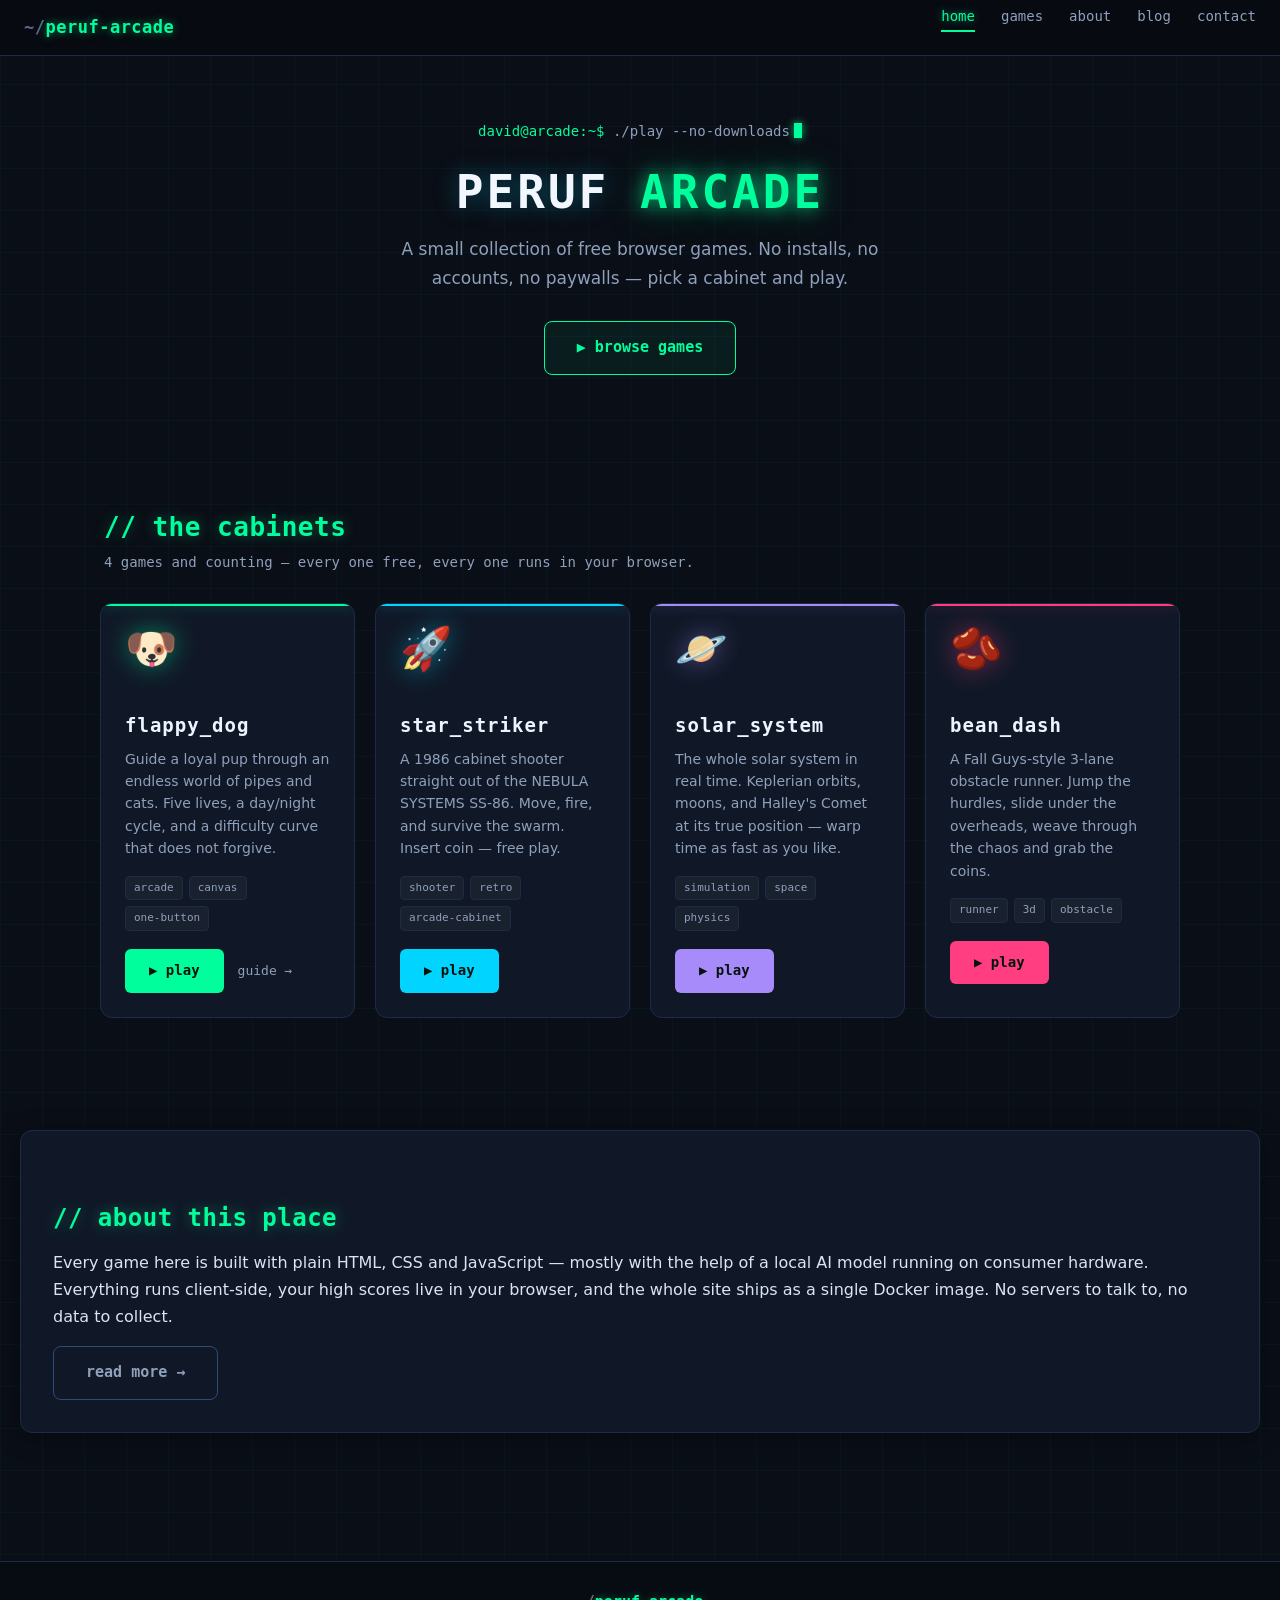
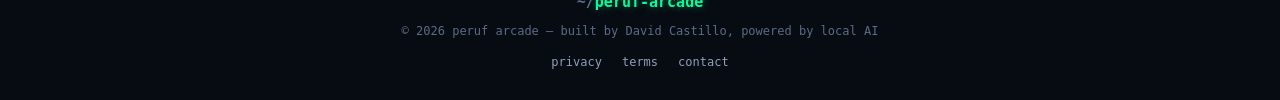
<file: index.html>
<!DOCTYPE html>
<html lang="en">
<head>
<meta charset="UTF-8">
<meta name="viewport" content="width=device-width, initial-scale=1.0">
<title>Peruf Arcade — Free Browser Games | Play Now</title>
<meta name="description" content="A collection of free browser games: Flappy Dog, Star Striker, Solar System Simulator and Bean Dash. No downloads, no installs, no accounts — just pick a game and play.">
<meta name="keywords" content="browser games, free online games, arcade, flappy dog, star striker, bean dash, solar system simulator, canvas games">
<meta name="author" content="David Castillo">
<meta name="robots" content="index, follow, max-snippet:-1, max-image-preview:large, max-video-preview:-1">
<link rel="canonical" href="https://peruf.me/">
<link rel="icon" type="image/png" href="/favicon.png">
<link rel="stylesheet" href="/styles.css">

<meta property="og:type" content="website">
<meta property="og:title" content="Peruf Arcade — Free Browser Games">
<meta property="og:description" content="A small arcade of free browser games. No installs, no accounts — pick a cabinet and play.">
<meta property="og:url" content="https://peruf.me/">
<meta property="og:site_name" content="Peruf Arcade">

<meta name="twitter:card" content="summary">
<meta name="twitter:title" content="Peruf Arcade — Free Browser Games">
<meta name="twitter:description" content="A small arcade of free browser games. No installs, no accounts — pick a cabinet and play.">

<meta name="theme-color" content="#0a0e16">

<script type="application/ld+json">
{
  "@context": "https://schema.org",
  "@type": "WebSite",
  "name": "Peruf Arcade",
  "description": "A collection of free browser games built with plain HTML, CSS and JavaScript.",
  "url": "https://peruf.me/",
  "author": {
    "@type": "Person",
    "name": "David Castillo"
  }
}
</script>

<!-- Google tag (gtag.js) -->
<script async src="https://www.googletagmanager.com/gtag/js?id=G-N8LLXCNY16"></script>
<script>
  window.dataLayer = window.dataLayer || [];
  function gtag(){dataLayer.push(arguments);}
  gtag('js', new Date());
  gtag('config', 'G-N8LLXCNY16');
</script>
<script async src="https://pagead2.googlesyndication.com/pagead/js/adsbygoogle.js?client=ca-pub-5408741906258224" crossorigin="anonymous"></script>
</head>
<body>

<nav class="navbar">
  <a href="/" class="nav-logo"><span class="logo-dim">~/</span>peruf-arcade</a>
  <button class="hamburger" aria-label="Menu">
    <span></span><span></span><span></span>
  </button>
  <ul class="nav-links">
    <li><a href="/" class="nav-link active">home</a></li>
    <li><a href="/#games" class="nav-link">games</a></li>
    <li><a href="/about.html" class="nav-link">about</a></li>
    <li><a href="/blog/game-story.html" class="nav-link">blog</a></li>
    <li><a href="/contact.html" class="nav-link">contact</a></li>
  </ul>
</nav>

<header class="hero">
  <p class="terminal-line"><span class="prompt">david@arcade:~$</span> ./play --no-downloads<span class="cursor"></span></p>
  <h1>PERUF <span class="neon">ARCADE</span></h1>
  <p class="subtitle">A small collection of free browser games. No installs, no accounts, no paywalls — pick a cabinet and play.</p>
  <a href="#games" class="btn">▶ browse games</a>
</header>

<main id="games" class="page-content">
  <div class="section-head">
    <h2 class="section-title">// the cabinets</h2>
    <p class="section-sub">4 games and counting — every one free, every one runs in your browser.</p>
  </div>

  <div class="game-grid">
    <article class="game-card" style="--card-accent: var(--neon-green); --card-glow: rgba(0, 255, 156, 0.45);">
      <div class="card-icon">🐶</div>
      <div class="card-body">
        <h3 class="card-title">flappy_dog</h3>
        <p class="card-desc">Guide a loyal pup through an endless world of pipes and cats. Five lives, a day/night cycle, and a difficulty curve that does not forgive.</p>
        <div class="card-tags">
          <span class="tag">arcade</span>
          <span class="tag">canvas</span>
          <span class="tag">one-button</span>
        </div>
      </div>
      <div class="card-actions">
        <a class="play-btn" href="/games/flappy-dog/">▶ play</a>
        <a class="card-link" href="/guide.html">guide →</a>
      </div>
    </article>

    <article class="game-card" style="--card-accent: var(--neon-cyan); --card-glow: rgba(0, 212, 255, 0.45);">
      <div class="card-icon">🚀</div>
      <div class="card-body">
        <h3 class="card-title">star_striker</h3>
        <p class="card-desc">A 1986 cabinet shooter straight out of the NEBULA SYSTEMS SS-86. Move, fire, and survive the swarm. Insert coin — free play.</p>
        <div class="card-tags">
          <span class="tag">shooter</span>
          <span class="tag">retro</span>
          <span class="tag">arcade-cabinet</span>
        </div>
      </div>
      <div class="card-actions">
        <a class="play-btn" href="/games/star-striker/">▶ play</a>
      </div>
    </article>

    <article class="game-card" style="--card-accent: var(--neon-purple); --card-glow: rgba(167, 139, 250, 0.45);">
      <div class="card-icon">🪐</div>
      <div class="card-body">
        <h3 class="card-title">solar_system</h3>
        <p class="card-desc">The whole solar system in real time. Keplerian orbits, moons, and Halley's Comet at its true position — warp time as fast as you like.</p>
        <div class="card-tags">
          <span class="tag">simulation</span>
          <span class="tag">space</span>
          <span class="tag">physics</span>
        </div>
      </div>
      <div class="card-actions">
        <a class="play-btn" href="/games/solar-system-sim/">▶ play</a>
      </div>
    </article>

    <article class="game-card" style="--card-accent: var(--neon-pink); --card-glow: rgba(255, 61, 129, 0.45);">
      <div class="card-icon">🫘</div>
      <div class="card-body">
        <h3 class="card-title">bean_dash</h3>
        <p class="card-desc">A Fall Guys-style 3-lane obstacle runner. Jump the hurdles, slide under the overheads, weave through the chaos and grab the coins.</p>
        <div class="card-tags">
          <span class="tag">runner</span>
          <span class="tag">3d</span>
          <span class="tag">obstacle</span>
        </div>
      </div>
      <div class="card-actions">
        <a class="play-btn" href="/games/fallguys-mod/">▶ play</a>
      </div>
    </article>
  </div>
</main>

<section class="page-content">
  <div class="content-card">
    <h2>// about this place</h2>
    <p>Every game here is built with plain HTML, CSS and JavaScript — mostly with the help of a local AI model running on consumer hardware. Everything runs client-side, your high scores live in your browser, and the whole site ships as a single Docker image. No servers to talk to, no data to collect.</p>
    <a class="btn btn-ghost" href="/about.html">read more →</a>
  </div>
</section>

<footer class="site-footer">
  <div class="footer-inner">
    <div class="footer-brand"><span class="logo-dim">~/</span>peruf-arcade</div>
    <div class="footer-copy">&copy; 2026 peruf arcade — built by David Castillo, powered by local AI</div>
    <div class="footer-links">
      <a href="/privacy.html">privacy</a>
      <a href="/terms.html">terms</a>
      <a href="/contact.html">contact</a>
    </div>
  </div>
</footer>

<script src="/nav.js"></script>
</body>
</html>
</file>
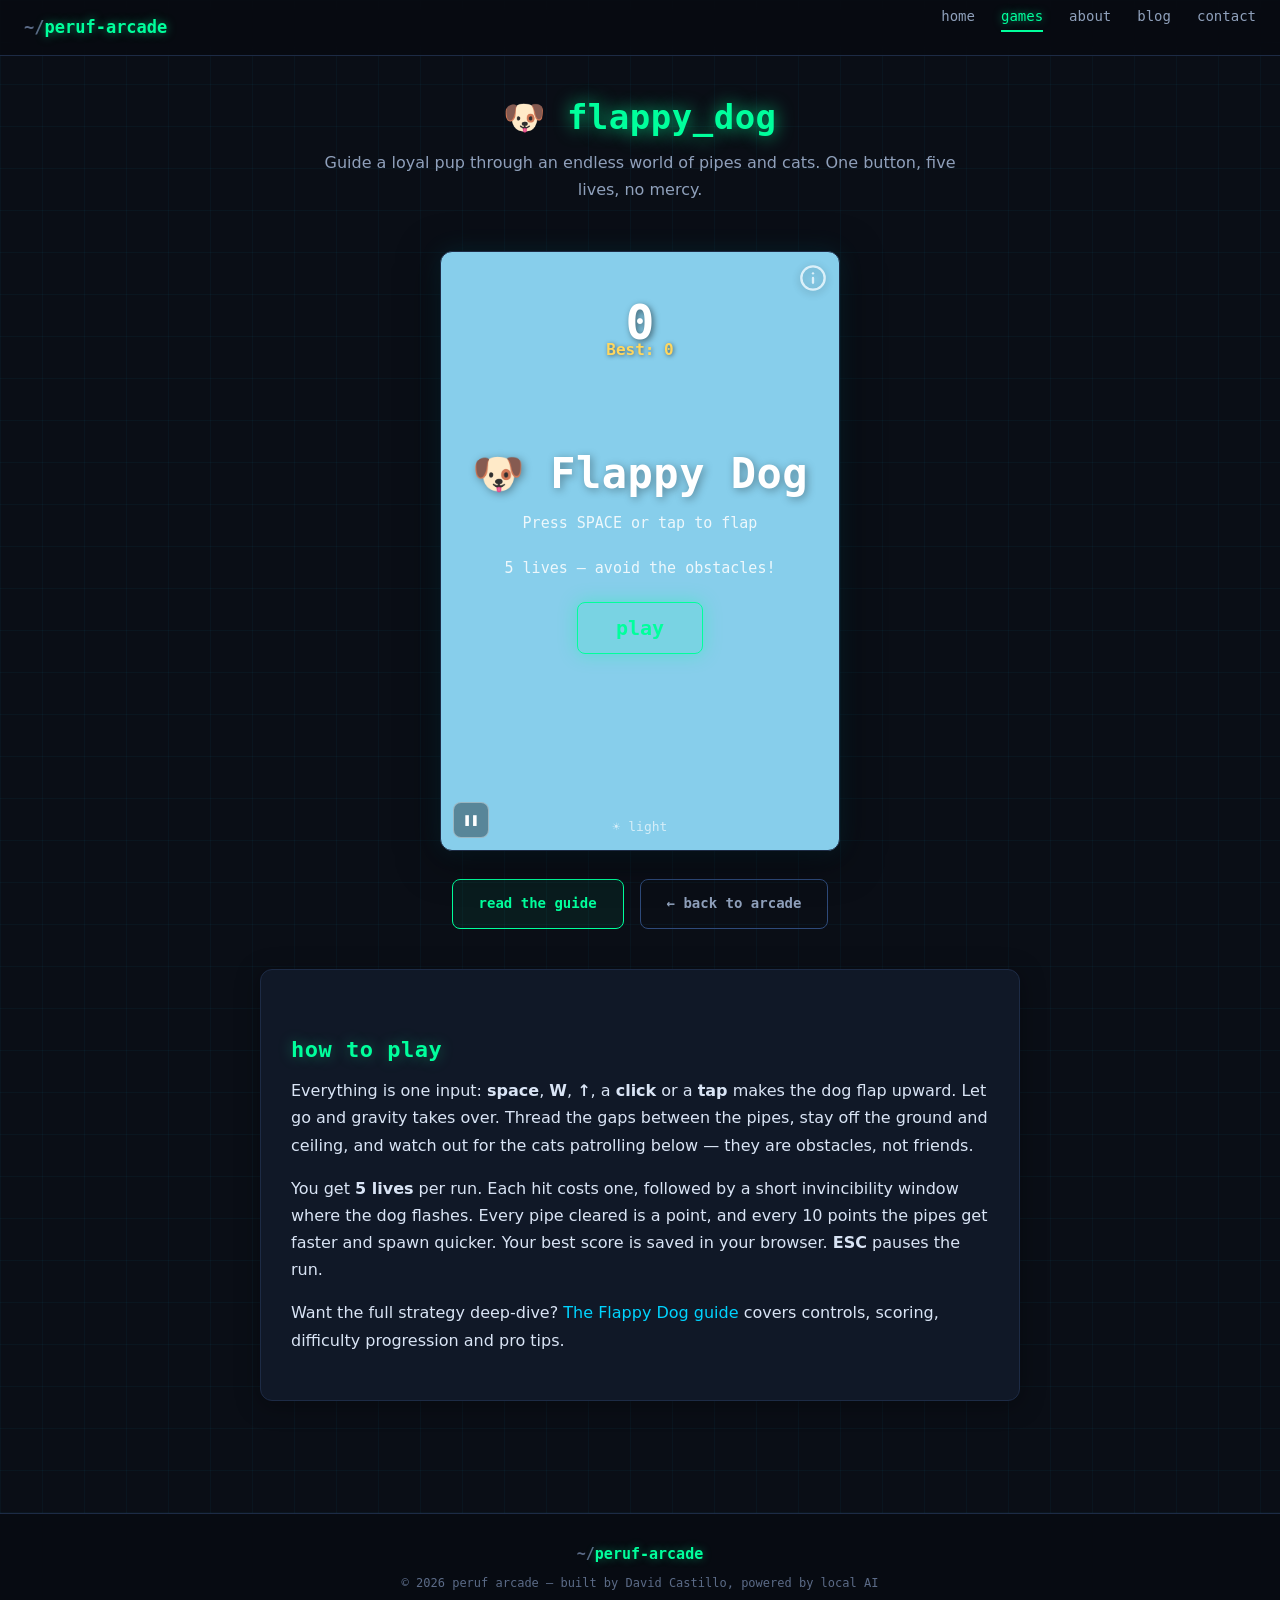
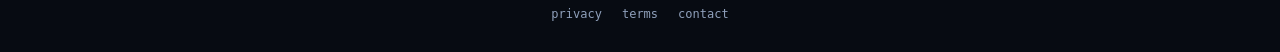
<file: games/flappy-dog/index.html>
<!DOCTYPE html>
<html lang="en">
<head>
<meta charset="UTF-8">
<meta name="viewport" content="width=device-width, initial-scale=1.0">
<title>Flappy Dog | Peruf Arcade — Free Browser Game</title>
<meta name="description" content="Play Flappy Dog, a free browser-based arcade game. Guide your dog through obstacles, dodge pipes, and beat your high score. Fast, simple, and fun on mobile and desktop.">
<meta name="keywords" content="flappy dog, browser game, arcade game, free online game, casual game, dog game, mobile game, fun game">
<meta name="author" content="David Castillo">
<meta name="robots" content="index, follow, max-snippet:-1, max-image-preview:large, max-video-preview:-1">
<link rel="canonical" href="https://peruf.me/games/flappy-dog/">
<link rel="icon" type="image/png" href="/favicon.png">
<link rel="stylesheet" href="/games/flappy-dog/style.css">

<meta property="og:type" content="website">
<meta property="og:title" content="Flappy Dog | Peruf Arcade">
<meta property="og:description" content="Guide a loyal pup through an endless world of pipes and cats. Free, in your browser, no downloads.">
<meta property="og:url" content="https://peruf.me/games/flappy-dog/">
<meta property="og:site_name" content="Peruf Arcade">

<meta name="twitter:card" content="summary">
<meta name="twitter:title" content="Flappy Dog | Peruf Arcade">
<meta name="twitter:description" content="Guide a loyal pup through an endless world of pipes and cats. Free, in your browser.">

<meta name="theme-color" content="#0a0e16">

<script type="application/ld+json">
{
  "@context": "https://schema.org",
  "@type": "VideoGame",
  "name": "Flappy Dog",
  "description": "A browser-based arcade game where you guide a dog through endless obstacles. Dodge pipes, beat your high score, and enjoy dynamic day/night theming.",
  "url": "https://peruf.me/games/flappy-dog/",
  "genre": ["Action", "Arcade", "Casual"],
  "gamePlatform": "Web Browser",
  "operatingSystem": "Any",
  "applicationCategory": "Game",
  "offers": {
    "@type": "Offer",
    "price": "0",
    "priceCurrency": "USD"
  },
  "author": {
    "@type": "Person",
    "name": "David Castillo"
  },
  "datePublished": "2026-05-31",
  "keywords": "flappy dog, arcade game, browser game, casual game, free game"
}
</script>

<!-- Google tag (gtag.js) -->
<script async src="https://www.googletagmanager.com/gtag/js?id=G-N8LLXCNY16"></script>
<script>
  window.dataLayer = window.dataLayer || [];
  function gtag(){dataLayer.push(arguments);}
  gtag('js', new Date());
  gtag('config', 'G-N8LLXCNY16');
</script>
<script async src="https://pagead2.googlesyndication.com/pagead/js/adsbygoogle.js?client=ca-pub-5408741906258224" crossorigin="anonymous"></script>
</head>
<body class="light">

<nav class="navbar">
  <a href="/" class="nav-logo"><span class="logo-dim">~/</span>peruf-arcade</a>
  <button class="hamburger" aria-label="Menu">
    <span></span><span></span><span></span>
  </button>
  <ul class="nav-links">
    <li><a href="/" class="nav-link">home</a></li>
    <li><a href="/#games" class="nav-link active">games</a></li>
    <li><a href="/about.html" class="nav-link">about</a></li>
    <li><a href="/blog/game-story.html" class="nav-link">blog</a></li>
    <li><a href="/contact.html" class="nav-link">contact</a></li>
  </ul>
</nav>

<div class="hero">
  <h1>🐶 <span class="neon">flappy_dog</span></h1>
  <p class="subtitle">Guide a loyal pup through an endless world of pipes and cats. One button, five lives, no mercy.</p>
</div>

<div id="game" class="game-section">
  <div id="game-container">
    <canvas id="gameCanvas" width="400" height="600"></canvas>

    <div id="ui-overlay">
      <div id="score">0</div>
      <div id="best-score">Best: 0</div>
      <div id="lives"></div>
      <div id="theme-indicator">☀️ light</div>
    </div>

    <button id="pauseBtn" class="pause-btn" aria-label="Pause">❚❚</button>

    <div id="start-screen">
      <h1>🐶 Flappy Dog</h1>
      <p>Press SPACE or tap to flap</p>
      <p>5 lives &mdash; avoid the obstacles!</p>
      <button class="game-btn" id="startBtn">play</button>
    </div>

    <div id="gameover-screen" style="display:none;">
      <div id="new-best">🏆 New Best!</div>
      <h1>GAME OVER</h1>
      <div id="final-score">0</div>
      <div id="gameover-best">Best: 0</div>
      <p>points</p>
      <button class="game-btn" id="restartBtn">play again</button>
    </div>

    <div id="pause-screen" style="display:none;">
      <h1>PAUSED</h1>
      <p>press ESC to resume</p>
    </div>

    <svg class="info-icon" viewBox="0 0 24 24" fill="none" stroke="currentColor" stroke-width="2" stroke-linecap="round" stroke-linejoin="round">
      <circle cx="12" cy="12" r="10"></circle>
      <line x1="12" y1="16" x2="12" y2="12"></line>
      <line x1="12" y1="8" x2="12.01" y2="8"></line>
    </svg>

    <div id="info-modal" class="modal-overlay">
      <div class="modal-content">
        <span class="modal-close">&times;</span>
        <h3>info</h3>
        <p><strong>Contact:</strong> David — <a href="mailto:flappydog.comms.inbox@pm.me">flappydog.comms.inbox@pm.me</a></p>
        <p style="font-size: 13px; opacity: 0.8;"><strong>Disclaimer:</strong> Flappy Dog is a free browser-based game. This site may use third-party advertising cookies (such as Google AdSense) to serve personalized ads. By playing, you acknowledge this.</p>
      </div>
    </div>
  </div>
</div>

<div class="after-game">
  <a href="/guide.html" class="btn">read the guide</a>
  <a href="/" class="btn btn-ghost">← back to arcade</a>
</div>

<div class="page-content container">
  <div class="content-card">
    <h2>how to play</h2>
    <p>Everything is one input: <strong>space</strong>, <strong>W</strong>, <strong>↑</strong>, a <strong>click</strong> or a <strong>tap</strong> makes the dog flap upward. Let go and gravity takes over. Thread the gaps between the pipes, stay off the ground and ceiling, and watch out for the cats patrolling below — they are obstacles, not friends.</p>
    <p>You get <strong>5 lives</strong> per run. Each hit costs one, followed by a short invincibility window where the dog flashes. Every pipe cleared is a point, and every 10 points the pipes get faster and spawn quicker. Your best score is saved in your browser. <strong>ESC</strong> pauses the run.</p>
    <p>Want the full strategy deep-dive? <a href="/guide.html">The Flappy Dog guide</a> covers controls, scoring, difficulty progression and pro tips.</p>
  </div>
</div>

<footer class="site-footer">
  <div class="footer-inner">
    <div class="footer-brand"><span class="logo-dim">~/</span>peruf-arcade</div>
    <div class="footer-copy">&copy; 2026 peruf arcade — built by David Castillo, powered by local AI</div>
    <div class="footer-links">
      <a href="/privacy.html">privacy</a>
      <a href="/terms.html">terms</a>
      <a href="/contact.html">contact</a>
    </div>
  </div>
</footer>

<script>
const canvas = document.getElementById('gameCanvas');
const ctx = canvas.getContext('2d');
const W = canvas.width;
const H = canvas.height;

const scoreEl = document.getElementById('score');
const livesEl = document.getElementById('lives');
const startScreen = document.getElementById('start-screen');
const gameoverScreen = document.getElementById('gameover-screen');
const pauseScreen = document.getElementById('pause-screen');
const finalScoreEl = document.getElementById('final-score');
const gameoverBestEl = document.getElementById('gameover-best');
const newBestEl = document.getElementById('new-best');
const themeIndicator = document.getElementById('theme-indicator');
const startBtn = document.getElementById('startBtn');
const restartBtn = document.getElementById('restartBtn');

let dog, pipes, score, lives, gameRunning, gamePaused, gravity, flapPower;
let bestScore = parseInt(localStorage.getItem('flappyDogBest')) || 0;
let pipeWidth, pipeGap, pipeSpeed, pipeSpawnInterval;
let lastPipeTime, animFrame;
let isDark = false;
let invincible = false;
let invincibleTimer = 0;
const INVINCIBLE_DURATION = 1500;
const INVINCIBLE_FLASH = 150;

let cats, catSpawnInterval, lastCatTime;
const catColors = [
  { body: '#f5a623', inner: '#f7c574' },
  { body: '#8e8e8e', inner: '#b0b0b0' },
  { body: '#e8e8e8', inner: '#f5f5f5' },
  { body: '#3a3a3a', inner: '#5a5a5a' },
  { body: '#d4871c', inner: '#e8a040' },
];

function startThemeCycle() {
  setInterval(() => {
    isDark = !isDark;
    document.body.className = isDark ? 'dark' : 'light';
    themeIndicator.textContent = isDark ? '🌙 dark' : '☀️ light';
  }, 20000);
}

function initDog() {
  dog = {
    x: 80,
    y: H / 2,
    w: 40,
    h: 40,
    vy: 0,
    radius: 20
  };
  gravity = 0.25;
  flapPower = -5.5;
}

function initGame() {
  initDog();
  pipes = [];
  score = 0;
  lives = 5;
  gameRunning = true;
  gamePaused = false;
  pauseScreen.style.display = 'none';
  pipeWidth = 56;
  pipeGap = 150;
  pipeSpeed = 2.8;
  pipeSpawnInterval = 1600;
  lastPipeTime = 0;
  invincible = false;
  invincibleTimer = 0;
  cats = [];
  catSpawnInterval = 2500;
  lastCatTime = 0;
  scoreEl.textContent = '0';
  gameoverBestEl.textContent = `Best: ${bestScore}`;
  document.getElementById('best-score').textContent = `Best: ${bestScore}`;
  newBestEl.style.display = 'none';
  updateLives();
}

function updateBestScore() {
  if (score > bestScore) {
    bestScore = score;
    localStorage.setItem('flappyDogBest', bestScore);
  }
  document.getElementById('best-score').textContent = `Best: ${bestScore}`;
  gameoverBestEl.textContent = `Best: ${bestScore}`;
}

function updateLives() {
  let html = '';
  for (let i = 0; i < lives; i++) html += '❤️';
  livesEl.textContent = html;
}

function flap() {
  if (!gameRunning) return;
  dog.vy = flapPower;
}

document.addEventListener('keydown', (e) => {
  if (e.code === 'Space' || e.code === 'ArrowUp' || e.code === 'KeyW') {
    e.preventDefault();
    flap();
  }
});
canvas.addEventListener('click', flap);
canvas.addEventListener('touchstart', (e) => { e.preventDefault(); flap(); });

function spawnPipe() {
  const minY = 80;
  const maxY = H - pipeGap - 80;
  const topH = Math.random() * (maxY - minY) + minY;
  pipes.push({
    x: W,
    topH: topH,
    bottomY: topH + pipeGap,
    scored: false
  });
}

function spawnCat() {
  const colorIdx = Math.floor(Math.random() * catColors.length);
  const groundY = H - 50;
  cats.push({
    x: W + 20,
    y: groundY - 14,
    w: 30,
    h: 26,
    color: catColors[colorIdx],
    tailPhase: Math.random() * Math.PI * 2,
    blinkTimer: Math.random() * 3000,
  });
}

function drawCat(c, time) {
  const cx = c.x;
  const cy = c.y;
  const r = 13;

  ctx.beginPath();
  ctx.ellipse(cx, cy + 4, r * 0.9, r * 0.65, 0, 0, Math.PI * 2);
  ctx.fillStyle = c.color.body;
  ctx.fill();
  ctx.strokeStyle = isDark ? 'rgba(0,0,0,0.3)' : 'rgba(0,0,0,0.15)';
  ctx.lineWidth = 1.5;
  ctx.stroke();

  ctx.beginPath();
  ctx.arc(cx, cy - 6, r * 0.7, 0, Math.PI * 2);
  ctx.fillStyle = c.color.body;
  ctx.fill();
  ctx.strokeStyle = isDark ? 'rgba(0,0,0,0.3)' : 'rgba(0,0,0,0.15)';
  ctx.stroke();

  const earSize = 7;
  ctx.beginPath();
  ctx.moveTo(cx - 8, cy - 11);
  ctx.lineTo(cx - 12, cy - 20);
  ctx.lineTo(cx - 3, cy - 13);
  ctx.closePath();
  ctx.fillStyle = c.color.body;
  ctx.fill();
  ctx.stroke();

  ctx.beginPath();
  ctx.moveTo(cx + 8, cy - 11);
  ctx.lineTo(cx + 12, cy - 20);
  ctx.lineTo(cx + 3, cy - 13);
  ctx.closePath();
  ctx.fill();
  ctx.stroke();

  ctx.beginPath();
  ctx.moveTo(cx - 8, cy - 11);
  ctx.lineTo(cx - 11, cy - 17);
  ctx.lineTo(cx - 4, cy - 12);
  ctx.closePath();
  ctx.fillStyle = c.color.inner;
  ctx.fill();

  ctx.beginPath();
  ctx.moveTo(cx + 8, cy - 11);
  ctx.lineTo(cx + 11, cy - 17);
  ctx.lineTo(cx + 4, cy - 12);
  ctx.closePath();
  ctx.fill();

  const blinking = (time % 4000) > 3800 && (time % 4000 + c.blinkTimer) % 4000 > 3800;
  const eyeY = cy - 7;
  const eyeR = blinking ? 0.5 : 2.8;

  ctx.beginPath();
  ctx.ellipse(cx - 4, eyeY, eyeR, eyeR, 0, 0, Math.PI * 2);
  ctx.fillStyle = isDark ? '#d4e060' : '#a0c830';
  ctx.fill();

  ctx.beginPath();
  ctx.ellipse(cx + 4, eyeY, eyeR, eyeR, 0, 0, Math.PI * 2);
  ctx.fill();

  if (!blinking) {
    ctx.beginPath();
    ctx.ellipse(cx - 4, eyeY, 0.7, eyeR, 0, 0, Math.PI * 2);
    ctx.fillStyle = '#111';
    ctx.fill();

    ctx.beginPath();
    ctx.ellipse(cx + 4, eyeY, 0.7, eyeR, 0, 0, Math.PI * 2);
    ctx.fill();
  }

  ctx.beginPath();
  ctx.moveTo(cx, cy - 3);
  ctx.lineTo(cx - 2, cy - 1);
  ctx.lineTo(cx + 2, cy - 1);
  ctx.closePath();
  ctx.fillStyle = isDark ? '#e88' : '#f89090';
  ctx.fill();

  ctx.beginPath();
  ctx.moveTo(cx - 4, cy + 1);
  ctx.quadraticCurveTo(cx - 2, cy + 3, cx, cy + 1);
  ctx.quadraticCurveTo(cx + 2, cy + 3, cx + 4, cy + 1);
  ctx.strokeStyle = isDark ? 'rgba(0,0,0,0.4)' : 'rgba(0,0,0,0.3)';
  ctx.lineWidth = 1;
  ctx.stroke();

  ctx.strokeStyle = isDark ? 'rgba(255,255,255,0.3)' : 'rgba(0,0,0,0.25)';
  ctx.lineWidth = 0.8;

  ctx.beginPath();
  ctx.moveTo(cx - 7, cy - 3);
  ctx.lineTo(cx - 16, cy - 6);
  ctx.stroke();
  ctx.beginPath();
  ctx.moveTo(cx - 7, cy - 1);
  ctx.lineTo(cx - 16, cy - 1);
  ctx.stroke();

  ctx.beginPath();
  ctx.moveTo(cx + 7, cy - 3);
  ctx.lineTo(cx + 16, cy - 6);
  ctx.stroke();
  ctx.beginPath();
  ctx.moveTo(cx + 7, cy - 1);
  ctx.lineTo(cx + 16, cy - 1);
  ctx.stroke();

  const tailWag = Math.sin(time * 0.005 + c.tailPhase) * 6;
  ctx.beginPath();
  ctx.moveTo(cx + r * 0.7, cy + 4);
  ctx.quadraticCurveTo(cx + r + 6, cy - 4 + tailWag, cx + r + 4, cy - 12 + tailWag);
  ctx.strokeStyle = c.color.body;
  ctx.lineWidth = 3;
  ctx.lineCap = 'round';
  ctx.stroke();
  ctx.lineCap = 'butt';
}

function checkCollision() {
  if (invincible) return false;

  if (dog.y - dog.radius < 0 || dog.y + dog.radius > H) return true;

  for (let p of pipes) {
    if (dog.x + dog.radius > p.x && dog.x - dog.radius < p.x + pipeWidth) {
      if (dog.y - dog.radius < p.topH || dog.y + dog.radius > p.bottomY) {
        return true;
      }
    }
  }
  return false;
}

function drawDog(time) {
  const cx = dog.x;
  const cy = dog.y;
  const r = dog.radius;

  if (invincible && Math.floor(time / INVINCIBLE_FLASH) % 2 === 0) {
    ctx.globalAlpha = 0.3;
  }

  ctx.beginPath();
  ctx.arc(cx, cy, r, 0, Math.PI * 2);
  const bodyGrad = ctx.createRadialGradient(cx - 5, cy - 5, 2, cx, cy, r);
  bodyGrad.addColorStop(0, isDark ? '#d4a056' : '#c88b3a');
  bodyGrad.addColorStop(1, isDark ? '#a07030' : '#8B6914');
  ctx.fillStyle = bodyGrad;
  ctx.fill();
  ctx.strokeStyle = isDark ? '#6b5020' : '#5a4010';
  ctx.lineWidth = 2;
  ctx.stroke();

  ctx.beginPath();
  ctx.ellipse(cx - r * 0.85, cy - r * 0.5, r * 0.45, r * 0.7, -0.3, 0, Math.PI * 2);
  ctx.fillStyle = isDark ? '#8a5a28' : '#7a5a28';
  ctx.fill();

  ctx.beginPath();
  ctx.ellipse(cx + r * 0.85, cy - r * 0.5, r * 0.45, r * 0.7, 0.3, 0, Math.PI * 2);
  ctx.fill();

  ctx.beginPath();
  ctx.ellipse(cx - r * 0.85, cy - r * 0.45, r * 0.22, r * 0.4, -0.3, 0, Math.PI * 2);
  ctx.fillStyle = isDark ? '#e8a0a0' : '#f0b0a0';
  ctx.fill();

  ctx.beginPath();
  ctx.ellipse(cx + r * 0.85, cy - r * 0.45, r * 0.22, r * 0.4, 0.3, 0, Math.PI * 2);
  ctx.fill();

  const eyeOffX = r * 0.35;
  const eyeOffY = -r * 0.15;
  const eyeR = r * 0.28;

  ctx.beginPath();
  ctx.arc(cx - eyeOffX, cy + eyeOffY, eyeR, 0, Math.PI * 2);
  ctx.fillStyle = '#fff';
  ctx.fill();

  ctx.beginPath();
  ctx.arc(cx + eyeOffX, cy + eyeOffY, eyeR, 0, Math.PI * 2);
  ctx.fill();

  const pupilR = eyeR * 0.6;
  ctx.beginPath();
  ctx.arc(cx - eyeOffX + 1, cy + eyeOffY + 1, pupilR, 0, Math.PI * 2);
  ctx.fillStyle = '#222';
  ctx.fill();

  ctx.beginPath();
  ctx.arc(cx + eyeOffX + 1, cy + eyeOffY + 1, pupilR, 0, Math.PI * 2);
  ctx.fill();

  ctx.beginPath();
  ctx.arc(cx - eyeOffX - 2, cy + eyeOffY - 2, pupilR * 0.4, 0, Math.PI * 2);
  ctx.fillStyle = '#fff';
  ctx.fill();

  ctx.beginPath();
  ctx.arc(cx + eyeOffX - 2, cy + eyeOffY - 2, pupilR * 0.4, 0, Math.PI * 2);
  ctx.fill();

  ctx.beginPath();
  ctx.ellipse(cx, cy + r * 0.35, r * 0.22, r * 0.16, 0, 0, Math.PI * 2);
  ctx.fillStyle = '#222';
  ctx.fill();

  ctx.beginPath();
  ctx.arc(cx, cy + r * 0.3, r * 0.3, 0.2, Math.PI - 0.2);
  ctx.strokeStyle = '#222';
  ctx.lineWidth = 1.8;
  ctx.stroke();

  ctx.beginPath();
  ctx.ellipse(cx + 4, cy + r * 0.55, r * 0.12, r * 0.2, 0.2, 0, Math.PI * 2);
  ctx.fillStyle = isDark ? '#e07070' : '#e87070';
  ctx.fill();

  ctx.globalAlpha = 1;
}

function drawPipe(p) {
  const capH = 26;
  const capExtra = 6;

  const tGrad = ctx.createLinearGradient(p.x, 0, p.x + pipeWidth, 0);
  tGrad.addColorStop(0, isDark ? '#2a7a3a' : '#5cb85c');
  tGrad.addColorStop(0.5, isDark ? '#3a9a4a' : '#72d472');
  tGrad.addColorStop(1, isDark ? '#2a7a3a' : '#5cb85c');

  ctx.fillStyle = tGrad;
  ctx.fillRect(p.x, 0, pipeWidth, p.topH);

  ctx.fillStyle = isDark ? '#35a045' : '#60c860';
  ctx.fillRect(p.x - capExtra, p.topH - capH, pipeWidth + capExtra * 2, capH);
  ctx.strokeStyle = isDark ? '#1a5a2a' : '#3a8a3a';
  ctx.lineWidth = 2;
  ctx.strokeRect(p.x - capExtra, p.topH - capH, pipeWidth + capExtra * 2, capH);
  ctx.strokeRect(p.x, 0, pipeWidth, p.topH);

  ctx.fillStyle = tGrad;
  ctx.fillRect(p.x, p.bottomY, pipeWidth, H - p.bottomY);

  ctx.fillStyle = isDark ? '#35a045' : '#60c860';
  ctx.fillRect(p.x - capExtra, p.bottomY, pipeWidth + capExtra * 2, capH);
  ctx.strokeStyle = isDark ? '#1a5a2a' : '#3a8a3a';
  ctx.strokeRect(p.x - capExtra, p.bottomY, pipeWidth + capExtra * 2, capH);
  ctx.strokeRect(p.x, p.bottomY, pipeWidth, H - p.bottomY);
}

function drawBackground(time) {
  ctx.fillStyle = isDark ? 'rgba(255,255,255,0.06)' : 'rgba(255,255,255,0.7)';
  const cloudYs = [60, 140, 220];
  for (let i = 0; i < 3; i++) {
    const bx = ((time * 0.02 + i * 180) % (W + 120)) - 60;
    drawCloud(bx, cloudYs[i], 30 + i * 8);
  }

  const gH = 50;
  const gY = H - gH;
  const gGrad = ctx.createLinearGradient(0, gY, 0, H);
  gGrad.addColorStop(0, isDark ? '#3a6a2a' : '#78c850');
  gGrad.addColorStop(0.15, isDark ? '#2a4a1a' : '#5aaa30');
  gGrad.addColorStop(1, isDark ? '#1a2a10' : '#4a8a20');
  ctx.fillStyle = gGrad;
  ctx.fillRect(0, gY, W, gH);

  ctx.strokeStyle = isDark ? '#4a8a3a' : '#80d060';
  ctx.lineWidth = 3;
  ctx.beginPath();
  ctx.moveTo(0, gY);
  ctx.lineTo(W, gY);
  ctx.stroke();

  ctx.fillStyle = isDark ? 'rgba(255,255,255,0.04)' : 'rgba(255,255,255,0.15)';
  const stripeOff = (time * 0.05) % 40;
  for (let x = -stripeOff; x < W; x += 40) {
    ctx.fillRect(x, gY + 4, 20, gH - 8);
  }
}

function drawCloud(x, y, r) {
  ctx.beginPath();
  ctx.arc(x, y, r, 0, Math.PI * 2);
  ctx.arc(x + r * 0.8, y - r * 0.3, r * 0.7, 0, Math.PI * 2);
  ctx.arc(x + r * 1.4, y, r * 0.6, 0, Math.PI * 2);
  ctx.arc(x - r * 0.5, y + r * 0.1, r * 0.5, 0, Math.PI * 2);
  ctx.fill();
}

function drawStars(time) {
  if (!isDark) return;
  ctx.fillStyle = 'rgba(255,255,255,0.5)';
  const seed = 42;
  for (let i = 0; i < 30; i++) {
    const sx = ((seed * (i + 1) * 7) % W);
    const sy = ((seed * (i + 1) * 13) % (H - 80));
    const twinkle = Math.sin(time * 0.003 + i) * 0.5 + 0.5;
    ctx.globalAlpha = 0.3 + twinkle * 0.5;
    ctx.beginPath();
    ctx.arc(sx, sy, 1 + twinkle, 0, Math.PI * 2);
    ctx.fill();
  }
  ctx.globalAlpha = 1;
}

let lastTime = 0;

function gameLoop(timestamp) {
  if (!gameRunning) return;
  if (gamePaused) return;

  const dt = timestamp - lastTime;
  lastTime = timestamp;

  ctx.clearRect(0, 0, W, H);

  drawBackground(timestamp);
  drawStars(timestamp);

  dog.vy += gravity;
  if (dog.vy > 6) dog.vy = 6;
  dog.y += dog.vy;

  if (timestamp - lastPipeTime > pipeSpawnInterval) {
    spawnPipe();
    lastPipeTime = timestamp;
  }

  if (timestamp - lastCatTime > catSpawnInterval) {
    spawnCat();
    lastCatTime = timestamp;
  }

  for (let i = pipes.length - 1; i >= 0; i--) {
    pipes[i].x -= pipeSpeed;

    if (!pipes[i].scored && pipes[i].x + pipeWidth < dog.x) {
      pipes[i].scored = true;
      score++;
      scoreEl.textContent = score;

      if (score % 10 === 0) {
        pipeSpeed = Math.min(pipeSpeed + 0.2, 5);
        pipeSpawnInterval = Math.max(pipeSpawnInterval - 40, 900);
      }
    }

    if (pipes[i].x + pipeWidth < -10) {
      pipes.splice(i, 1);
    }
  }

  for (let p of pipes) {
    drawPipe(p);
  }

  for (let i = cats.length - 1; i >= 0; i--) {
    cats[i].x -= pipeSpeed * 0.7;
    if (cats[i].x < -40) {
      cats.splice(i, 1);
    }
  }

  for (let c of cats) {
    drawCat(c, timestamp);
  }

  if (invincible) {
    if (timestamp > invincibleTimer) {
      invincible = false;
    }
  }

  if (!invincible) {
    for (let c of cats) {
      const dx = dog.x - c.x;
      const dy = dog.y - (c.y);
      const dist = Math.sqrt(dx * dx + dy * dy);
      if (dist < dog.radius + 12) {
        lives--;
        updateLives();
        if (lives <= 0) {
          gameRunning = false;
          finalScoreEl.textContent = score;
          updateBestScore();
          if (score === bestScore) {
            newBestEl.style.display = 'block';
          }
          gameoverScreen.style.display = 'flex';
          return;
        } else {
          invincible = true;
          invincibleTimer = timestamp + INVINCIBLE_DURATION;
          dog.y = H / 2;
          dog.vy = 0;
        }
        break;
      }
    }
  }

  if (checkCollision()) {
    lives--;
    updateLives();
    if (lives <= 0) {
      gameRunning = false;
      finalScoreEl.textContent = score;
      updateBestScore();
      if (score === bestScore) {
        newBestEl.style.display = 'block';
      }
      gameoverScreen.style.display = 'flex';
      return;
    } else {
      invincible = true;
      invincibleTimer = timestamp + INVINCIBLE_DURATION;
      dog.y = H / 2;
      dog.vy = 0;
    }
  }

  drawDog(timestamp);

  animFrame = requestAnimationFrame(gameLoop);
}

startBtn.addEventListener('click', () => {
  startScreen.style.display = 'none';
  initGame();
  lastTime = performance.now();
  animFrame = requestAnimationFrame(gameLoop);
});

restartBtn.addEventListener('click', () => {
  gameoverScreen.style.display = 'none';
  initGame();
  lastTime = performance.now();
  animFrame = requestAnimationFrame(gameLoop);
});

function togglePause() {
  if (!gameRunning) return;
  gamePaused = !gamePaused;
  if (gamePaused) {
    pauseScreen.style.display = 'flex';
  } else {
    pauseScreen.style.display = 'none';
    lastTime = performance.now();
    animFrame = requestAnimationFrame(gameLoop);
  }
}

document.addEventListener('keydown', (e) => {
  if (e.key === 'Escape' || e.key === 'Esc') {
    togglePause();
  }
});

document.getElementById('pauseBtn').addEventListener('click', togglePause);

startThemeCycle();
initDog();

const infoIcon = document.querySelector('.info-icon');
const infoModal = document.getElementById('info-modal');
const modalClose = document.querySelector('.modal-close');

if (infoIcon && infoModal) {
  infoIcon.addEventListener('click', (e) => {
    e.stopPropagation();
    infoModal.style.display = 'flex';
  });
  modalClose.addEventListener('click', () => {
    infoModal.style.display = 'none';
  });
  infoModal.addEventListener('click', (e) => {
    if (e.target === infoModal) {
      infoModal.style.display = 'none';
    }
  });
}
</script>

<script src="/nav.js"></script>
</body>
</html>
</file>
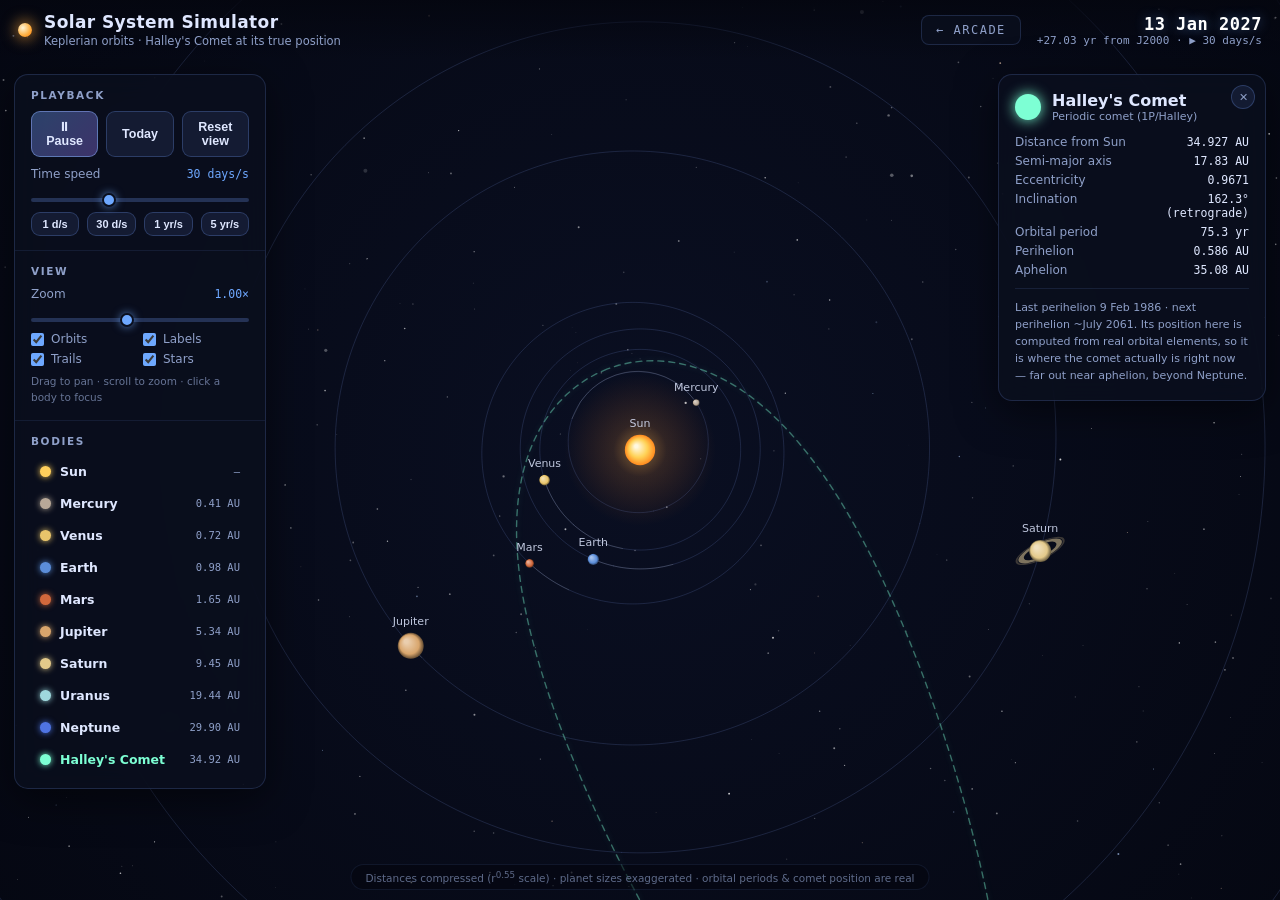
<file: games/solar-system-sim/index.html>
<!DOCTYPE html>
<html lang="en">
<head>
  <meta charset="UTF-8" />
  <meta name="viewport" content="width=device-width, initial-scale=1.0" />
  <link rel="icon" type="image/png" href="/favicon.png" />
  <title>Solar System Simulator</title>
  <link rel="stylesheet" href="style.css" />
  <!-- Google tag (gtag.js) -->
  <script async src="https://www.googletagmanager.com/gtag/js?id=G-N8LLXCNY16"></script>
  <script>
    window.dataLayer = window.dataLayer || [];
    function gtag(){dataLayer.push(arguments);}
    gtag('js', new Date());
    gtag('config', 'G-N8LLXCNY16');
  </script>
</head>
<body>
  <canvas id="scene"></canvas>

  <!-- ============ HEADER ============ -->
  <header id="topbar">
    <div class="brand">
      <span class="brand-dot"></span>
      <div>
        <h1>Solar System Simulator</h1>
        <p>Keplerian orbits &middot; Halley's Comet at its true position</p>
      </div>
    </div>
    <div class="topbar-right">
      <button id="panelToggle" aria-label="Toggle controls">☰</button>
      <a id="back-arcade" href="/">← arcade</a>
      <div class="clock">
        <div class="clock-date" id="simDate">—</div>
        <div class="clock-sub" id="simDateSub">—</div>
      </div>
    </div>
  </header>

  <!-- ============ CONTROL PANEL ============ -->
  <aside id="panel">
    <div class="panel-section">
      <h2>Playback</h2>
      <div class="row">
        <button id="btnPlay" class="btn primary" title="Space">⏸ Pause</button>
        <button id="btnToday" class="btn" title="Jump to real-world today">Today</button>
        <button id="btnReset" class="btn" title="Reset view">Reset view</button>
      </div>
      <label class="slider-label">
        <span>Time speed</span>
        <span class="slider-value" id="speedVal">30 days/s</span>
      </label>
      <input type="range" id="speed" min="0" max="1000" value="350" />
      <div class="row">
        <button class="btn small" data-speed="1">1 d/s</button>
        <button class="btn small" data-speed="30">30 d/s</button>
        <button class="btn small" data-speed="365">1 yr/s</button>
        <button class="btn small" data-speed="1825">5 yr/s</button>
      </div>
    </div>

    <div class="panel-section">
      <h2>View</h2>
      <label class="slider-label">
        <span>Zoom</span>
        <span class="slider-value" id="zoomVal">1.00×</span>
      </label>
      <input type="range" id="zoom" min="0" max="1000" value="500" />
      <div class="toggles">
        <label class="toggle"><input type="checkbox" id="tglOrbits" checked /><span>Orbits</span></label>
        <label class="toggle"><input type="checkbox" id="tglLabels" checked /><span>Labels</span></label>
        <label class="toggle"><input type="checkbox" id="tglTrails" checked /><span>Trails</span></label>
        <label class="toggle"><input type="checkbox" id="tglStars" checked /><span>Stars</span></label>
      </div>
      <p class="hint">Drag to pan &middot; scroll to zoom &middot; click a body to focus</p>
    </div>

    <div class="panel-section">
      <h2>Bodies</h2>
      <div id="bodyList" class="body-list"></div>
    </div>
  </aside>

  <!-- ============ INFO CARD ============ -->
  <aside id="infoCard" class="hidden">
    <button id="infoClose" class="info-close" title="Close">✕</button>
    <div class="info-head">
      <span class="info-swatch" id="infoSwatch"></span>
      <div>
        <h3 id="infoName">—</h3>
        <p id="infoType">—</p>
      </div>
    </div>
    <dl class="info-grid" id="infoGrid"></dl>
    <p class="info-note" id="infoNote"></p>
  </aside>

  <!-- ============ LEGEND ============ -->
  <footer id="legend">
    <span class="legend-note">Distances compressed (r<sup>0.55</sup> scale) &middot; planet sizes exaggerated &middot; orbital periods &amp; comet position are real</span>
  </footer>

  <script src="script.js"></script>
</body>
</html>
</file>
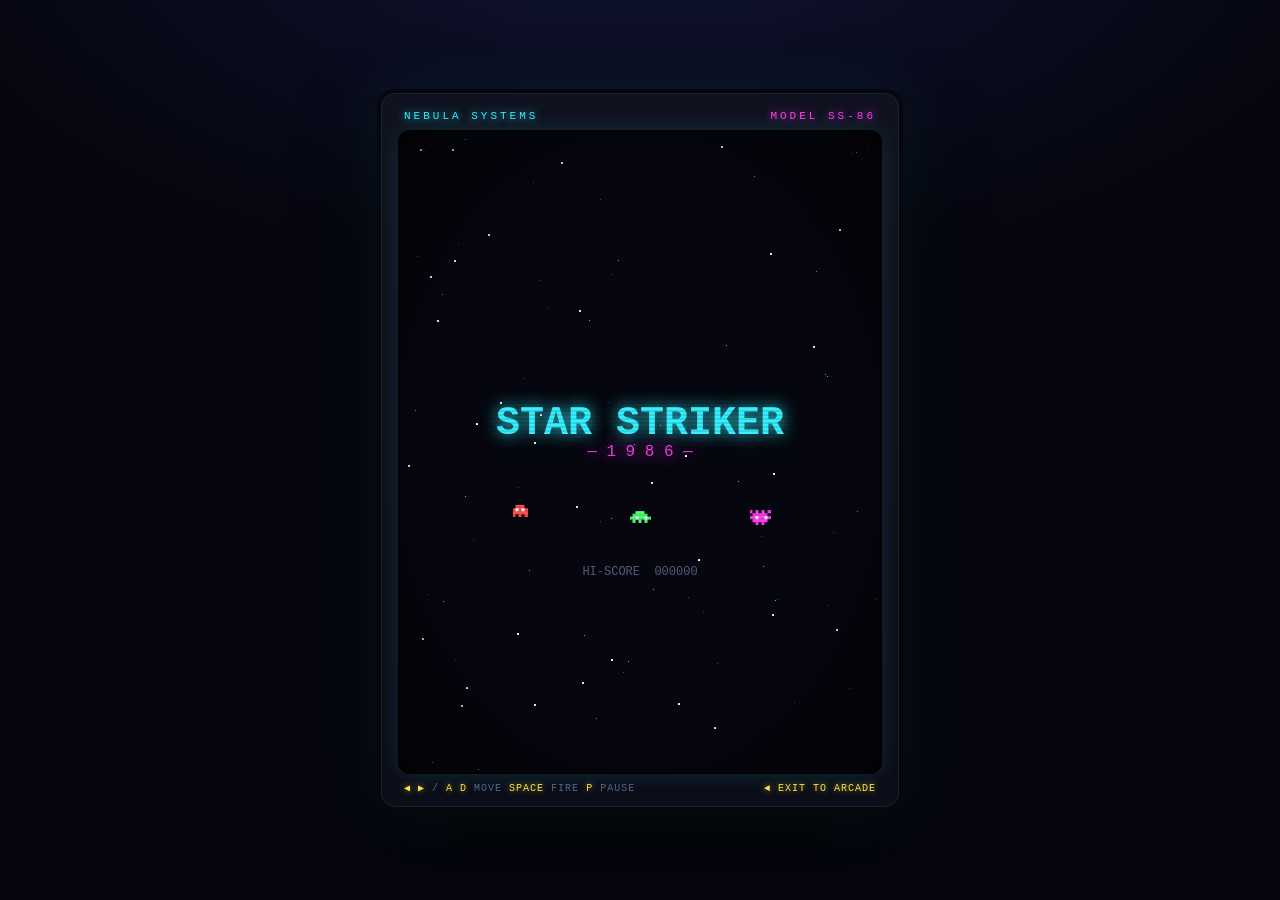
<file: games/star-striker/index.html>
<!DOCTYPE html>
<html lang="en">
<head>
  <meta charset="UTF-8" />
  <meta name="viewport" content="width=device-width, initial-scale=1.0" />
  <link rel="icon" type="image/png" href="/favicon.png" />
  <title>STAR STRIKER — 1986</title>
  <link rel="stylesheet" href="style.css" />
  <!-- Google tag (gtag.js) -->
  <script async src="https://www.googletagmanager.com/gtag/js?id=G-N8LLXCNY16"></script>
  <script>
    window.dataLayer = window.dataLayer || [];
    function gtag(){dataLayer.push(arguments);}
    gtag('js', new Date());
    gtag('config', 'G-N8LLXCNY16');
  </script>
</head>
<body>
  <div class="cabinet">
    <div class="cabinet__top">
      <span class="cabinet__brand">NEBULA&nbsp;SYSTEMS</span>
      <span class="cabinet__model">MODEL&nbsp;SS-86</span>
    </div>

    <div class="screen" id="screen">
      <canvas id="game" width="480" height="640"></canvas>
      <div class="scanlines"></div>
      <div class="vignette"></div>
      <div class="touch-controls" id="touchControls">
        <div class="tc-group">
          <button class="tc-btn" data-code="ArrowLeft" aria-label="Move left">◀</button>
          <button class="tc-btn" data-code="ArrowRight" aria-label="Move right">▶</button>
        </div>
        <button class="tc-btn tc-fire" data-code="Space" aria-label="Fire">FIRE</button>
      </div>
    </div>

    <div class="cabinet__bottom">
      <div class="hint">
        <span class="key">◀ ▶</span> / <span class="key">A D</span> move
        <span class="key">SPACE</span> fire
        <span class="key">P</span> pause
      </div>
      <a class="hint exit" href="/">◄ EXIT TO ARCADE</a>
    </div>
  </div>

  <script src="game.js"></script>
</body>
</html>
</file>
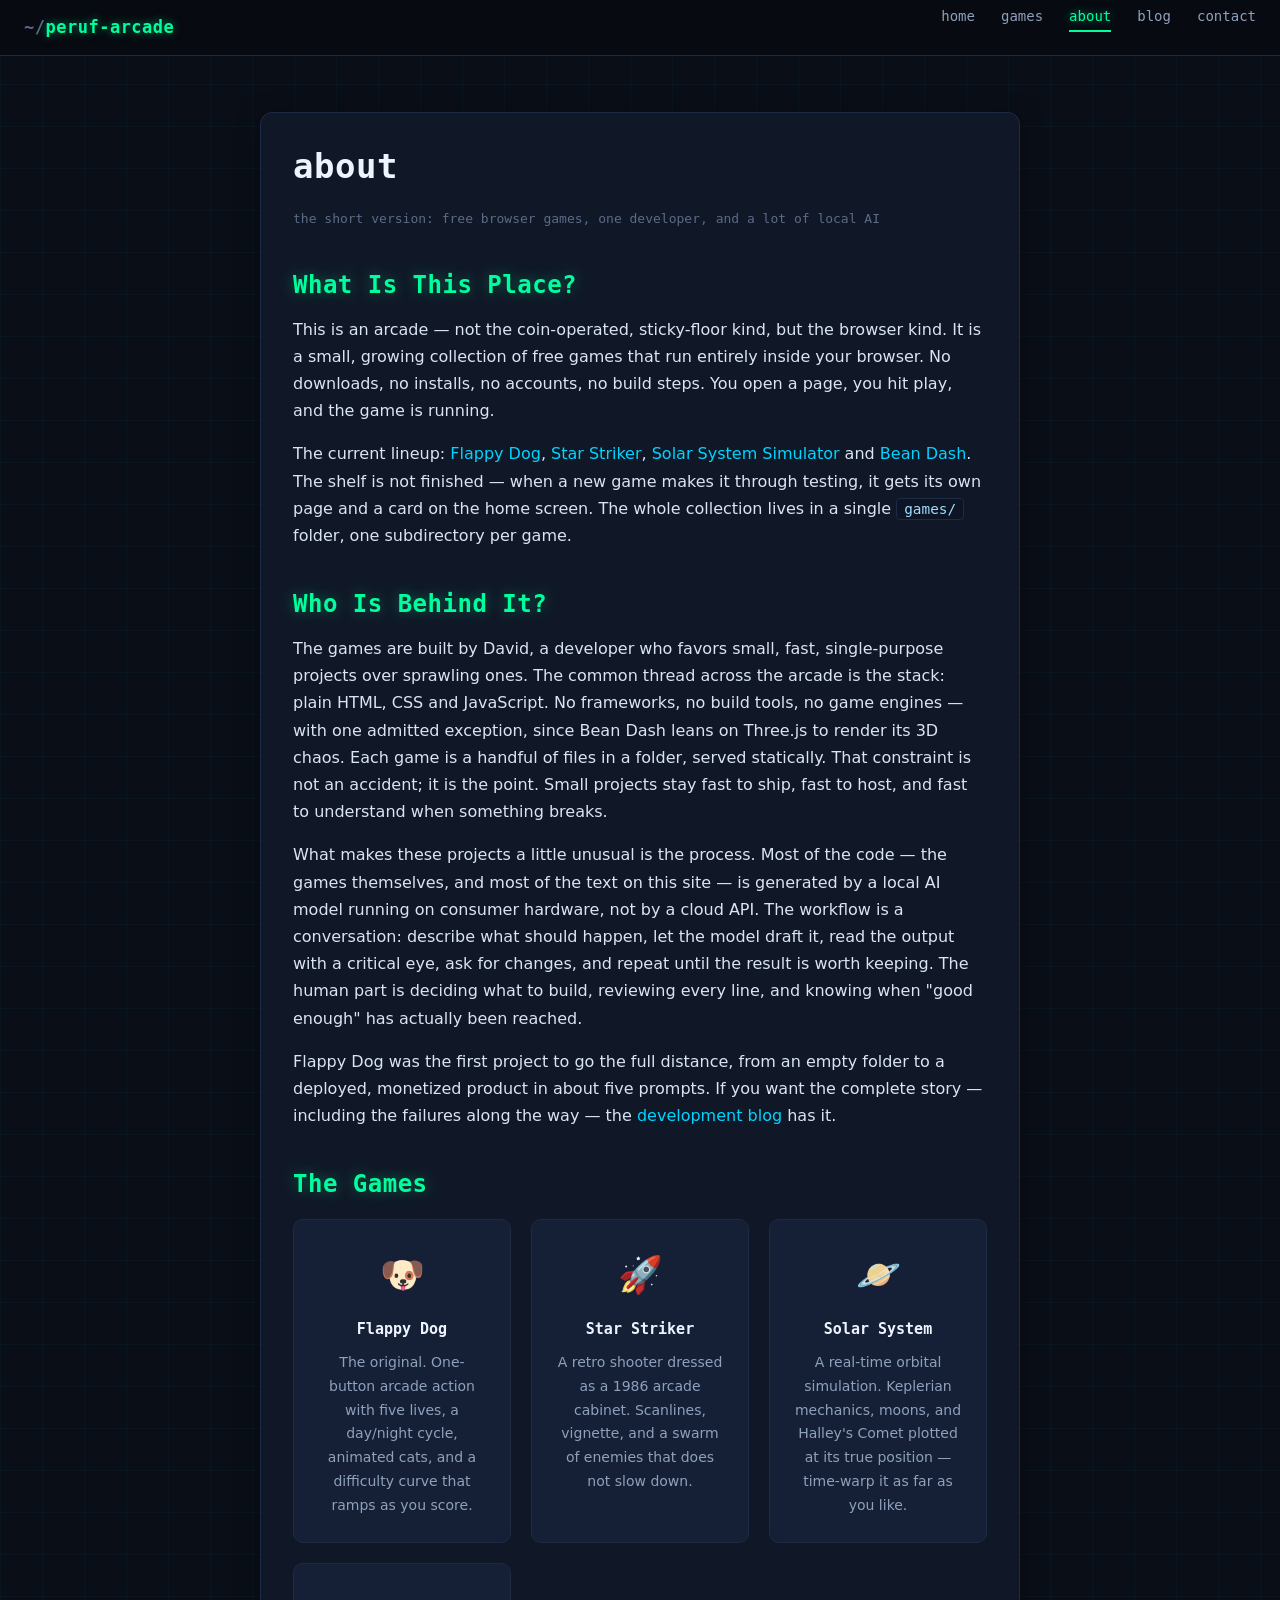
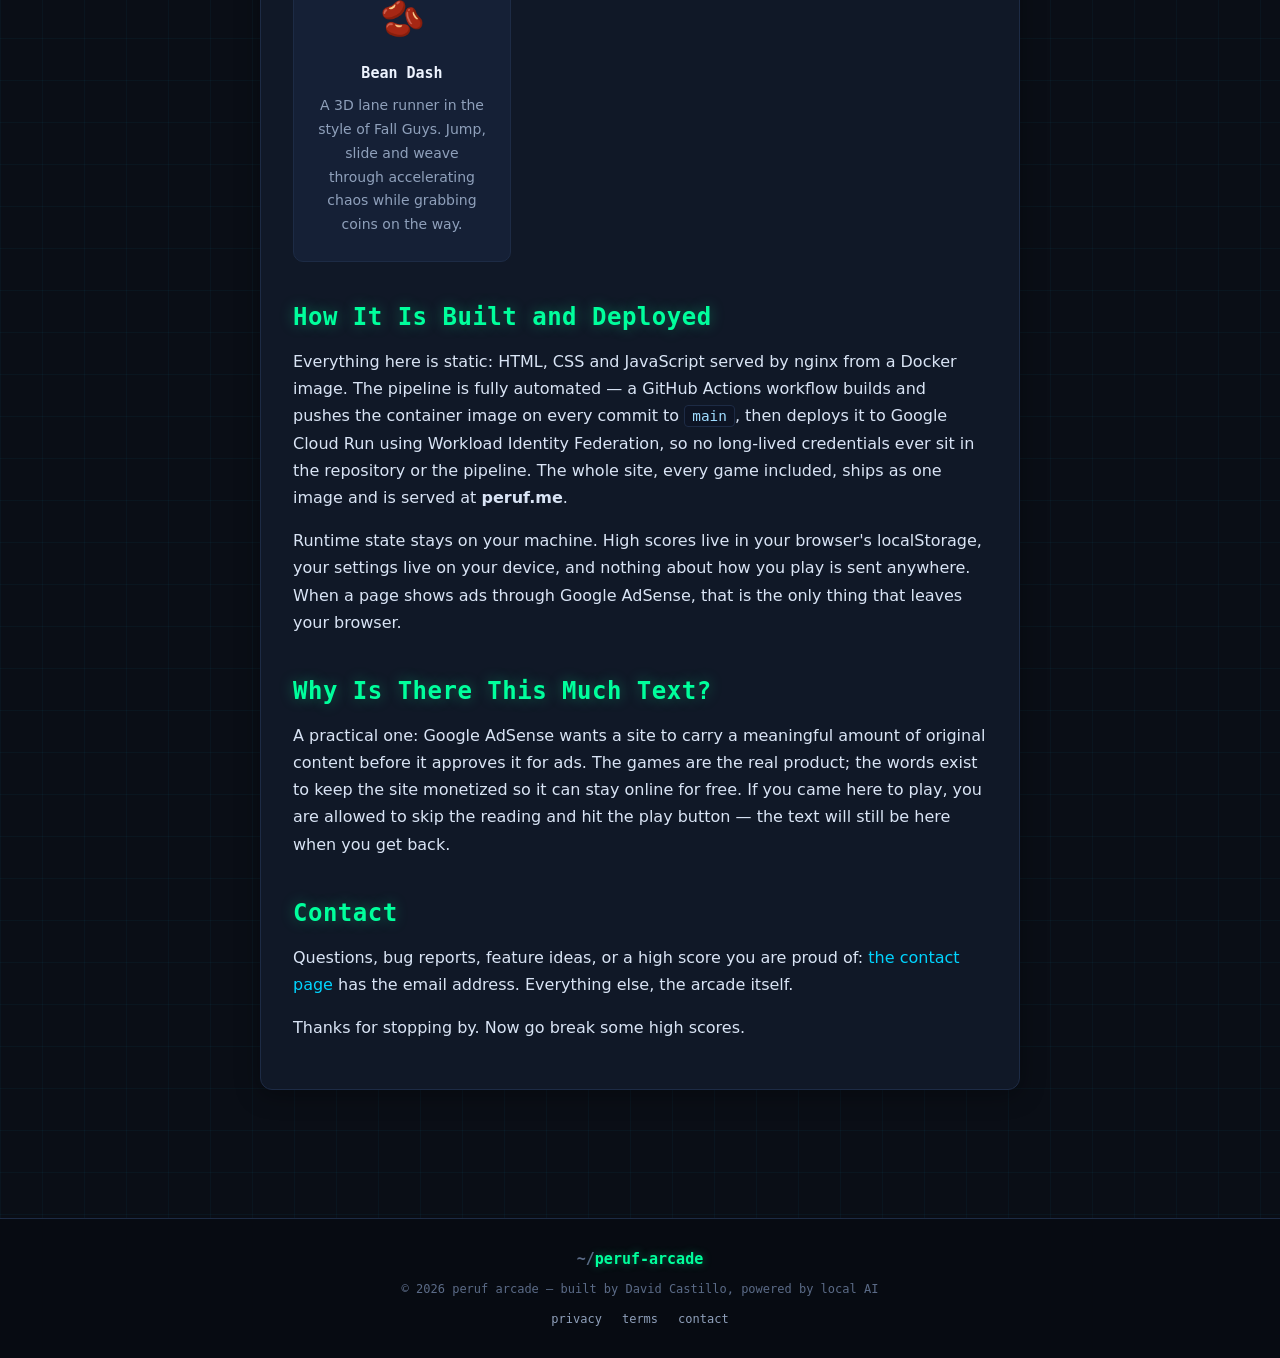
<file: about.html>
<!DOCTYPE html>
<html lang="en">
<head>
<meta charset="UTF-8">
<meta name="viewport" content="width=device-width, initial-scale=1.0">
<title>About | Peruf Arcade — Free Browser Games</title>
<meta name="description" content="Who builds these games and how. A look behind the arcade: one developer, a local AI model on consumer hardware, plain web tech, and a Docker image shipped to the cloud.">
<meta name="author" content="David Castillo">
<meta name="robots" content="index, follow">
<link rel="canonical" href="https://peruf.me/about.html">
<link rel="icon" type="image/png" href="/favicon.png">
<link rel="stylesheet" href="/styles.css">

<meta property="og:type" content="website">
<meta property="og:title" content="About — Peruf Arcade">
<meta property="og:description" content="One developer, a local AI model, plain HTML/CSS/JS, and a Docker image. This is how the arcade is made.">
<meta property="og:url" content="https://peruf.me/about.html">
<meta name="theme-color" content="#0a0e16">

<!-- Google tag (gtag.js) -->
<script async src="https://www.googletagmanager.com/gtag/js?id=G-N8LLXCNY16"></script>
<script>
  window.dataLayer = window.dataLayer || [];
  function gtag(){dataLayer.push(arguments);}
  gtag('js', new Date());
  gtag('config', 'G-N8LLXCNY16');
</script>
<script async src="https://pagead2.googlesyndication.com/pagead/js/adsbygoogle.js?client=ca-pub-5408741906258224" crossorigin="anonymous"></script>
</head>
<body>

<nav class="navbar">
  <a href="/" class="nav-logo"><span class="logo-dim">~/</span>peruf-arcade</a>
  <button class="hamburger" aria-label="Menu">
    <span></span><span></span><span></span>
  </button>
  <ul class="nav-links">
    <li><a href="/" class="nav-link">home</a></li>
    <li><a href="/#games" class="nav-link">games</a></li>
    <li><a href="/about.html" class="nav-link active">about</a></li>
    <li><a href="/blog/game-story.html" class="nav-link">blog</a></li>
    <li><a href="/contact.html" class="nav-link">contact</a></li>
  </ul>
</nav>

<div class="page-content container">
  <div class="content-card">
    <h1>about</h1>
    <p class="blog-meta">the short version: free browser games, one developer, and a lot of local AI</p>

    <h2>What Is This Place?</h2>
    <p>This is an arcade — not the coin-operated, sticky-floor kind, but the browser kind. It is a small, growing collection of free games that run entirely inside your browser. No downloads, no installs, no accounts, no build steps. You open a page, you hit play, and the game is running.</p>

    <p>The current lineup: <a href="/games/flappy-dog/">Flappy Dog</a>, <a href="/games/star-striker/">Star Striker</a>, <a href="/games/solar-system-sim/">Solar System Simulator</a> and <a href="/games/fallguys-mod/">Bean Dash</a>. The shelf is not finished — when a new game makes it through testing, it gets its own page and a card on the home screen. The whole collection lives in a single <code>games/</code> folder, one subdirectory per game.</p>

    <h2>Who Is Behind It?</h2>
    <p>The games are built by David, a developer who favors small, fast, single-purpose projects over sprawling ones. The common thread across the arcade is the stack: plain HTML, CSS and JavaScript. No frameworks, no build tools, no game engines — with one admitted exception, since Bean Dash leans on Three.js to render its 3D chaos. Each game is a handful of files in a folder, served statically. That constraint is not an accident; it is the point. Small projects stay fast to ship, fast to host, and fast to understand when something breaks.</p>

    <p>What makes these projects a little unusual is the process. Most of the code — the games themselves, and most of the text on this site — is generated by a local AI model running on consumer hardware, not by a cloud API. The workflow is a conversation: describe what should happen, let the model draft it, read the output with a critical eye, ask for changes, and repeat until the result is worth keeping. The human part is deciding what to build, reviewing every line, and knowing when "good enough" has actually been reached.</p>

    <p>Flappy Dog was the first project to go the full distance, from an empty folder to a deployed, monetized product in about five prompts. If you want the complete story — including the failures along the way — the <a href="/blog/how-made.html">development blog</a> has it.</p>

    <h2>The Games</h2>
    <div class="feature-grid">
      <div class="feature-item">
        <div class="feature-icon">🐶</div>
        <div class="feature-title">Flappy Dog</div>
        <p class="feature-desc">The original. One-button arcade action with five lives, a day/night cycle, animated cats, and a difficulty curve that ramps as you score.</p>
      </div>
      <div class="feature-item">
        <div class="feature-icon">🚀</div>
        <div class="feature-title">Star Striker</div>
        <p class="feature-desc">A retro shooter dressed as a 1986 arcade cabinet. Scanlines, vignette, and a swarm of enemies that does not slow down.</p>
      </div>
      <div class="feature-item">
        <div class="feature-icon">🪐</div>
        <div class="feature-title">Solar System</div>
        <p class="feature-desc">A real-time orbital simulation. Keplerian mechanics, moons, and Halley's Comet plotted at its true position — time-warp it as far as you like.</p>
      </div>
      <div class="feature-item">
        <div class="feature-icon">🫘</div>
        <div class="feature-title">Bean Dash</div>
        <p class="feature-desc">A 3D lane runner in the style of Fall Guys. Jump, slide and weave through accelerating chaos while grabbing coins on the way.</p>
      </div>
    </div>

    <h2>How It Is Built and Deployed</h2>
    <p>Everything here is static: HTML, CSS and JavaScript served by nginx from a Docker image. The pipeline is fully automated — a GitHub Actions workflow builds and pushes the container image on every commit to <code>main</code>, then deploys it to Google Cloud Run using Workload Identity Federation, so no long-lived credentials ever sit in the repository or the pipeline. The whole site, every game included, ships as one image and is served at <strong>peruf.me</strong>.</p>

    <p>Runtime state stays on your machine. High scores live in your browser's localStorage, your settings live on your device, and nothing about how you play is sent anywhere. When a page shows ads through Google AdSense, that is the only thing that leaves your browser.</p>

    <h2>Why Is There This Much Text?</h2>
    <p>A practical one: Google AdSense wants a site to carry a meaningful amount of original content before it approves it for ads. The games are the real product; the words exist to keep the site monetized so it can stay online for free. If you came here to play, you are allowed to skip the reading and hit the play button — the text will still be here when you get back.</p>

    <h2>Contact</h2>
    <p>Questions, bug reports, feature ideas, or a high score you are proud of: <a href="/contact.html">the contact page</a> has the email address. Everything else, the arcade itself.</p>

    <p>Thanks for stopping by. Now go break some high scores.</p>
  </div>
</div>

<footer class="site-footer">
  <div class="footer-inner">
    <div class="footer-brand"><span class="logo-dim">~/</span>peruf-arcade</div>
    <div class="footer-copy">&copy; 2026 peruf arcade — built by David Castillo, powered by local AI</div>
    <div class="footer-links">
      <a href="/privacy.html">privacy</a>
      <a href="/terms.html">terms</a>
      <a href="/contact.html">contact</a>
    </div>
  </div>
</footer>

<script src="/nav.js"></script>
</body>
</html>
</file>
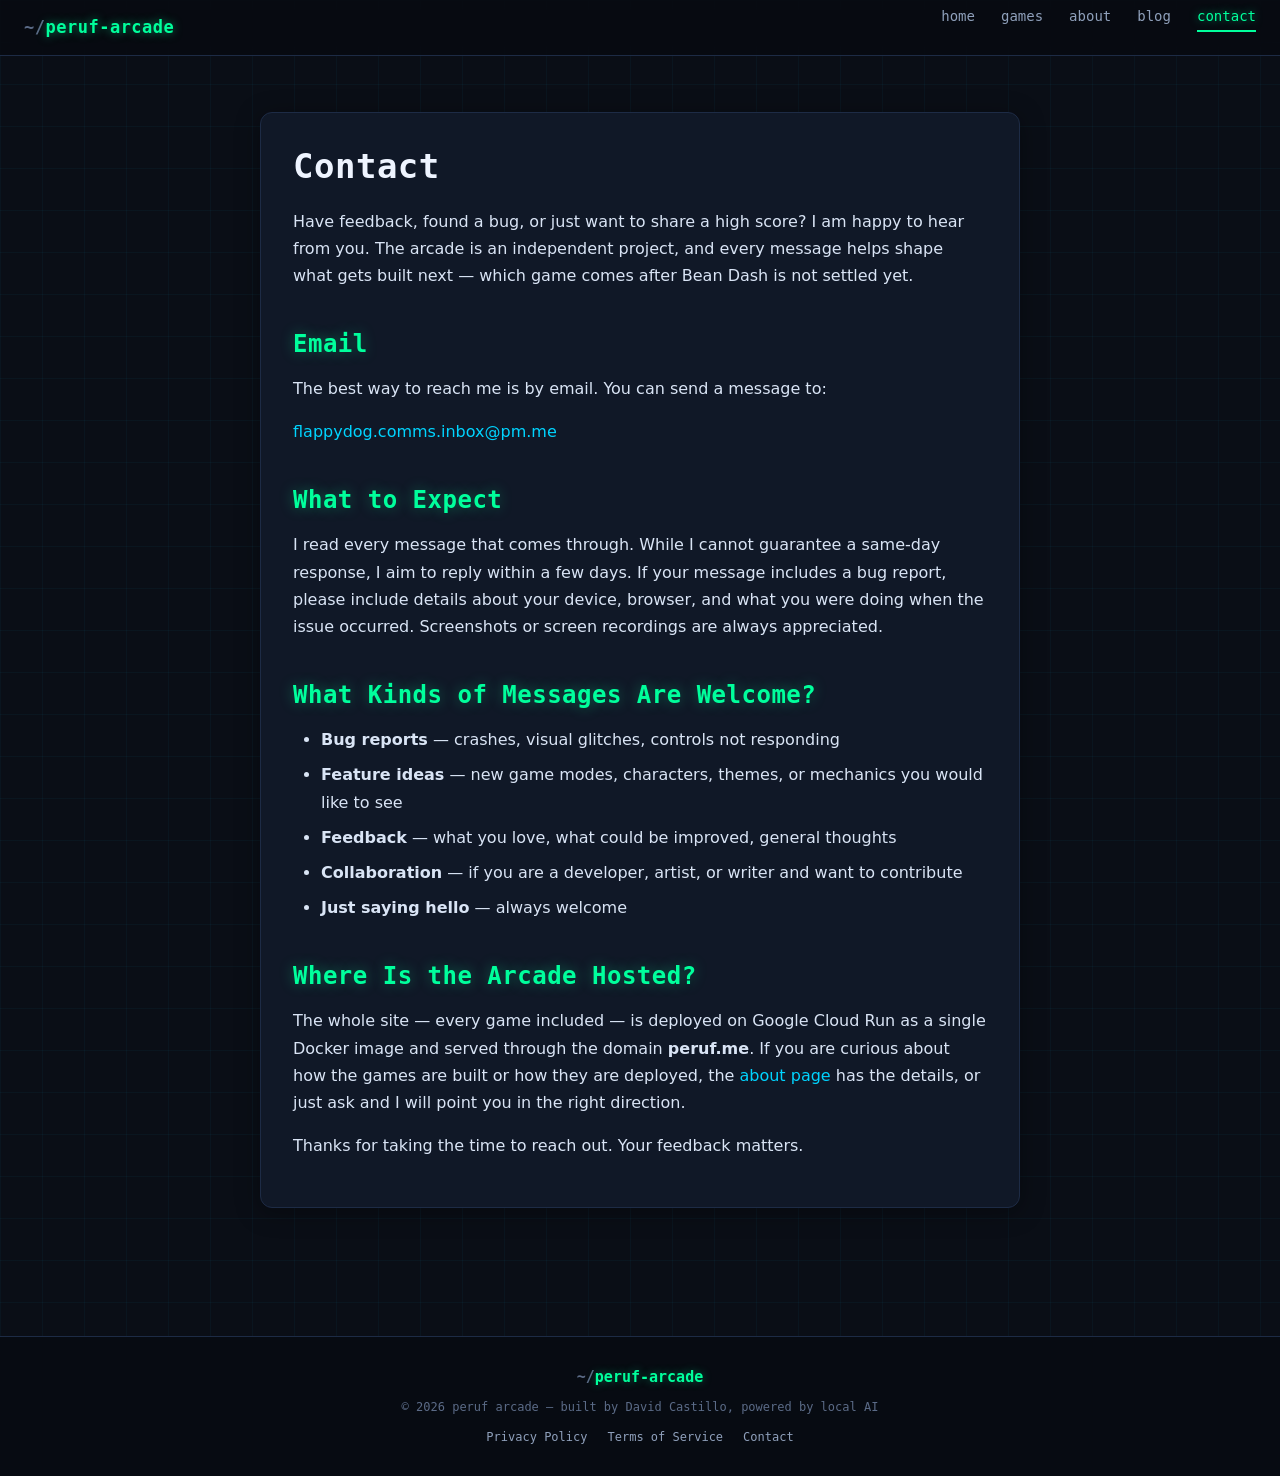
<file: contact.html>
<!DOCTYPE html>
<html lang="en">
<head>
<meta charset="UTF-8">
<meta name="viewport" content="width=device-width, initial-scale=1.0">
<title>Contact | Peruf Arcade — Free Browser Games</title>
<meta name="description" content="Get in touch with the creator of Peruf Arcade. Send feedback, report bugs, share a high score, or just say hello."
<meta name="author" content="the Flappy Dog team">
<meta name="robots" content="index, follow">
<link rel="canonical" href="https://peruf.me/contact.html">
<link rel="icon" type="image/png" href="/favicon.png">
<link rel="stylesheet" href="/styles.css">

<meta property="og:type" content="website">
<meta property="og:title" content="Contact — Peruf Arcade">
<meta property="og:url" content="https://peruf.me/contact.html">
<meta name="theme-color" content="#0a0e16">

<!-- Google tag (gtag.js) -->
<script async src="https://www.googletagmanager.com/gtag/js?id=G-N8LLXCNY16"></script>
<script>
  window.dataLayer = window.dataLayer || [];
  function gtag(){dataLayer.push(arguments);}
  gtag('js', new Date());
  gtag('config', 'G-N8LLXCNY16');
</script>
<script async src="https://pagead2.googlesyndication.com/pagead/js/adsbygoogle.js?client=ca-pub-5408741906258224" crossorigin="anonymous"></script>
</head>
<body>

<nav class="navbar">
  <a href="/" class="nav-logo"><span class="logo-dim">~/</span>peruf-arcade</a>
  <button class="hamburger" aria-label="Menu">
    <span></span><span></span><span></span>
  </button>
  <ul class="nav-links">
    <li><a href="/" class="nav-link">home</a></li>
    <li><a href="/#games" class="nav-link">games</a></li>
    <li><a href="/about.html" class="nav-link">about</a></li>
    <li><a href="/blog/game-story.html" class="nav-link">blog</a></li>
    <li><a href="/contact.html" class="nav-link active">contact</a></li>
  </ul>
</nav>

<div class="page-content container">
  <div class="content-card">
    <h1>Contact</h1>

    <p>Have feedback, found a bug, or just want to share a high score? I am happy to hear from you. The arcade is an independent project, and every message helps shape what gets built next — which game comes after Bean Dash is not settled yet.</p>

    <h2>Email</h2>
    <p>The best way to reach me is by email. You can send a message to:</p>
    <p><a href="mailto:flappydog.comms.inbox@pm.me">flappydog.comms.inbox@pm.me</a></p>

    <h2>What to Expect</h2>
    <p>I read every message that comes through. While I cannot guarantee a same-day response, I aim to reply within a few days. If your message includes a bug report, please include details about your device, browser, and what you were doing when the issue occurred. Screenshots or screen recordings are always appreciated.</p>

    <h2>What Kinds of Messages Are Welcome?</h2>
    <ul>
      <li><strong>Bug reports</strong> — crashes, visual glitches, controls not responding</li>
      <li><strong>Feature ideas</strong> — new game modes, characters, themes, or mechanics you would like to see</li>
      <li><strong>Feedback</strong> — what you love, what could be improved, general thoughts</li>
      <li><strong>Collaboration</strong> — if you are a developer, artist, or writer and want to contribute</li>
      <li><strong>Just saying hello</strong> — always welcome</li>
    </ul>

    <h2>Where Is the Arcade Hosted?</h2>
    <p>The whole site — every game included — is deployed on Google Cloud Run as a single Docker image and served through the domain <strong>peruf.me</strong>. If you are curious about how the games are built or how they are deployed, the <a href="/about.html">about page</a> has the details, or just ask and I will point you in the right direction.</p>

    <p>Thanks for taking the time to reach out. Your feedback matters.</p>
  </div>
</div>

<footer class="site-footer">
  <div class="footer-inner">
    <div class="footer-brand"><span class="logo-dim">~/</span>peruf-arcade</div>
    <div class="footer-copy">&copy; 2026 peruf arcade — built by David Castillo, powered by local AI</div>
    <div class="footer-links">
      <a href="/privacy.html">Privacy Policy</a>
      <a href="/terms.html">Terms of Service</a>
      <a href="/contact.html">Contact</a>
    </div>
  </div>
</footer>

<script src="/nav.js"></script>
</body>
</html>
</file>
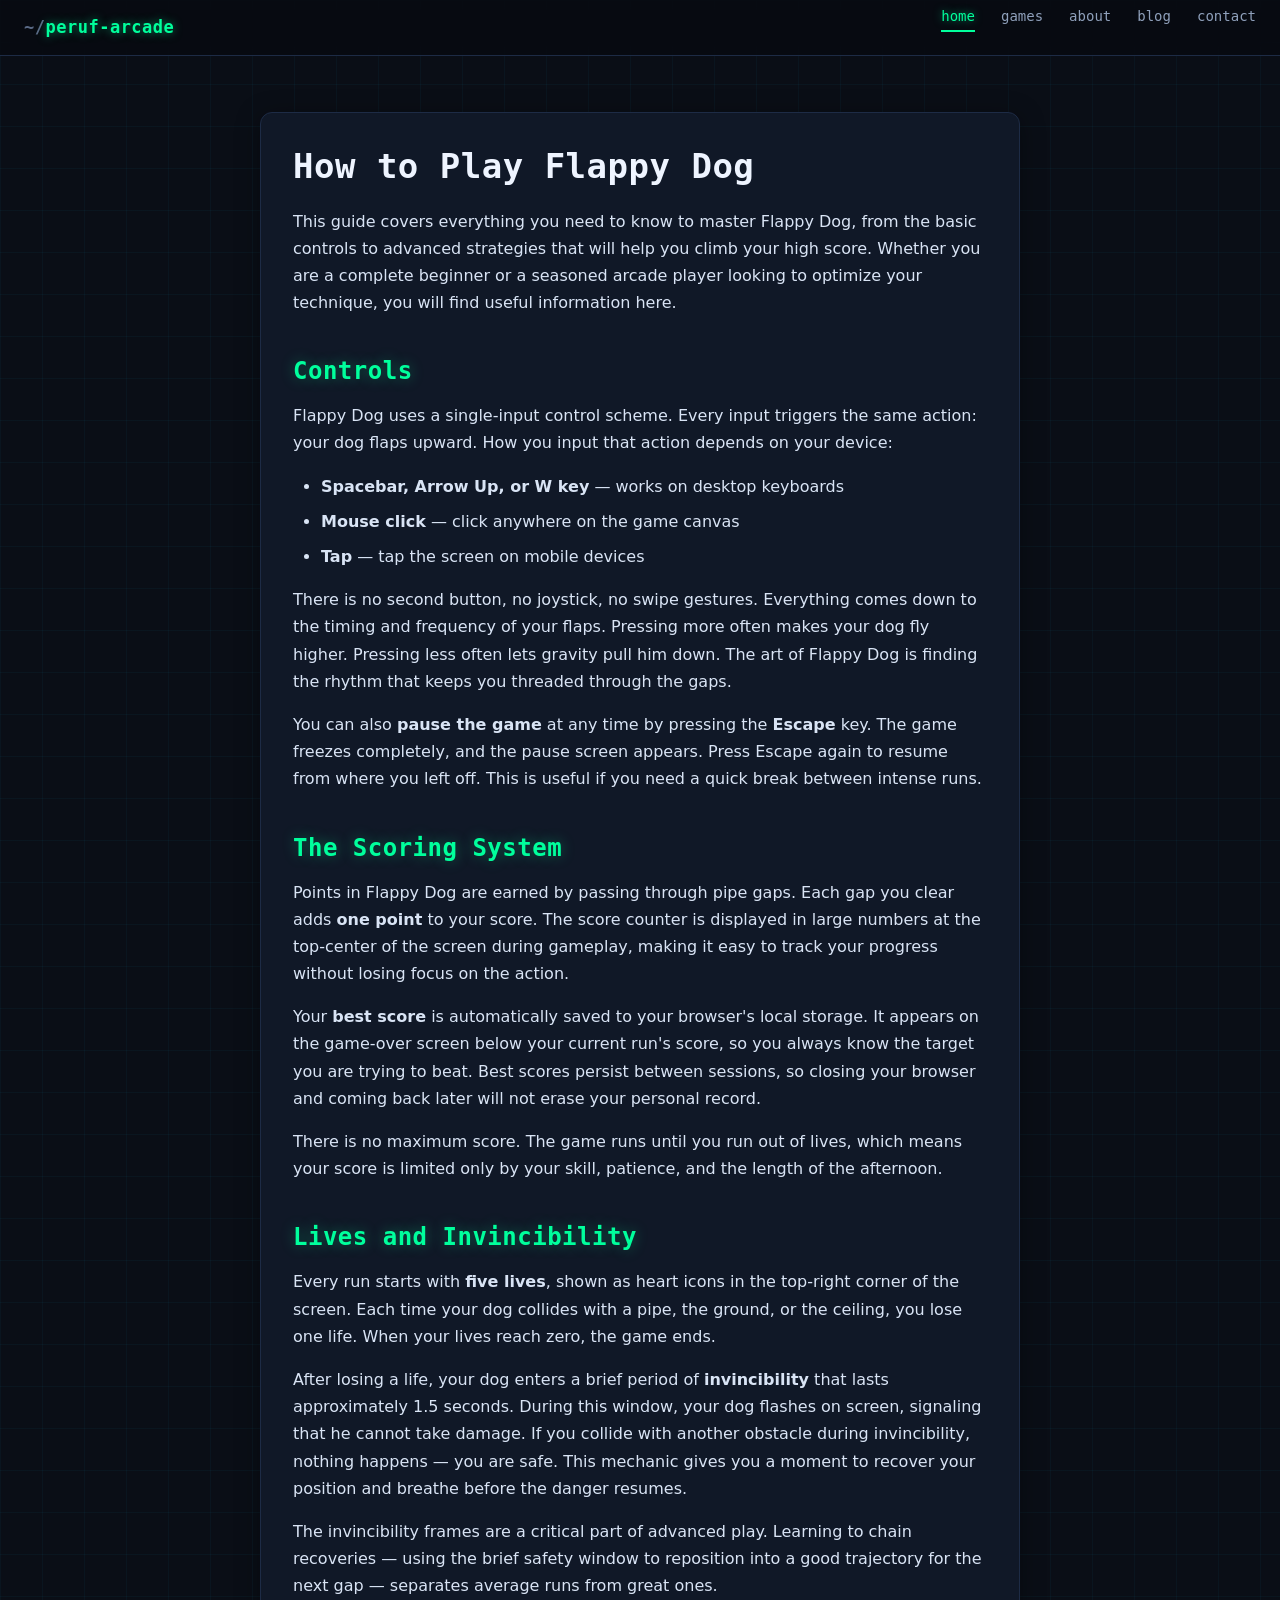
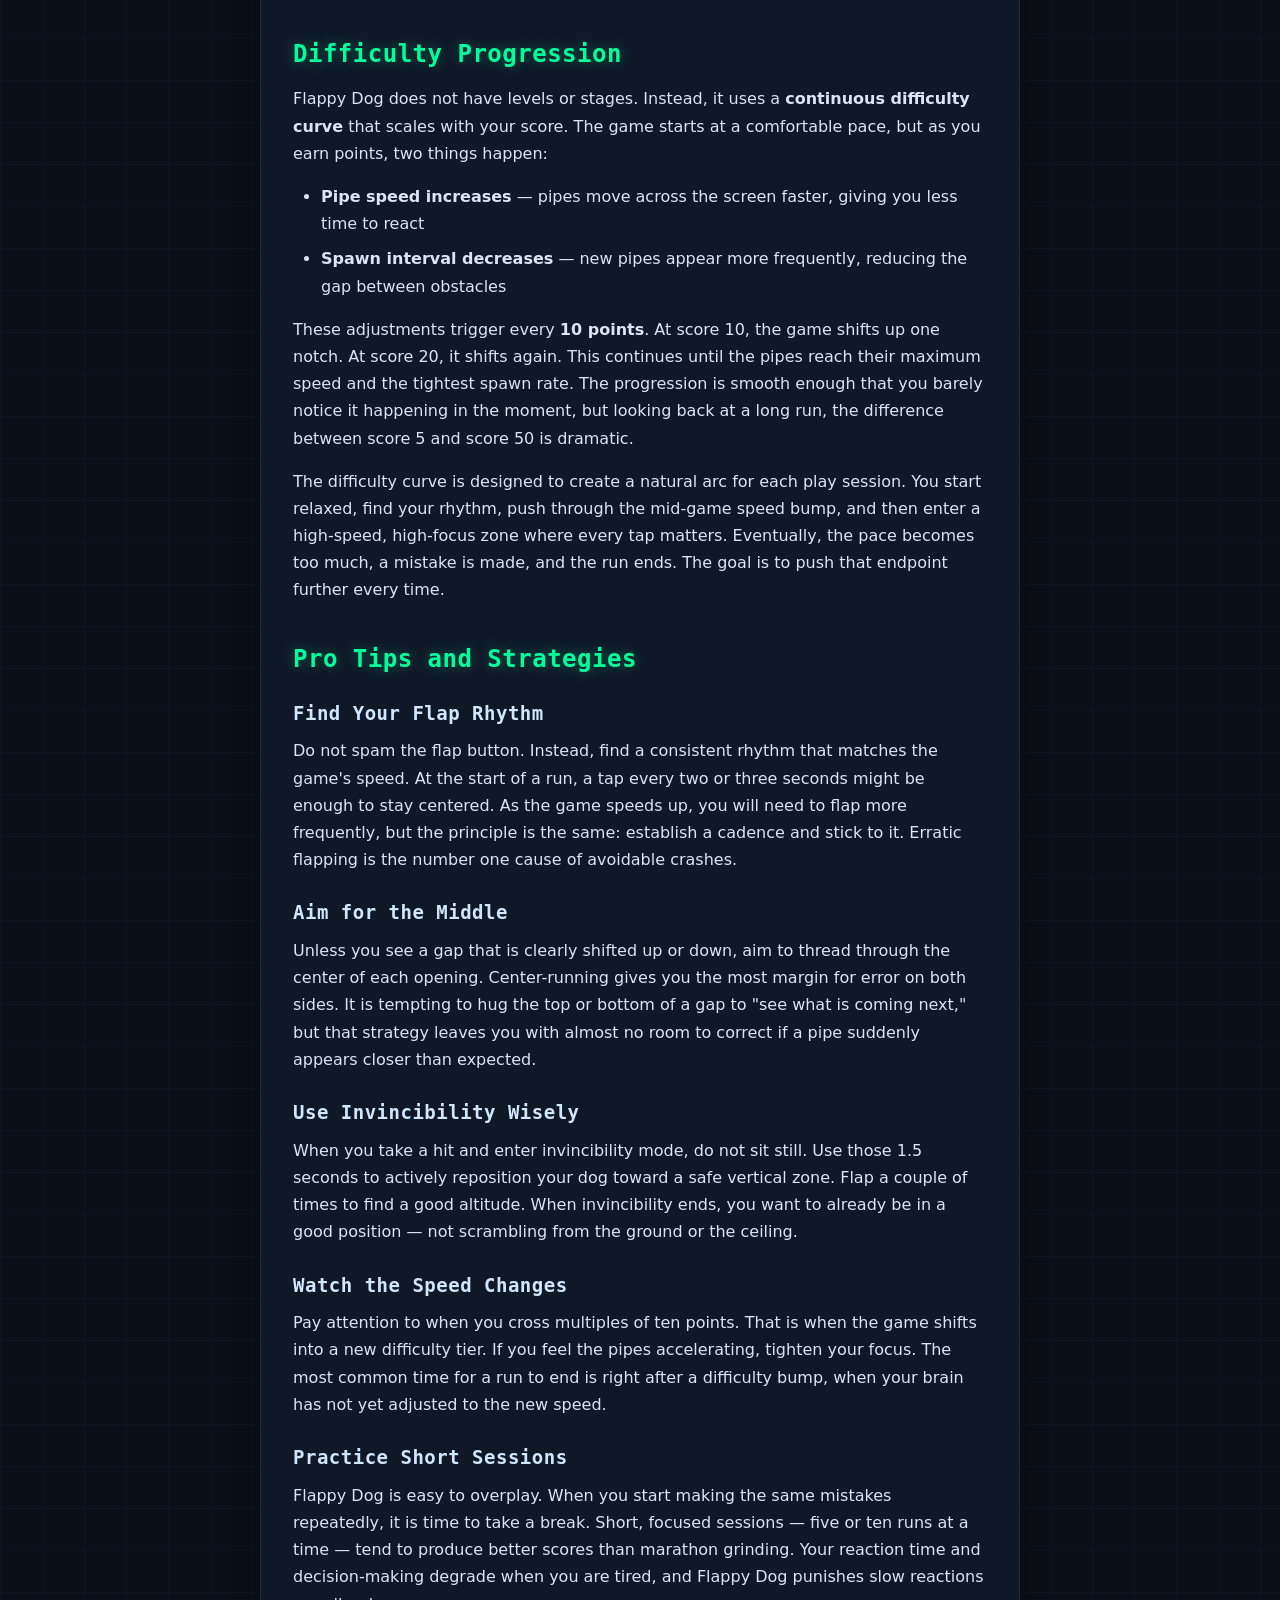
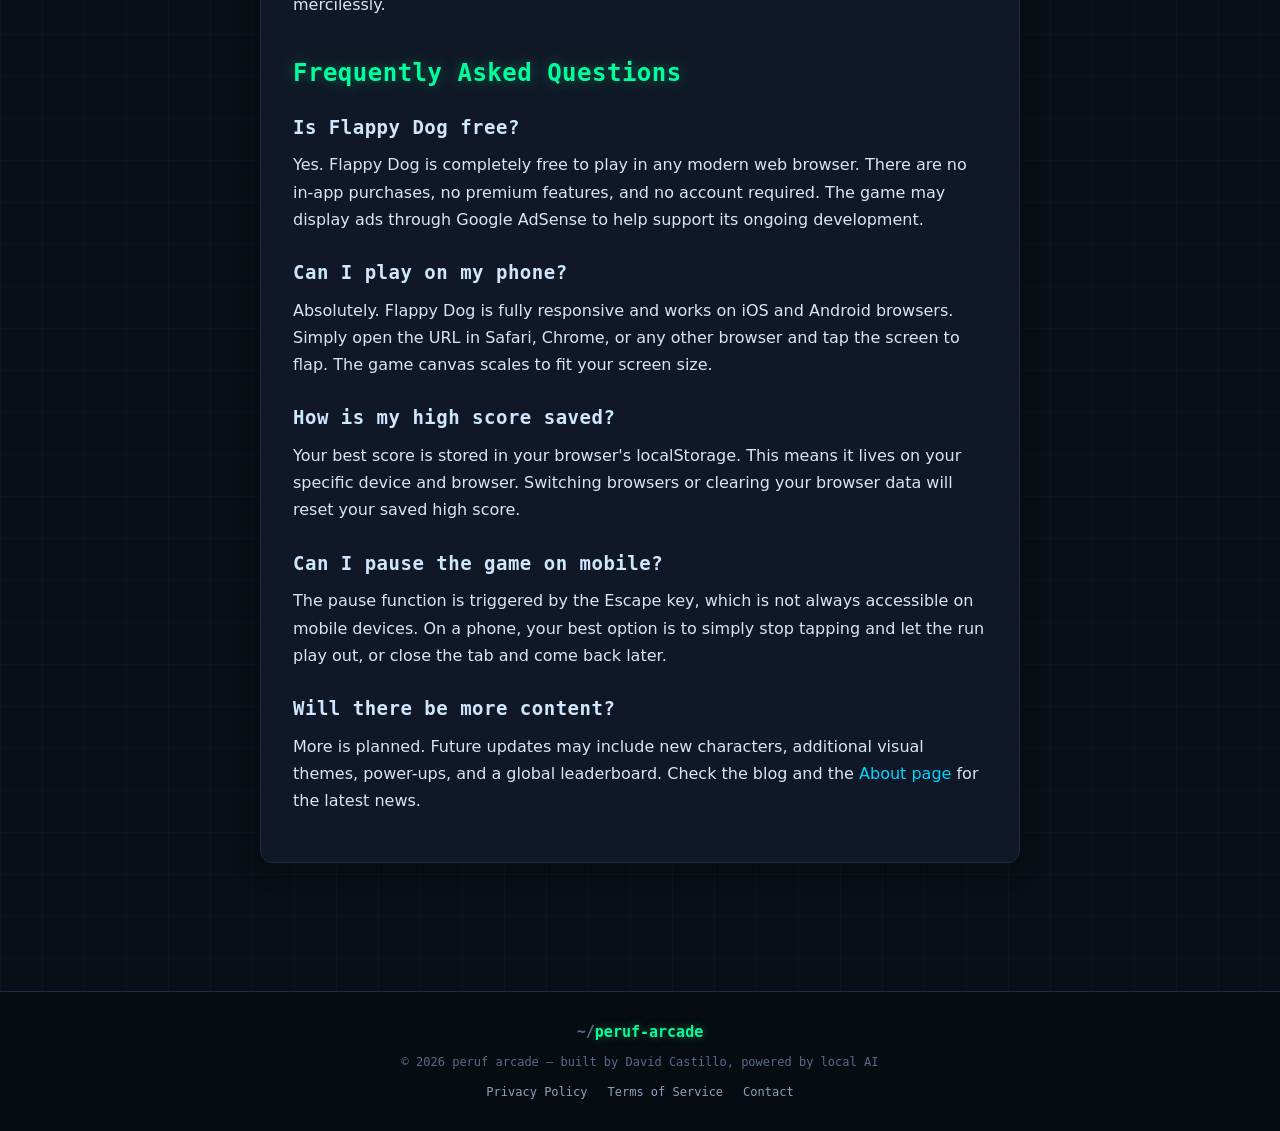
<file: guide.html>
<!DOCTYPE html>
<html lang="en">
<head>
<meta charset="UTF-8">
<meta name="viewport" content="width=device-width, initial-scale=1.0">
<title>How to Play Flappy Dog | Strategy Guide</title>
<meta name="description" content="Complete strategy guide for Flappy Dog. Learn the controls, scoring system, difficulty progression, and pro tips to maximize your score.">
<meta name="author" content="the Flappy Dog team">
<meta name="robots" content="index, follow">
<link rel="canonical" href="https://peruf.me/guide.html">
<link rel="icon" type="image/png" href="/favicon.png">
<link rel="stylesheet" href="/styles.css">

<meta property="og:type" content="website">
<meta property="og:title" content="Flappy Dog — Strategy Guide">
<meta property="og:description" content="Learn controls, scoring, difficulty, and pro tips for Flappy Dog.">
<meta property="og:url" content="https://peruf.me/guide.html">
<meta name="theme-color" content="#0a0e16">

<!-- Google tag (gtag.js) -->
<script async src="https://www.googletagmanager.com/gtag/js?id=G-N8LLXCNY16"></script>
<script>
  window.dataLayer = window.dataLayer || [];
  function gtag(){dataLayer.push(arguments);}
  gtag('js', new Date());
  gtag('config', 'G-N8LLXCNY16');
</script>
<script async src="https://pagead2.googlesyndication.com/pagead/js/adsbygoogle.js?client=ca-pub-5408741906258224" crossorigin="anonymous"></script>
</head>
<body>

<nav class="navbar">
  <a href="/" class="nav-logo"><span class="logo-dim">~/</span>peruf-arcade</a>
  <button class="hamburger" aria-label="Menu">
    <span></span><span></span><span></span>
  </button>
  <ul class="nav-links">
    <li><a href="/" class="nav-link active">home</a></li>
    <li><a href="/#games" class="nav-link">games</a></li>
    <li><a href="/about.html" class="nav-link">about</a></li>
    <li><a href="/blog/game-story.html" class="nav-link">blog</a></li>
    <li><a href="/contact.html" class="nav-link">contact</a></li>
  </ul>
</nav>

<div class="page-content container">
  <div class="content-card">
    <h1>How to Play Flappy Dog</h1>

    <p>This guide covers everything you need to know to master Flappy Dog, from the basic controls to advanced strategies that will help you climb your high score. Whether you are a complete beginner or a seasoned arcade player looking to optimize your technique, you will find useful information here.</p>

    <h2>Controls</h2>
    <p>Flappy Dog uses a single-input control scheme. Every input triggers the same action: your dog flaps upward. How you input that action depends on your device:</p>
    <ul>
      <li><strong>Spacebar, Arrow Up, or W key</strong> — works on desktop keyboards</li>
      <li><strong>Mouse click</strong> — click anywhere on the game canvas</li>
      <li><strong>Tap</strong> — tap the screen on mobile devices</li>
    </ul>
    <p>There is no second button, no joystick, no swipe gestures. Everything comes down to the timing and frequency of your flaps. Pressing more often makes your dog fly higher. Pressing less often lets gravity pull him down. The art of Flappy Dog is finding the rhythm that keeps you threaded through the gaps.</p>

    <p>You can also <strong>pause the game</strong> at any time by pressing the <strong>Escape</strong> key. The game freezes completely, and the pause screen appears. Press Escape again to resume from where you left off. This is useful if you need a quick break between intense runs.</p>

    <h2>The Scoring System</h2>
    <p>Points in Flappy Dog are earned by passing through pipe gaps. Each gap you clear adds <strong>one point</strong> to your score. The score counter is displayed in large numbers at the top-center of the screen during gameplay, making it easy to track your progress without losing focus on the action.</p>

    <p>Your <strong>best score</strong> is automatically saved to your browser's local storage. It appears on the game-over screen below your current run's score, so you always know the target you are trying to beat. Best scores persist between sessions, so closing your browser and coming back later will not erase your personal record.</p>

    <p>There is no maximum score. The game runs until you run out of lives, which means your score is limited only by your skill, patience, and the length of the afternoon.</p>

    <h2>Lives and Invincibility</h2>
    <p>Every run starts with <strong>five lives</strong>, shown as heart icons in the top-right corner of the screen. Each time your dog collides with a pipe, the ground, or the ceiling, you lose one life. When your lives reach zero, the game ends.</p>

    <p>After losing a life, your dog enters a brief period of <strong>invincibility</strong> that lasts approximately 1.5 seconds. During this window, your dog flashes on screen, signaling that he cannot take damage. If you collide with another obstacle during invincibility, nothing happens — you are safe. This mechanic gives you a moment to recover your position and breathe before the danger resumes.</p>

    <p>The invincibility frames are a critical part of advanced play. Learning to chain recoveries — using the brief safety window to reposition into a good trajectory for the next gap — separates average runs from great ones.</p>

    <h2>Difficulty Progression</h2>
    <p>Flappy Dog does not have levels or stages. Instead, it uses a <strong>continuous difficulty curve</strong> that scales with your score. The game starts at a comfortable pace, but as you earn points, two things happen:</p>
    <ul>
      <li><strong>Pipe speed increases</strong> — pipes move across the screen faster, giving you less time to react</li>
      <li><strong>Spawn interval decreases</strong> — new pipes appear more frequently, reducing the gap between obstacles</li>
    </ul>
    <p>These adjustments trigger every <strong>10 points</strong>. At score 10, the game shifts up one notch. At score 20, it shifts again. This continues until the pipes reach their maximum speed and the tightest spawn rate. The progression is smooth enough that you barely notice it happening in the moment, but looking back at a long run, the difference between score 5 and score 50 is dramatic.</p>

    <p>The difficulty curve is designed to create a natural arc for each play session. You start relaxed, find your rhythm, push through the mid-game speed bump, and then enter a high-speed, high-focus zone where every tap matters. Eventually, the pace becomes too much, a mistake is made, and the run ends. The goal is to push that endpoint further every time.</p>

    <h2>Pro Tips and Strategies</h2>

    <h3>Find Your Flap Rhythm</h3>
    <p>Do not spam the flap button. Instead, find a consistent rhythm that matches the game's speed. At the start of a run, a tap every two or three seconds might be enough to stay centered. As the game speeds up, you will need to flap more frequently, but the principle is the same: establish a cadence and stick to it. Erratic flapping is the number one cause of avoidable crashes.</p>

    <h3>Aim for the Middle</h3>
    <p>Unless you see a gap that is clearly shifted up or down, aim to thread through the center of each opening. Center-running gives you the most margin for error on both sides. It is tempting to hug the top or bottom of a gap to "see what is coming next," but that strategy leaves you with almost no room to correct if a pipe suddenly appears closer than expected.</p>

    <h3>Use Invincibility Wisely</h3>
    <p>When you take a hit and enter invincibility mode, do not sit still. Use those 1.5 seconds to actively reposition your dog toward a safe vertical zone. Flap a couple of times to find a good altitude. When invincibility ends, you want to already be in a good position — not scrambling from the ground or the ceiling.</p>

    <h3>Watch the Speed Changes</h3>
    <p>Pay attention to when you cross multiples of ten points. That is when the game shifts into a new difficulty tier. If you feel the pipes accelerating, tighten your focus. The most common time for a run to end is right after a difficulty bump, when your brain has not yet adjusted to the new speed.</p>

    <h3>Practice Short Sessions</h3>
    <p>Flappy Dog is easy to overplay. When you start making the same mistakes repeatedly, it is time to take a break. Short, focused sessions — five or ten runs at a time — tend to produce better scores than marathon grinding. Your reaction time and decision-making degrade when you are tired, and Flappy Dog punishes slow reactions mercilessly.</p>

    <h2>Frequently Asked Questions</h2>

    <h3>Is Flappy Dog free?</h3>
    <p>Yes. Flappy Dog is completely free to play in any modern web browser. There are no in-app purchases, no premium features, and no account required. The game may display ads through Google AdSense to help support its ongoing development.</p>

    <h3>Can I play on my phone?</h3>
    <p>Absolutely. Flappy Dog is fully responsive and works on iOS and Android browsers. Simply open the URL in Safari, Chrome, or any other browser and tap the screen to flap. The game canvas scales to fit your screen size.</p>

    <h3>How is my high score saved?</h3>
    <p>Your best score is stored in your browser's localStorage. This means it lives on your specific device and browser. Switching browsers or clearing your browser data will reset your saved high score.</p>

    <h3>Can I pause the game on mobile?</h3>
    <p>The pause function is triggered by the Escape key, which is not always accessible on mobile devices. On a phone, your best option is to simply stop tapping and let the run play out, or close the tab and come back later.</p>

    <h3>Will there be more content?</h3>
    <p>More is planned. Future updates may include new characters, additional visual themes, power-ups, and a global leaderboard. Check the blog and the <a href="/about.html">About page</a> for the latest news.</p>
  </div>
</div>

<footer class="site-footer">
  <div class="footer-inner">
    <div class="footer-brand"><span class="logo-dim">~/</span>peruf-arcade</div>
    <div class="footer-copy">&copy; 2026 peruf arcade — built by David Castillo, powered by local AI</div>
    <div class="footer-links">
      <a href="/privacy.html">Privacy Policy</a>
      <a href="/terms.html">Terms of Service</a>
      <a href="/contact.html">Contact</a>
    </div>
  </div>
</footer>

<script src="/nav.js"></script>
</body>
</html>
</file>
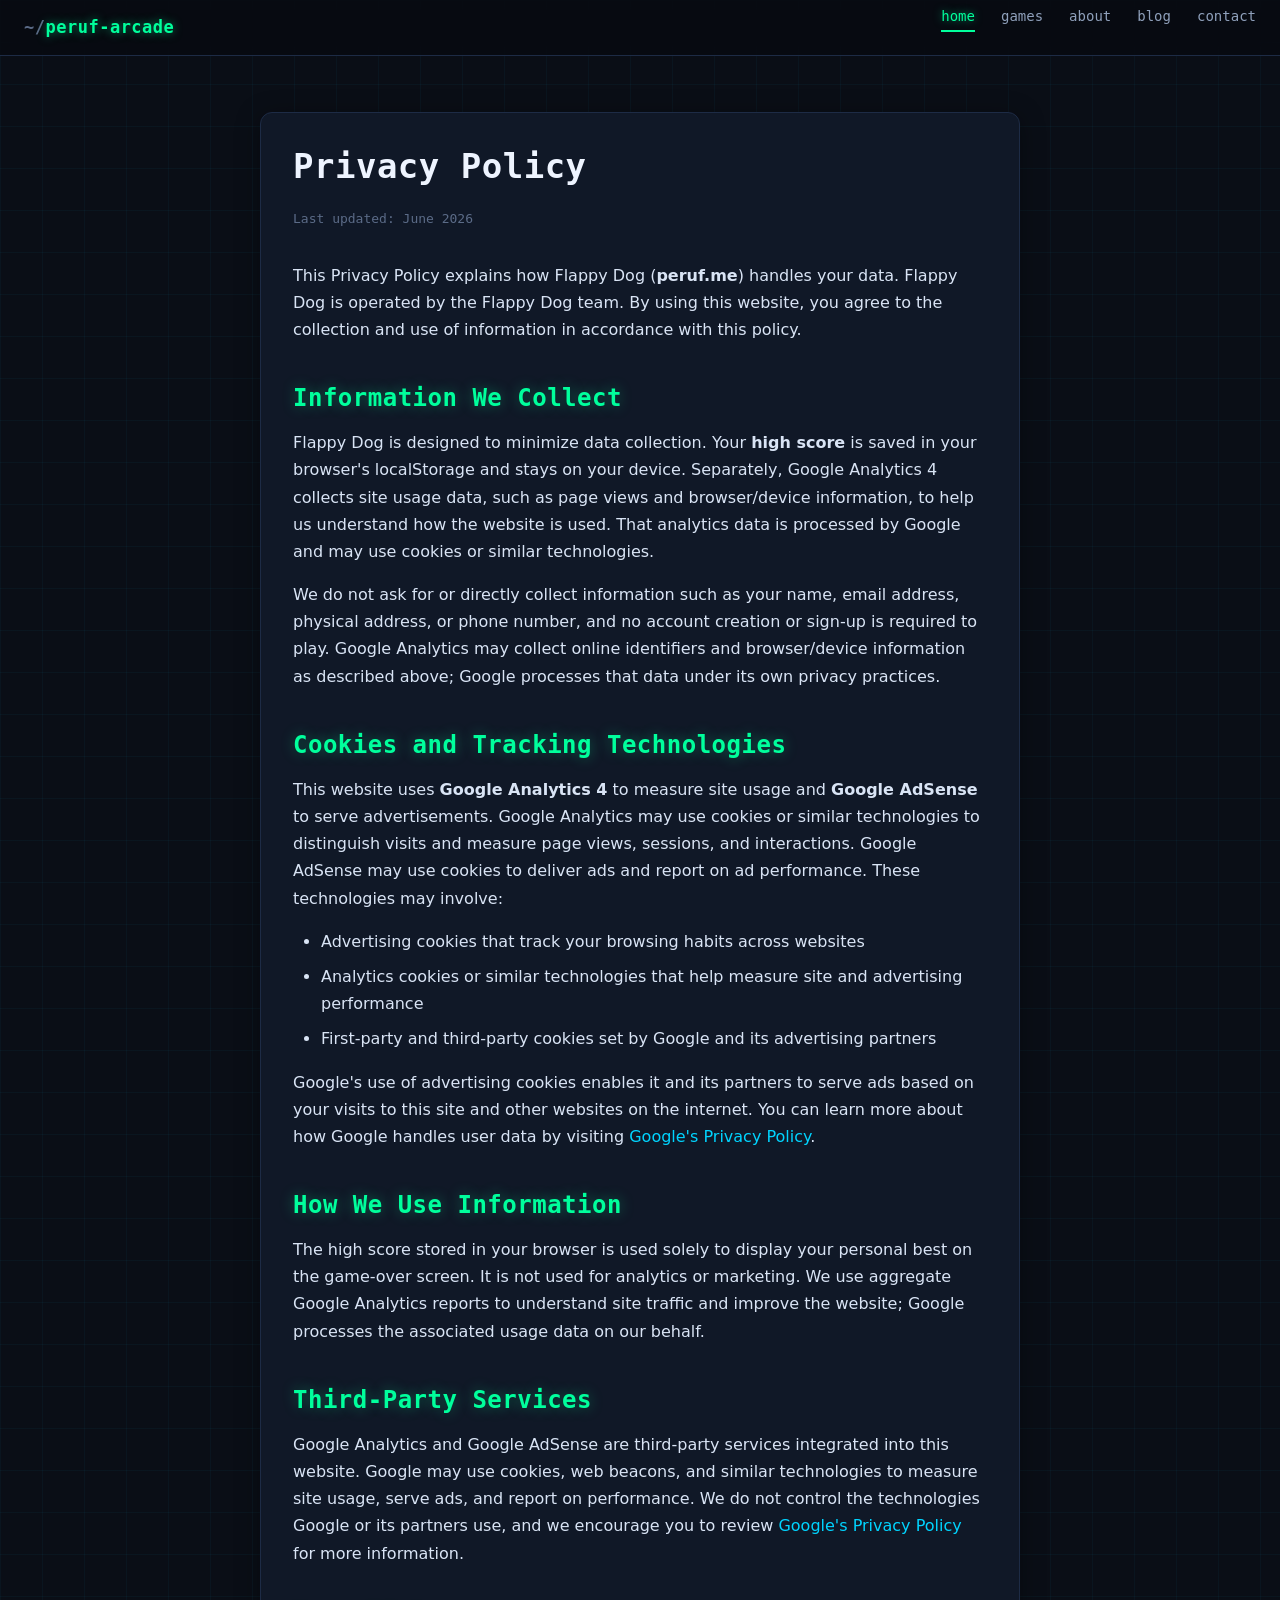
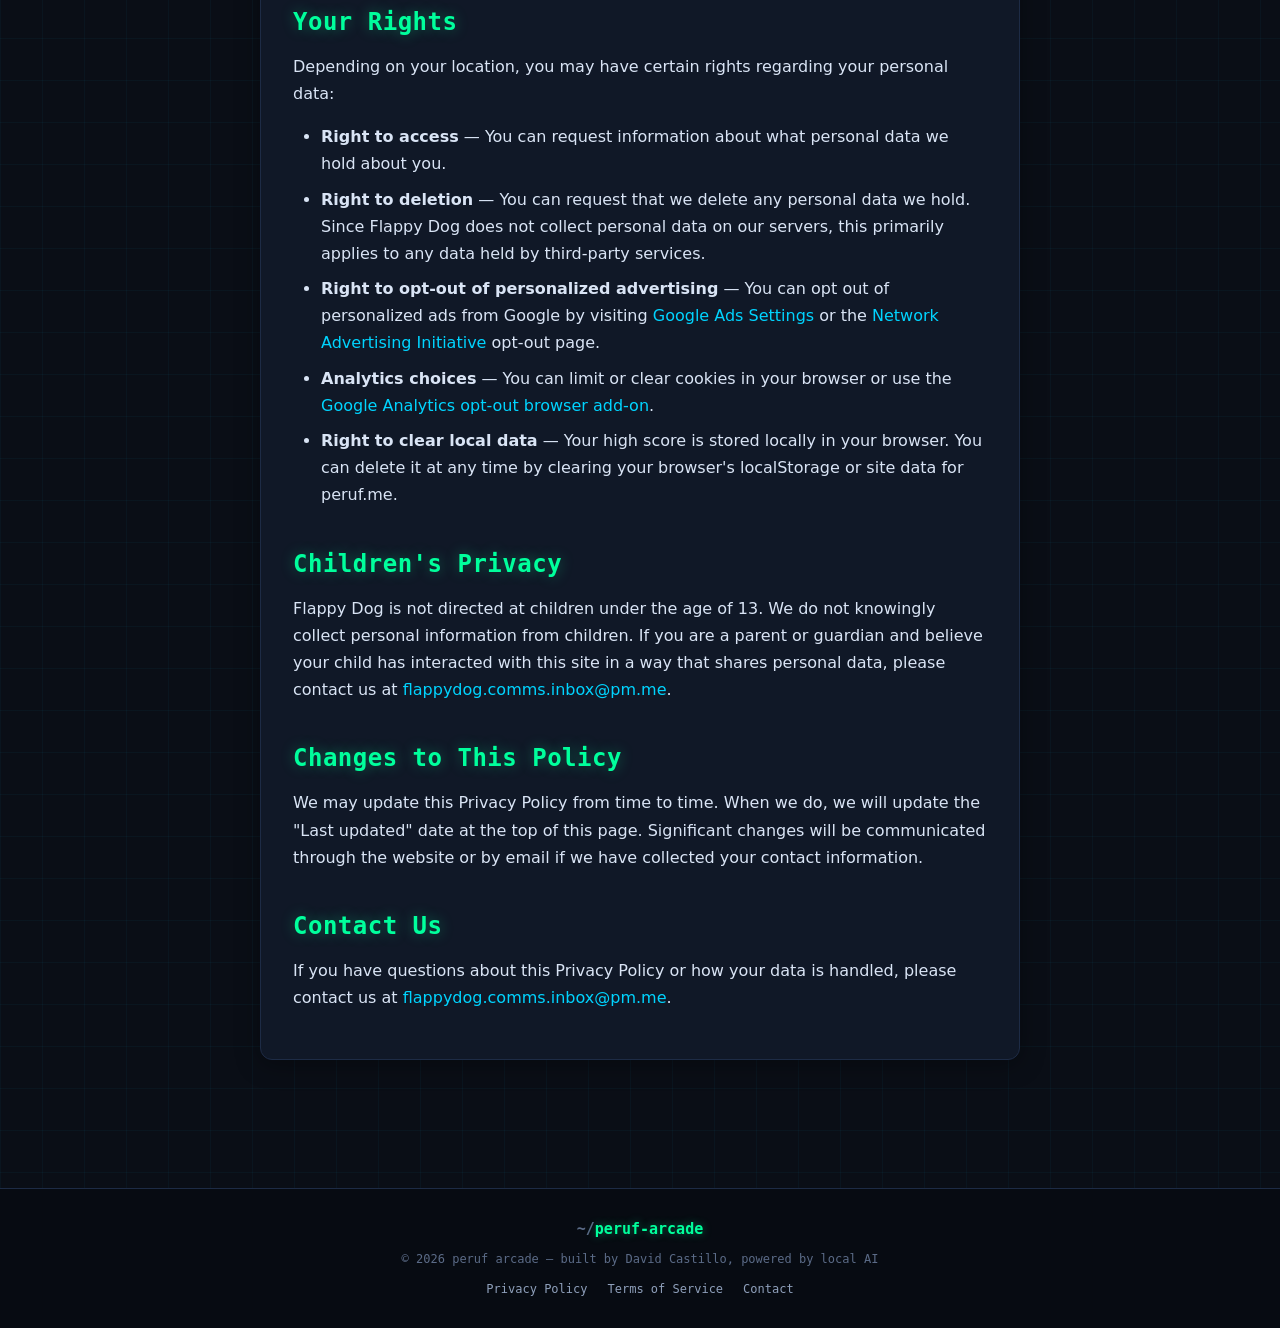
<file: privacy.html>
<!DOCTYPE html>
<html lang="en">
<head>
<meta charset="UTF-8">
<meta name="viewport" content="width=device-width, initial-scale=1.0">
<title>Privacy Policy | Flappy Dog</title>
<meta name="description" content="Privacy policy for Flappy Dog. Learn how data is collected, stored, and used, including information about Google AdSense cookies.">
<meta name="author" content="the Flappy Dog team">
<meta name="robots" content="index, follow">
<link rel="canonical" href="https://peruf.me/privacy.html">
<link rel="icon" type="image/png" href="/favicon.png">
<link rel="stylesheet" href="/styles.css">

<meta property="og:type" content="website">
<meta property="og:title" content="Privacy Policy — Flappy Dog">
<meta property="og:url" content="https://peruf.me/privacy.html">
<meta name="theme-color" content="#0a0e16">

<!-- Google tag (gtag.js) -->
<script async src="https://www.googletagmanager.com/gtag/js?id=G-N8LLXCNY16"></script>
<script>
  window.dataLayer = window.dataLayer || [];
  function gtag(){dataLayer.push(arguments);}
  gtag('js', new Date());
  gtag('config', 'G-N8LLXCNY16');
</script>
<script async src="https://pagead2.googlesyndication.com/pagead/js/adsbygoogle.js?client=ca-pub-5408741906258224" crossorigin="anonymous"></script>
</head>
<body>

<nav class="navbar">
  <a href="/" class="nav-logo"><span class="logo-dim">~/</span>peruf-arcade</a>
  <button class="hamburger" aria-label="Menu">
    <span></span><span></span><span></span>
  </button>
  <ul class="nav-links">
    <li><a href="/" class="nav-link active">home</a></li>
    <li><a href="/#games" class="nav-link">games</a></li>
    <li><a href="/about.html" class="nav-link">about</a></li>
    <li><a href="/blog/game-story.html" class="nav-link">blog</a></li>
    <li><a href="/contact.html" class="nav-link">contact</a></li>
  </ul>
</nav>

<div class="page-content container">
  <div class="content-card">
    <h1>Privacy Policy</h1>
    <p class="blog-meta">Last updated: June 2026</p>

    <p>This Privacy Policy explains how Flappy Dog (<strong>peruf.me</strong>) handles your data. Flappy Dog is operated by the Flappy Dog team. By using this website, you agree to the collection and use of information in accordance with this policy.</p>

    <h2>Information We Collect</h2>
    <p>Flappy Dog is designed to minimize data collection. Your <strong>high score</strong> is saved in your browser's localStorage and stays on your device. Separately, Google Analytics 4 collects site usage data, such as page views and browser/device information, to help us understand how the website is used. That analytics data is processed by Google and may use cookies or similar technologies.</p>

    <p>We do not ask for or directly collect information such as your name, email address, physical address, or phone number, and no account creation or sign-up is required to play. Google Analytics may collect online identifiers and browser/device information as described above; Google processes that data under its own privacy practices.</p>

    <h2>Cookies and Tracking Technologies</h2>
    <p>This website uses <strong>Google Analytics 4</strong> to measure site usage and <strong>Google AdSense</strong> to serve advertisements. Google Analytics may use cookies or similar technologies to distinguish visits and measure page views, sessions, and interactions. Google AdSense may use cookies to deliver ads and report on ad performance. These technologies may involve:</p>
    <ul>
      <li>Advertising cookies that track your browsing habits across websites</li>
      <li>Analytics cookies or similar technologies that help measure site and advertising performance</li>
      <li>First-party and third-party cookies set by Google and its advertising partners</li>
    </ul>
    <p>Google's use of advertising cookies enables it and its partners to serve ads based on your visits to this site and other websites on the internet. You can learn more about how Google handles user data by visiting <a href="https://policies.google.com/privacy" target="_blank" rel="noopener">Google's Privacy Policy</a>.</p>

    <h2>How We Use Information</h2>
    <p>The high score stored in your browser is used solely to display your personal best on the game-over screen. It is not used for analytics or marketing. We use aggregate Google Analytics reports to understand site traffic and improve the website; Google processes the associated usage data on our behalf.</p>

    <h2>Third-Party Services</h2>
    <p>Google Analytics and Google AdSense are third-party services integrated into this website. Google may use cookies, web beacons, and similar technologies to measure site usage, serve ads, and report on performance. We do not control the technologies Google or its partners use, and we encourage you to review <a href="https://policies.google.com/privacy" target="_blank" rel="noopener">Google's Privacy Policy</a> for more information.</p>

    <h2>Your Rights</h2>
    <p>Depending on your location, you may have certain rights regarding your personal data:</p>
    <ul>
      <li><strong>Right to access</strong> — You can request information about what personal data we hold about you.</li>
      <li><strong>Right to deletion</strong> — You can request that we delete any personal data we hold. Since Flappy Dog does not collect personal data on our servers, this primarily applies to any data held by third-party services.</li>
      <li><strong>Right to opt-out of personalized advertising</strong> — You can opt out of personalized ads from Google by visiting <a href="https://adssettings.google.com" target="_blank" rel="noopener">Google Ads Settings</a> or the <a href="https://www.aboutads.info/choices/" target="_blank" rel="noopener">Network Advertising Initiative</a> opt-out page.</li>
      <li><strong>Analytics choices</strong> — You can limit or clear cookies in your browser or use the <a href="https://tools.google.com/dlpage/gaoptout" target="_blank" rel="noopener">Google Analytics opt-out browser add-on</a>.</li>
      <li><strong>Right to clear local data</strong> — Your high score is stored locally in your browser. You can delete it at any time by clearing your browser's localStorage or site data for peruf.me.</li>
    </ul>

    <h2>Children's Privacy</h2>
    <p>Flappy Dog is not directed at children under the age of 13. We do not knowingly collect personal information from children. If you are a parent or guardian and believe your child has interacted with this site in a way that shares personal data, please contact us at <a href="mailto:flappydog.comms.inbox@pm.me">flappydog.comms.inbox@pm.me</a>.</p>

    <h2>Changes to This Policy</h2>
    <p>We may update this Privacy Policy from time to time. When we do, we will update the "Last updated" date at the top of this page. Significant changes will be communicated through the website or by email if we have collected your contact information.</p>

    <h2>Contact Us</h2>
    <p>If you have questions about this Privacy Policy or how your data is handled, please contact us at <a href="mailto:flappydog.comms.inbox@pm.me">flappydog.comms.inbox@pm.me</a>.</p>
  </div>
</div>

<footer class="site-footer">
  <div class="footer-inner">
    <div class="footer-brand"><span class="logo-dim">~/</span>peruf-arcade</div>
    <div class="footer-copy">&copy; 2026 peruf arcade — built by David Castillo, powered by local AI</div>
    <div class="footer-links">
      <a href="/privacy.html">Privacy Policy</a>
      <a href="/terms.html">Terms of Service</a>
      <a href="/contact.html">Contact</a>
    </div>
  </div>
</footer>

<script src="/nav.js"></script>
</body>
</html>
</file>
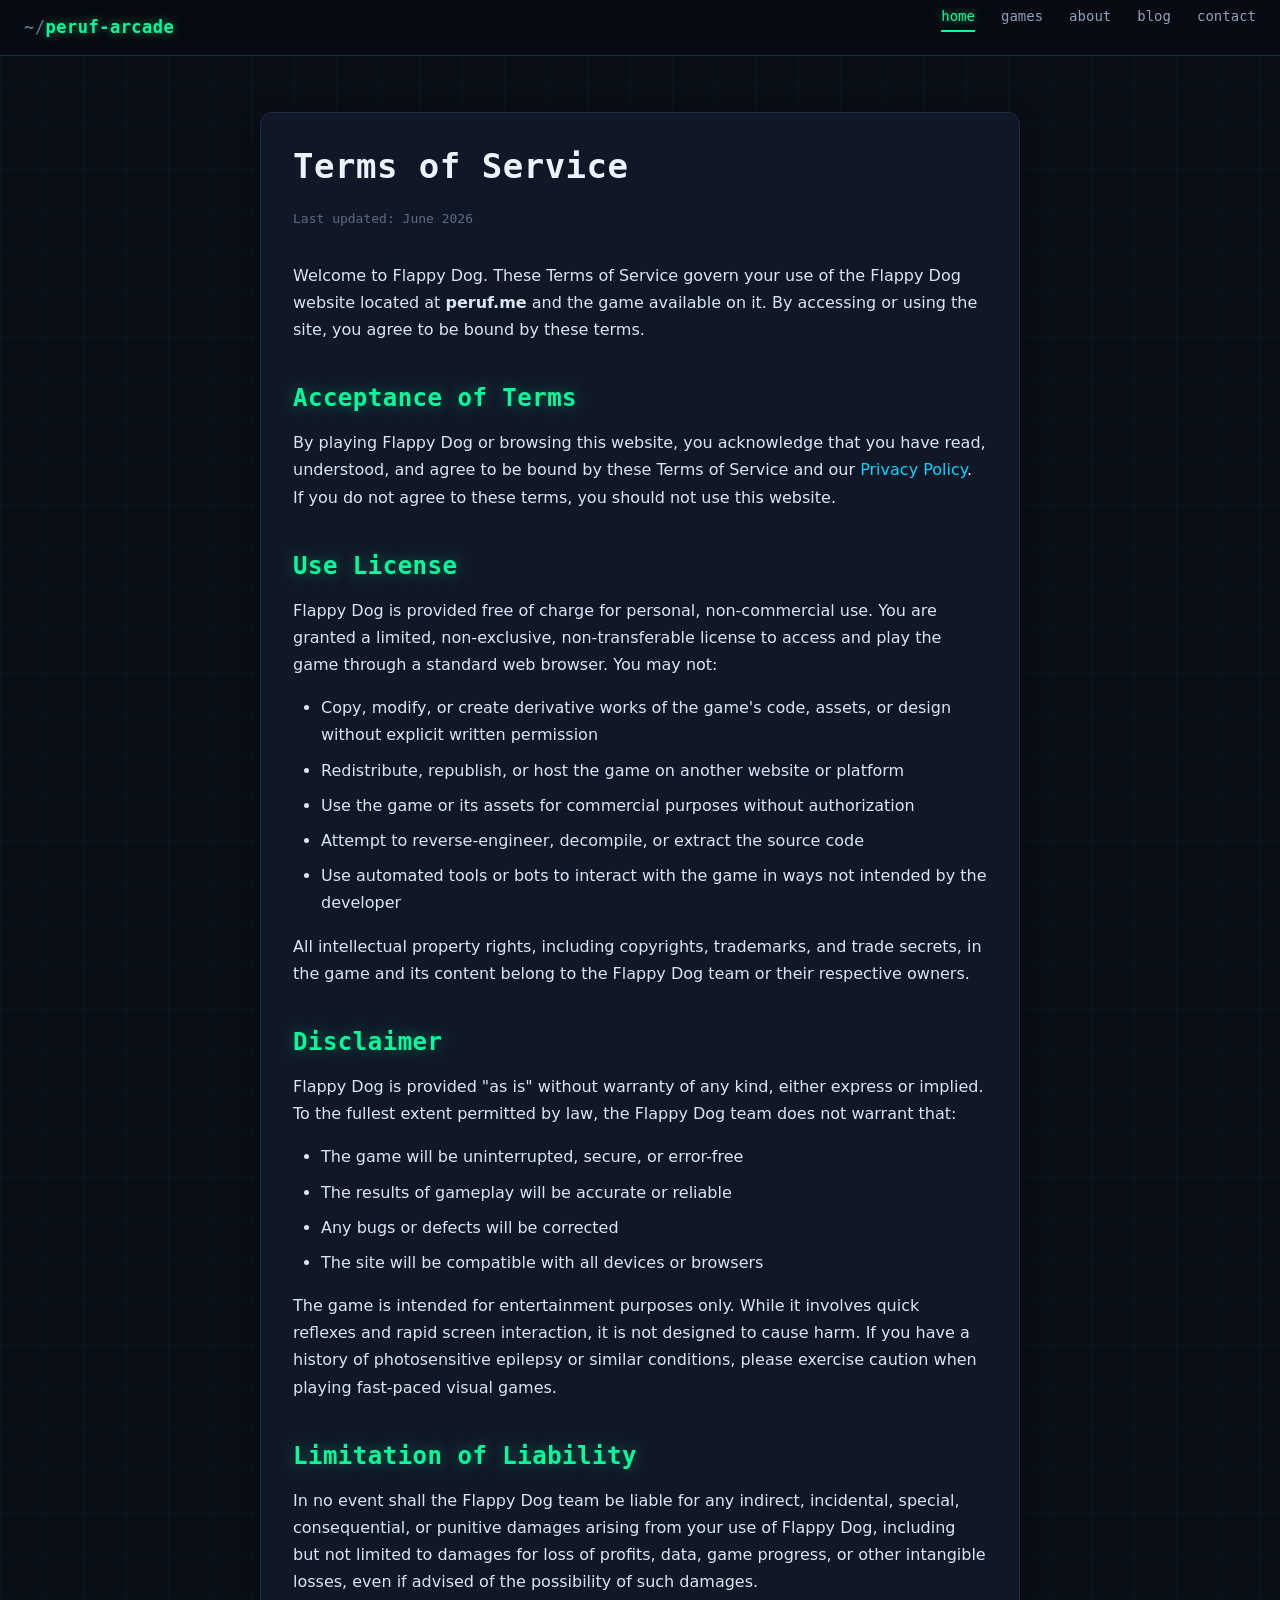
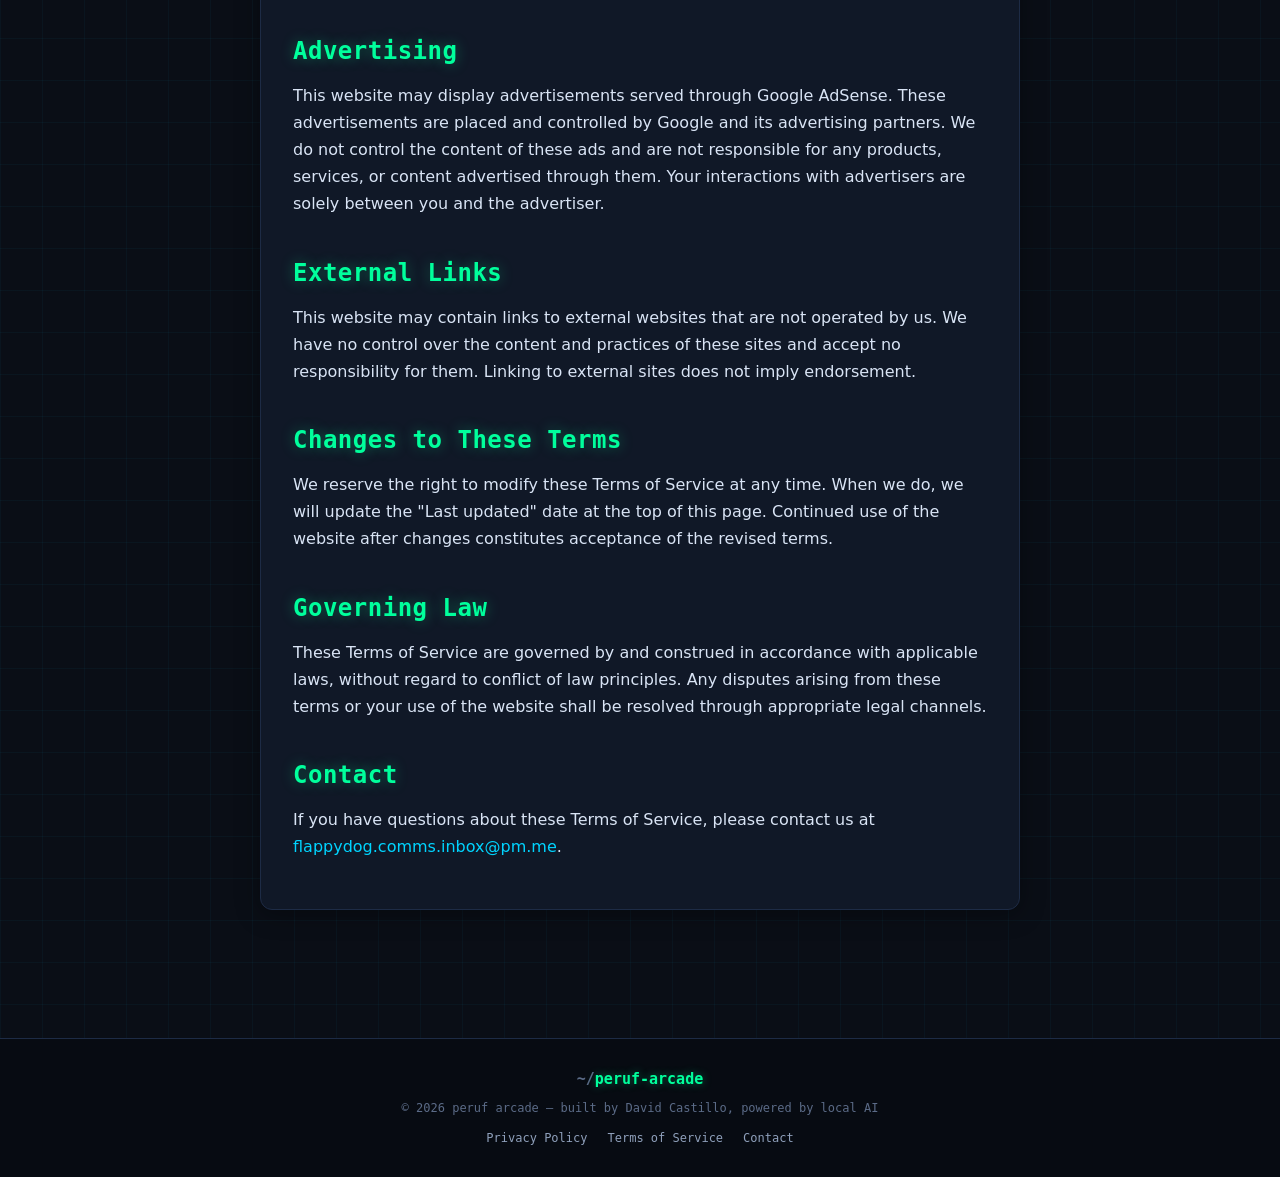
<file: terms.html>
<!DOCTYPE html>
<html lang="en">
<head>
<meta charset="UTF-8">
<meta name="viewport" content="width=device-width, initial-scale=1.0">
<title>Terms of Service | Flappy Dog</title>
<meta name="description" content="Terms of service for Flappy Dog. Read the rules and guidelines for using the Flappy Dog website and game.">
<meta name="author" content="the Flappy Dog team">
<meta name="robots" content="index, follow">
<link rel="canonical" href="https://peruf.me/terms.html">
<link rel="icon" type="image/png" href="/favicon.png">
<link rel="stylesheet" href="/styles.css">

<meta property="og:type" content="website">
<meta property="og:title" content="Terms of Service — Flappy Dog">
<meta property="og:url" content="https://peruf.me/terms.html">
<meta name="theme-color" content="#0a0e16">

<!-- Google tag (gtag.js) -->
<script async src="https://www.googletagmanager.com/gtag/js?id=G-N8LLXCNY16"></script>
<script>
  window.dataLayer = window.dataLayer || [];
  function gtag(){dataLayer.push(arguments);}
  gtag('js', new Date());
  gtag('config', 'G-N8LLXCNY16');
</script>
<script async src="https://pagead2.googlesyndication.com/pagead/js/adsbygoogle.js?client=ca-pub-5408741906258224" crossorigin="anonymous"></script>
</head>
<body>

<nav class="navbar">
  <a href="/" class="nav-logo"><span class="logo-dim">~/</span>peruf-arcade</a>
  <button class="hamburger" aria-label="Menu">
    <span></span><span></span><span></span>
  </button>
  <ul class="nav-links">
    <li><a href="/" class="nav-link active">home</a></li>
    <li><a href="/#games" class="nav-link">games</a></li>
    <li><a href="/about.html" class="nav-link">about</a></li>
    <li><a href="/blog/game-story.html" class="nav-link">blog</a></li>
    <li><a href="/contact.html" class="nav-link">contact</a></li>
  </ul>
</nav>

<div class="page-content container">
  <div class="content-card">
    <h1>Terms of Service</h1>
    <p class="blog-meta">Last updated: June 2026</p>

    <p>Welcome to Flappy Dog. These Terms of Service govern your use of the Flappy Dog website located at <strong>peruf.me</strong> and the game available on it. By accessing or using the site, you agree to be bound by these terms.</p>

    <h2>Acceptance of Terms</h2>
    <p>By playing Flappy Dog or browsing this website, you acknowledge that you have read, understood, and agree to be bound by these Terms of Service and our <a href="/privacy.html">Privacy Policy</a>. If you do not agree to these terms, you should not use this website.</p>

    <h2>Use License</h2>
    <p>Flappy Dog is provided free of charge for personal, non-commercial use. You are granted a limited, non-exclusive, non-transferable license to access and play the game through a standard web browser. You may not:</p>
    <ul>
      <li>Copy, modify, or create derivative works of the game's code, assets, or design without explicit written permission</li>
      <li>Redistribute, republish, or host the game on another website or platform</li>
      <li>Use the game or its assets for commercial purposes without authorization</li>
      <li>Attempt to reverse-engineer, decompile, or extract the source code</li>
      <li>Use automated tools or bots to interact with the game in ways not intended by the developer</li>
    </ul>
    <p>All intellectual property rights, including copyrights, trademarks, and trade secrets, in the game and its content belong to the Flappy Dog team or their respective owners.</p>

    <h2>Disclaimer</h2>
    <p>Flappy Dog is provided "as is" without warranty of any kind, either express or implied. To the fullest extent permitted by law, the Flappy Dog team does not warrant that:</p>
    <ul>
      <li>The game will be uninterrupted, secure, or error-free</li>
      <li>The results of gameplay will be accurate or reliable</li>
      <li>Any bugs or defects will be corrected</li>
      <li>The site will be compatible with all devices or browsers</li>
    </ul>
    <p>The game is intended for entertainment purposes only. While it involves quick reflexes and rapid screen interaction, it is not designed to cause harm. If you have a history of photosensitive epilepsy or similar conditions, please exercise caution when playing fast-paced visual games.</p>

    <h2>Limitation of Liability</h2>
    <p>In no event shall the Flappy Dog team be liable for any indirect, incidental, special, consequential, or punitive damages arising from your use of Flappy Dog, including but not limited to damages for loss of profits, data, game progress, or other intangible losses, even if advised of the possibility of such damages.</p>

    <h2>Advertising</h2>
    <p>This website may display advertisements served through Google AdSense. These advertisements are placed and controlled by Google and its advertising partners. We do not control the content of these ads and are not responsible for any products, services, or content advertised through them. Your interactions with advertisers are solely between you and the advertiser.</p>

    <h2>External Links</h2>
    <p>This website may contain links to external websites that are not operated by us. We have no control over the content and practices of these sites and accept no responsibility for them. Linking to external sites does not imply endorsement.</p>

    <h2>Changes to These Terms</h2>
    <p>We reserve the right to modify these Terms of Service at any time. When we do, we will update the "Last updated" date at the top of this page. Continued use of the website after changes constitutes acceptance of the revised terms.</p>

    <h2>Governing Law</h2>
    <p>These Terms of Service are governed by and construed in accordance with applicable laws, without regard to conflict of law principles. Any disputes arising from these terms or your use of the website shall be resolved through appropriate legal channels.</p>

    <h2>Contact</h2>
    <p>If you have questions about these Terms of Service, please contact us at <a href="mailto:flappydog.comms.inbox@pm.me">flappydog.comms.inbox@pm.me</a>.</p>
  </div>
</div>

<footer class="site-footer">
  <div class="footer-inner">
    <div class="footer-brand"><span class="logo-dim">~/</span>peruf-arcade</div>
    <div class="footer-copy">&copy; 2026 peruf arcade — built by David Castillo, powered by local AI</div>
    <div class="footer-links">
      <a href="/privacy.html">Privacy Policy</a>
      <a href="/terms.html">Terms of Service</a>
      <a href="/contact.html">Contact</a>
    </div>
  </div>
</footer>

<script src="/nav.js"></script>
</body>
</html>
</file>
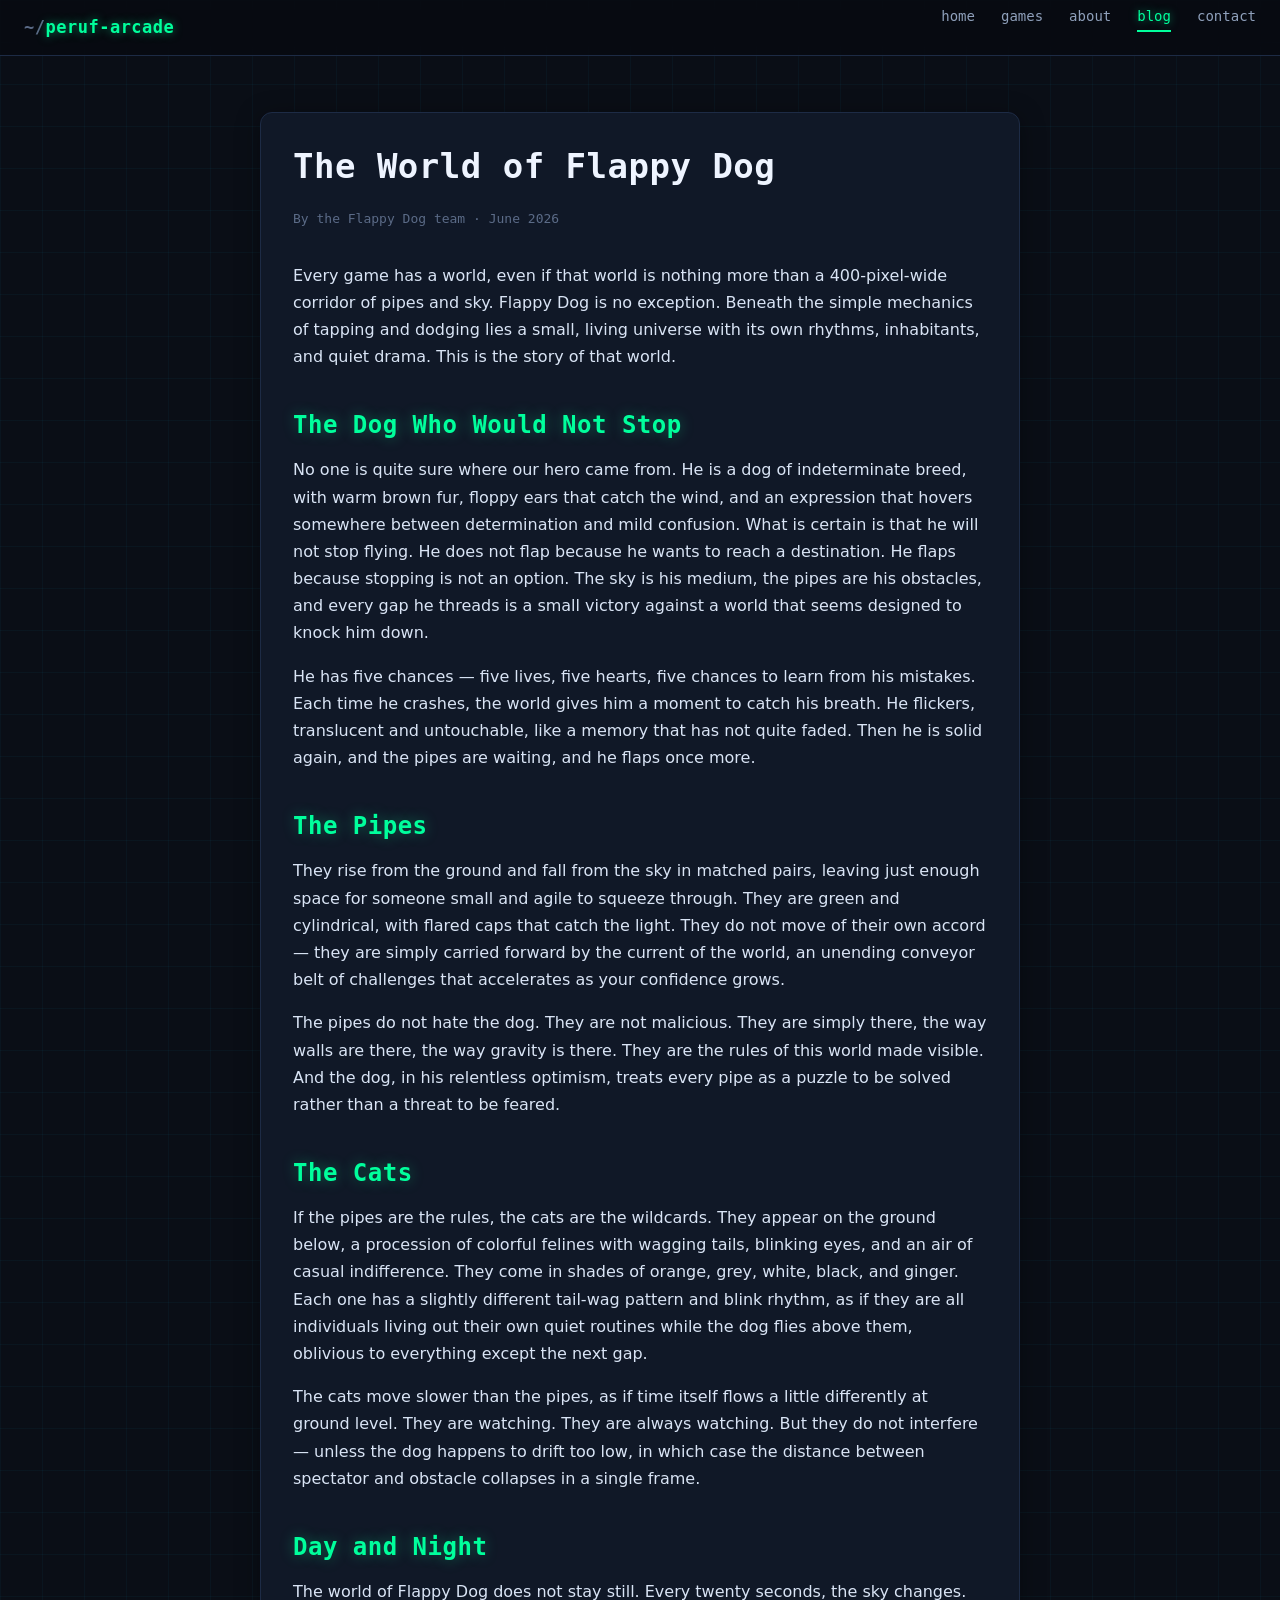
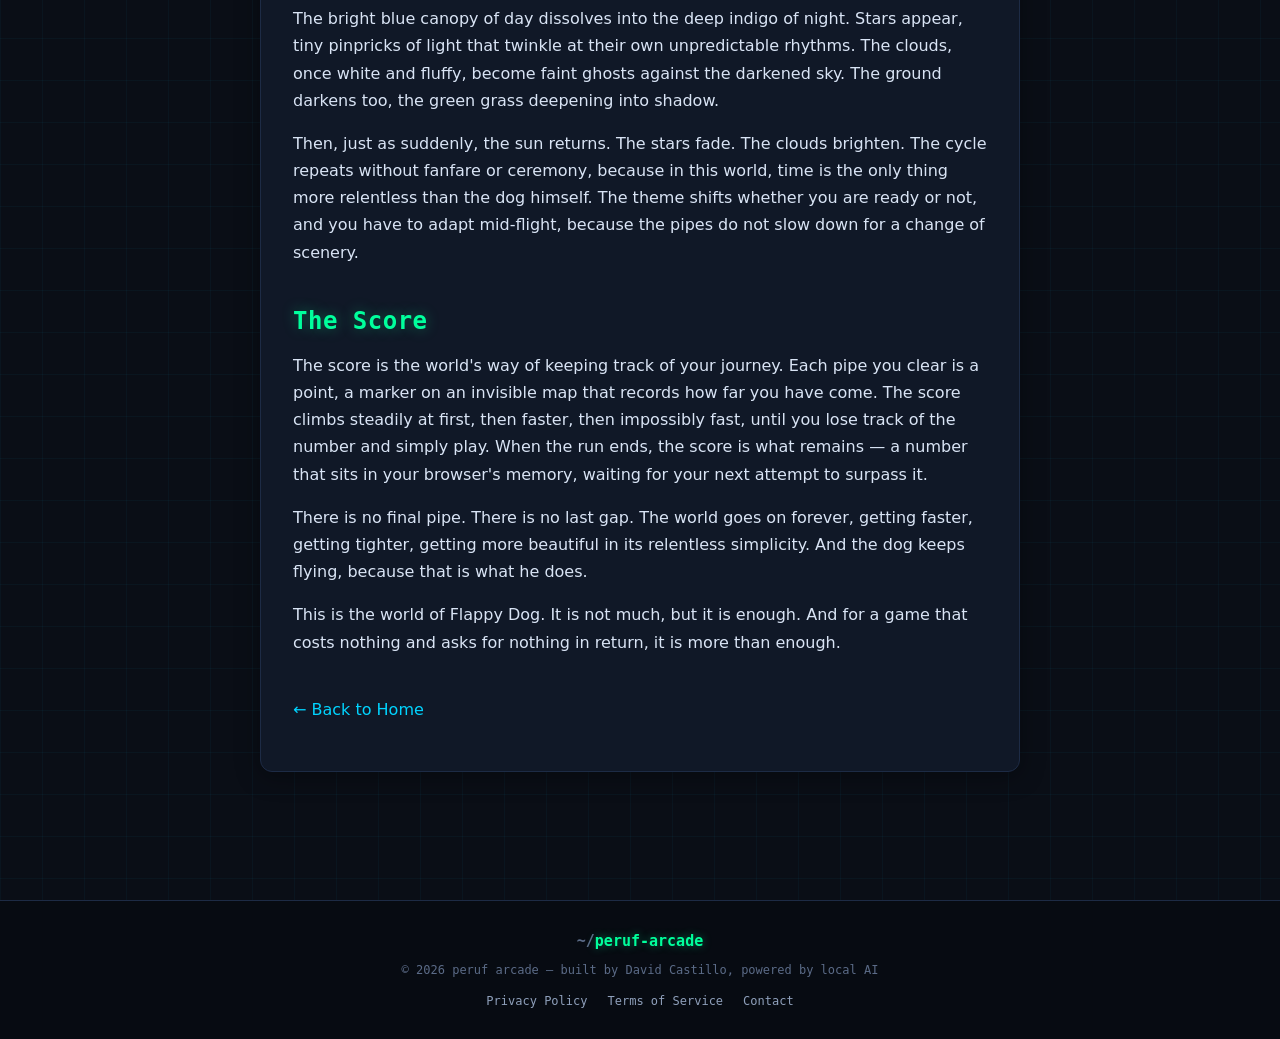
<file: blog/game-story.html>
<!DOCTYPE html>
<html lang="en">
<head>
<meta charset="UTF-8">
<meta name="viewport" content="width=device-width, initial-scale=1.0">
<title>The World of Flappy Dog | Blog</title>
<meta name="description" content="Discover the lore behind Flappy Dog. Learn about the dog, the cats, the ever-shifting world, and the endless journey through pipes and skies.">
<meta name="author" content="the Flappy Dog team">
<meta name="robots" content="index, follow">
<link rel="canonical" href="https://peruf.me/blog/game-story.html">
<link rel="icon" type="image/png" href="/favicon.png">
<link rel="stylesheet" href="/styles.css">

<meta property="og:type" content="article">
<meta property="og:title" content="The World of Flappy Dog — Blog">
<meta property="og:description" content="Discover the lore behind Flappy Dog.">
<meta property="og:url" content="https://peruf.me/blog/game-story.html">
<meta name="theme-color" content="#0a0e16">

<!-- Google tag (gtag.js) -->
<script async src="https://www.googletagmanager.com/gtag/js?id=G-N8LLXCNY16"></script>
<script>
  window.dataLayer = window.dataLayer || [];
  function gtag(){dataLayer.push(arguments);}
  gtag('js', new Date());
  gtag('config', 'G-N8LLXCNY16');
</script>
<script async src="https://pagead2.googlesyndication.com/pagead/js/adsbygoogle.js?client=ca-pub-5408741906258224" crossorigin="anonymous"></script>
</head>
<body>

<nav class="navbar">
  <a href="/" class="nav-logo"><span class="logo-dim">~/</span>peruf-arcade</a>
  <button class="hamburger" aria-label="Menu">
    <span></span><span></span><span></span>
  </button>
  <ul class="nav-links">
    <li><a href="/" class="nav-link">home</a></li>
    <li><a href="/#games" class="nav-link">games</a></li>
    <li><a href="/about.html" class="nav-link">about</a></li>
    <li><a href="/blog/game-story.html" class="nav-link active">blog</a></li>
    <li><a href="/contact.html" class="nav-link">contact</a></li>
  </ul>
</nav>

<div class="page-content container">
  <div class="content-card">
    <h1>The World of Flappy Dog</h1>
    <p class="blog-meta">By the Flappy Dog team &middot; June 2026</p>

    <p>Every game has a world, even if that world is nothing more than a 400-pixel-wide corridor of pipes and sky. Flappy Dog is no exception. Beneath the simple mechanics of tapping and dodging lies a small, living universe with its own rhythms, inhabitants, and quiet drama. This is the story of that world.</p>

    <h2>The Dog Who Would Not Stop</h2>
    <p>No one is quite sure where our hero came from. He is a dog of indeterminate breed, with warm brown fur, floppy ears that catch the wind, and an expression that hovers somewhere between determination and mild confusion. What is certain is that he will not stop flying. He does not flap because he wants to reach a destination. He flaps because stopping is not an option. The sky is his medium, the pipes are his obstacles, and every gap he threads is a small victory against a world that seems designed to knock him down.</p>

    <p>He has five chances — five lives, five hearts, five chances to learn from his mistakes. Each time he crashes, the world gives him a moment to catch his breath. He flickers, translucent and untouchable, like a memory that has not quite faded. Then he is solid again, and the pipes are waiting, and he flaps once more.</p>

    <h2>The Pipes</h2>
    <p>They rise from the ground and fall from the sky in matched pairs, leaving just enough space for someone small and agile to squeeze through. They are green and cylindrical, with flared caps that catch the light. They do not move of their own accord — they are simply carried forward by the current of the world, an unending conveyor belt of challenges that accelerates as your confidence grows.</p>

    <p>The pipes do not hate the dog. They are not malicious. They are simply there, the way walls are there, the way gravity is there. They are the rules of this world made visible. And the dog, in his relentless optimism, treats every pipe as a puzzle to be solved rather than a threat to be feared.</p>

    <h2>The Cats</h2>
    <p>If the pipes are the rules, the cats are the wildcards. They appear on the ground below, a procession of colorful felines with wagging tails, blinking eyes, and an air of casual indifference. They come in shades of orange, grey, white, black, and ginger. Each one has a slightly different tail-wag pattern and blink rhythm, as if they are all individuals living out their own quiet routines while the dog flies above them, oblivious to everything except the next gap.</p>

    <p>The cats move slower than the pipes, as if time itself flows a little differently at ground level. They are watching. They are always watching. But they do not interfere — unless the dog happens to drift too low, in which case the distance between spectator and obstacle collapses in a single frame.</p>

    <h2>Day and Night</h2>
    <p>The world of Flappy Dog does not stay still. Every twenty seconds, the sky changes. The bright blue canopy of day dissolves into the deep indigo of night. Stars appear, tiny pinpricks of light that twinkle at their own unpredictable rhythms. The clouds, once white and fluffy, become faint ghosts against the darkened sky. The ground darkens too, the green grass deepening into shadow.</p>

    <p>Then, just as suddenly, the sun returns. The stars fade. The clouds brighten. The cycle repeats without fanfare or ceremony, because in this world, time is the only thing more relentless than the dog himself. The theme shifts whether you are ready or not, and you have to adapt mid-flight, because the pipes do not slow down for a change of scenery.</p>

    <h2>The Score</h2>
    <p>The score is the world's way of keeping track of your journey. Each pipe you clear is a point, a marker on an invisible map that records how far you have come. The score climbs steadily at first, then faster, then impossibly fast, until you lose track of the number and simply play. When the run ends, the score is what remains — a number that sits in your browser's memory, waiting for your next attempt to surpass it.</p>

    <p>There is no final pipe. There is no last gap. The world goes on forever, getting faster, getting tighter, getting more beautiful in its relentless simplicity. And the dog keeps flying, because that is what he does.</p>

    <p>This is the world of Flappy Dog. It is not much, but it is enough. And for a game that costs nothing and asks for nothing in return, it is more than enough.</p>

    <p style="margin-top: 40px;"><a href="/">&larr; Back to Home</a></p>
  </div>
</div>

<footer class="site-footer">
  <div class="footer-inner">
    <div class="footer-brand"><span class="logo-dim">~/</span>peruf-arcade</div>
    <div class="footer-copy">&copy; 2026 peruf arcade — built by David Castillo, powered by local AI</div>
    <div class="footer-links">
      <a href="/privacy.html">Privacy Policy</a>
      <a href="/terms.html">Terms of Service</a>
      <a href="/contact.html">Contact</a>
    </div>
  </div>
</footer>

<script src="/nav.js"></script>
</body>
</html>
</file>
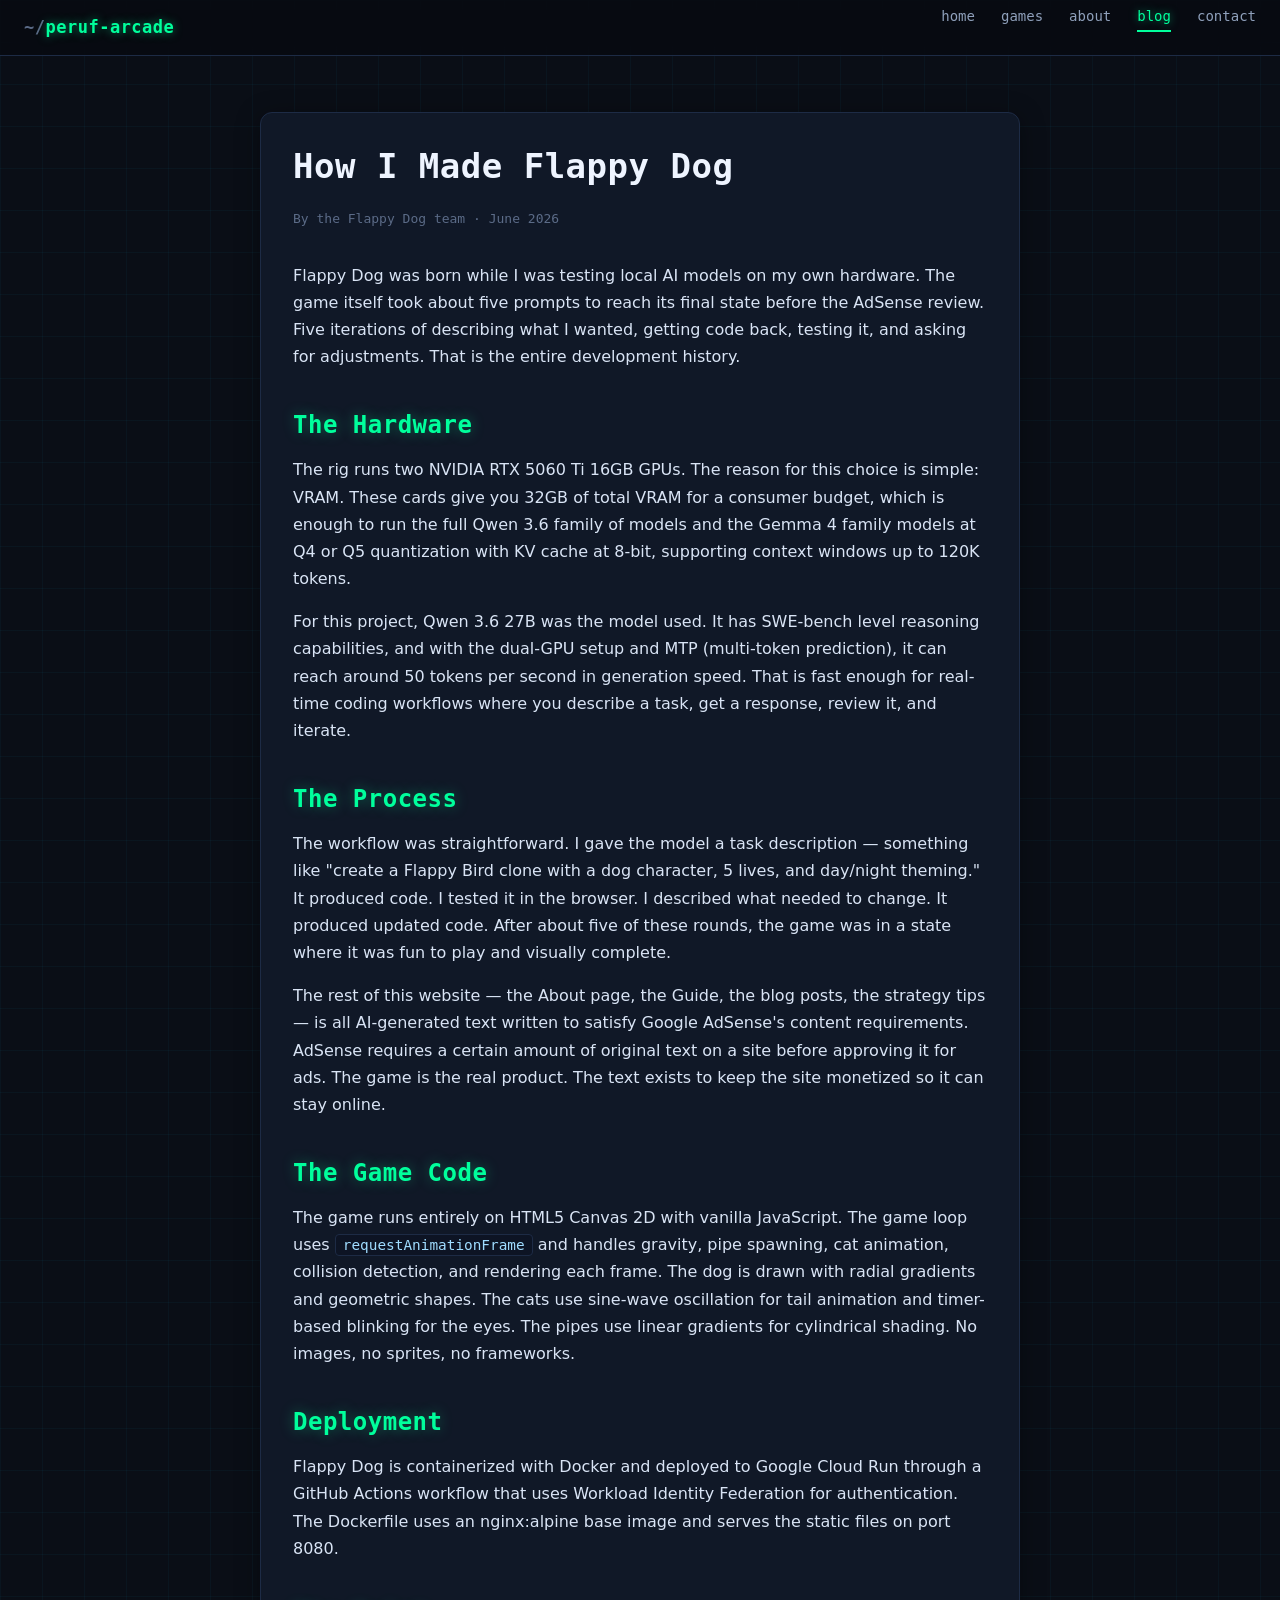
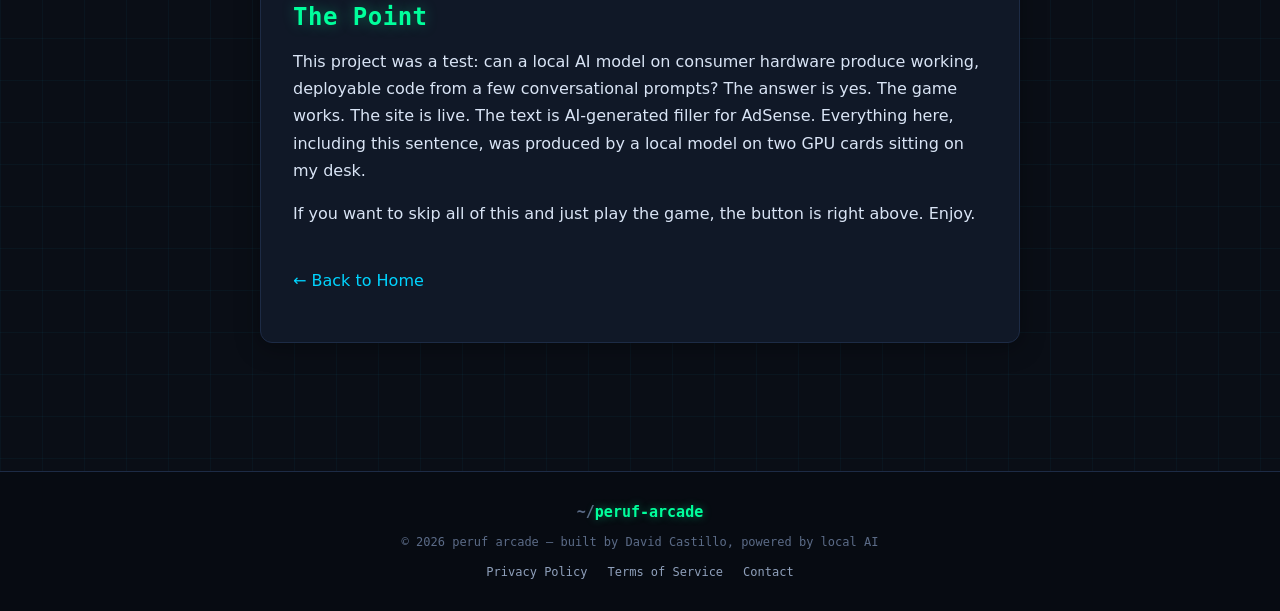
<file: blog/how-made.html>
<!DOCTYPE html>
<html lang="en">
<head>
<meta charset="UTF-8">
<meta name="viewport" content="width=device-width, initial-scale=1.0">
<title>How I Made Flappy Dog | Blog</title>
<meta name="description" content="The development story behind Flappy Dog. Learn about the technology stack, the challenges, and what I learned building a canvas-based arcade game.">
<meta name="author" content="the Flappy Dog team">
<meta name="robots" content="index, follow">
<link rel="canonical" href="https://peruf.me/blog/how-made.html">
<link rel="icon" type="image/png" href="/favicon.png">
<link rel="stylesheet" href="/styles.css">

<meta property="og:type" content="article">
<meta property="og:title" content="How I Made Flappy Dog — Blog">
<meta property="og:description" content="The development story behind Flappy Dog.">
<meta property="og:url" content="https://peruf.me/blog/how-made.html">
<meta name="theme-color" content="#0a0e16">

<!-- Google tag (gtag.js) -->
<script async src="https://www.googletagmanager.com/gtag/js?id=G-N8LLXCNY16"></script>
<script>
  window.dataLayer = window.dataLayer || [];
  function gtag(){dataLayer.push(arguments);}
  gtag('js', new Date());
  gtag('config', 'G-N8LLXCNY16');
</script>
<script async src="https://pagead2.googlesyndication.com/pagead/js/adsbygoogle.js?client=ca-pub-5408741906258224" crossorigin="anonymous"></script>
</head>
<body>

<nav class="navbar">
  <a href="/" class="nav-logo"><span class="logo-dim">~/</span>peruf-arcade</a>
  <button class="hamburger" aria-label="Menu">
    <span></span><span></span><span></span>
  </button>
  <ul class="nav-links">
    <li><a href="/" class="nav-link">home</a></li>
    <li><a href="/#games" class="nav-link">games</a></li>
    <li><a href="/about.html" class="nav-link">about</a></li>
    <li><a href="/blog/game-story.html" class="nav-link active">blog</a></li>
    <li><a href="/contact.html" class="nav-link">contact</a></li>
  </ul>
</nav>

<div class="page-content container">
  <div class="content-card">
    <h1>How I Made Flappy Dog</h1>
    <p class="blog-meta">By the Flappy Dog team &middot; June 2026</p>

    <p>Flappy Dog was born while I was testing local AI models on my own hardware. The game itself took about five prompts to reach its final state before the AdSense review. Five iterations of describing what I wanted, getting code back, testing it, and asking for adjustments. That is the entire development history.</p>

    <h2>The Hardware</h2>
    <p>The rig runs two NVIDIA RTX 5060 Ti 16GB GPUs. The reason for this choice is simple: VRAM. These cards give you 32GB of total VRAM for a consumer budget, which is enough to run the full Qwen 3.6 family of models and the Gemma 4 family models at Q4 or Q5 quantization with KV cache at 8-bit, supporting context windows up to 120K tokens.</p>

    <p>For this project, Qwen 3.6 27B was the model used. It has SWE-bench level reasoning capabilities, and with the dual-GPU setup and MTP (multi-token prediction), it can reach around 50 tokens per second in generation speed. That is fast enough for real-time coding workflows where you describe a task, get a response, review it, and iterate.</p>

    <h2>The Process</h2>
    <p>The workflow was straightforward. I gave the model a task description — something like "create a Flappy Bird clone with a dog character, 5 lives, and day/night theming." It produced code. I tested it in the browser. I described what needed to change. It produced updated code. After about five of these rounds, the game was in a state where it was fun to play and visually complete.</p>

    <p>The rest of this website — the About page, the Guide, the blog posts, the strategy tips — is all AI-generated text written to satisfy Google AdSense's content requirements. AdSense requires a certain amount of original text on a site before approving it for ads. The game is the real product. The text exists to keep the site monetized so it can stay online.</p>

    <h2>The Game Code</h2>
    <p>The game runs entirely on HTML5 Canvas 2D with vanilla JavaScript. The game loop uses <code>requestAnimationFrame</code> and handles gravity, pipe spawning, cat animation, collision detection, and rendering each frame. The dog is drawn with radial gradients and geometric shapes. The cats use sine-wave oscillation for tail animation and timer-based blinking for the eyes. The pipes use linear gradients for cylindrical shading. No images, no sprites, no frameworks.</p>

    <h2>Deployment</h2>
    <p>Flappy Dog is containerized with Docker and deployed to Google Cloud Run through a GitHub Actions workflow that uses Workload Identity Federation for authentication. The Dockerfile uses an nginx:alpine base image and serves the static files on port 8080.</p>

    <h2>The Point</h2>
    <p>This project was a test: can a local AI model on consumer hardware produce working, deployable code from a few conversational prompts? The answer is yes. The game works. The site is live. The text is AI-generated filler for AdSense. Everything here, including this sentence, was produced by a local model on two GPU cards sitting on my desk.</p>

    <p>If you want to skip all of this and just play the game, the button is right above. Enjoy.</p>

    <p style="margin-top: 40px;"><a href="/">&larr; Back to Home</a></p>
  </div>
</div>

<footer class="site-footer">
  <div class="footer-inner">
    <div class="footer-brand"><span class="logo-dim">~/</span>peruf-arcade</div>
    <div class="footer-copy">&copy; 2026 peruf arcade — built by David Castillo, powered by local AI</div>
    <div class="footer-links">
      <a href="/privacy.html">Privacy Policy</a>
      <a href="/terms.html">Terms of Service</a>
      <a href="/contact.html">Contact</a>
    </div>
  </div>
</footer>

<script src="/nav.js"></script>
</body>
</html>
</file>
<file: styles.css>
/* ============================================================
   PERUF ARCADE — shared styles
   gaming / coder palette: deep-space background, neon accents,
   monospace type, terminal-style details
   ============================================================ */

:root {
  /* base surfaces */
  --bg: #0a0e16;
  --bg-deep: #070b12;
  --panel: #101827;
  --panel-2: #152036;
  --border: #1d2b45;
  --border-bright: #2e4a7a;

  /* text */
  --text: #d9e4f5;
  --text-dim: #8fa0bb;
  --text-faint: #5b6b87;

  /* neon accents */
  --neon-green: #00ff9c;
  --neon-cyan: #00d4ff;
  --neon-pink: #ff3d81;
  --neon-purple: #a78bfa;
  --neon-gold: #ffd75e;

  --accent: var(--neon-green);
  --accent-2: var(--neon-cyan);
  --accent-3: var(--neon-pink);

  /* type */
  --mono: 'JetBrains Mono', 'Fira Code', 'Cascadia Code', 'SF Mono', Consolas, 'DejaVu Sans Mono', monospace;
  --sans: 'Segoe UI', system-ui, -apple-system, 'Helvetica Neue', Arial, sans-serif;

  /* layout */
  --content-max-width: 800px;
  --grid-max-width: 1080px;
  --section-padding: 56px 20px;
}

* { margin: 0; padding: 0; box-sizing: border-box; }

html {
  scroll-padding-top: 64px;
  scroll-behavior: smooth;
}

body {
  font-family: var(--sans);
  font-size: 16px;
  line-height: 1.7;
  color: var(--text);
  background-color: var(--bg);
  background-image:
    linear-gradient(rgba(0, 212, 255, 0.04) 1px, transparent 1px),
    linear-gradient(90deg, rgba(0, 212, 255, 0.04) 1px, transparent 1px);
  background-size: 42px 42px;
  min-height: 100vh;
}

::selection {
  background: var(--neon-green);
  color: #06130c;
}

::-webkit-scrollbar { width: 10px; }
::-webkit-scrollbar-track { background: var(--bg-deep); }
::-webkit-scrollbar-thumb { background: var(--border-bright); border-radius: 5px; }
::-webkit-scrollbar-thumb:hover { background: var(--neon-green); }

a {
  text-decoration: none;
  color: var(--accent-2);
  transition: color 0.15s, text-shadow 0.15s;
}

a:hover {
  text-decoration: none;
  color: var(--neon-green);
  text-shadow: 0 0 8px rgba(0, 255, 156, 0.6);
}

h1, h2, h3 {
  font-family: var(--mono);
  line-height: 1.25;
  color: #eef4ff;
  letter-spacing: 0.5px;
}

h1 { font-size: 34px; margin-bottom: 20px; }
h2 { font-size: 24px; margin-top: 40px; margin-bottom: 16px; color: var(--neon-green); text-shadow: 0 0 14px rgba(0, 255, 156, 0.35); }
h3 { font-size: 19px; margin-top: 28px; margin-bottom: 12px; color: #cfe6ff; }

p { margin-bottom: 16px; }
ul, ol { margin-bottom: 16px; padding-left: 28px; }
li { margin-bottom: 8px; }

code {
  font-family: var(--mono);
  font-size: 0.9em;
  background: #0d1424;
  border: 1px solid var(--border);
  border-radius: 4px;
  padding: 2px 7px;
  color: #9fdcff;
}

.container {
  max-width: var(--content-max-width);
  margin: 0 auto;
  padding: 0 20px;
}

/* ============ NAV ============ */
.navbar {
  position: sticky;
  top: 0;
  z-index: 100;
  display: flex;
  align-items: center;
  justify-content: space-between;
  height: 56px;
  padding: 0 24px;
  background: rgba(7, 11, 18, 0.88);
  backdrop-filter: blur(10px);
  border-bottom: 1px solid var(--border);
}

.nav-logo {
  font-family: var(--mono);
  font-size: 17px;
  font-weight: 700;
  letter-spacing: 0.5px;
  color: var(--neon-green);
  text-decoration: none;
  flex-shrink: 0;
  text-shadow: 0 0 10px rgba(0, 255, 156, 0.5);
}

.nav-logo .logo-dim { color: var(--text-faint); text-shadow: none; }

.nav-links {
  display: flex;
  align-items: center;
  gap: 26px;
  list-style: none;
}

.nav-link {
  font-family: var(--mono);
  font-size: 14px;
  font-weight: 500;
  color: var(--text-dim);
  text-decoration: none;
  padding: 6px 0;
  border-bottom: 2px solid transparent;
  transition: color 0.15s, border-color 0.15s, text-shadow 0.15s;
}

.nav-link:hover {
  text-decoration: none;
  color: var(--text);
  border-bottom-color: rgba(0, 212, 255, 0.6);
}

.nav-link.active {
  color: var(--neon-green);
  border-bottom-color: var(--neon-green);
  text-shadow: 0 0 8px rgba(0, 255, 156, 0.55);
}

.hamburger {
  display: none;
  flex-direction: column;
  justify-content: center;
  gap: 5px;
  width: 32px;
  height: 32px;
  cursor: pointer;
  background: none;
  border: none;
  padding: 4px;
}

.hamburger span {
  display: block;
  width: 100%;
  height: 2px;
  background: var(--neon-green);
  border-radius: 2px;
  transition: transform 0.3s ease, opacity 0.3s ease;
}

.hamburger.open span:nth-child(1) { transform: translateY(7px) rotate(45deg); }
.hamburger.open span:nth-child(2) { opacity: 0; }
.hamburger.open span:nth-child(3) { transform: translateY(-7px) rotate(-45deg); }

/* ============ MOBILE NAV ============ */
@media (max-width: 767px) {
  .hamburger { display: flex; }

  .nav-links {
    position: absolute;
    top: 56px;
    left: 0;
    right: 0;
    flex-direction: column;
    gap: 0;
    background: rgba(7, 11, 18, 0.97);
    border-bottom: 1px solid var(--border);
    max-height: 0;
    overflow: hidden;
    transition: max-height 0.3s ease;
  }

  .nav-links.menu-open { max-height: 320px; }

  .nav-link {
    display: block;
    padding: 14px 24px;
    min-height: 48px;
    border-bottom: none;
    border-left: 3px solid transparent;
    font-size: 16px;
  }

  .nav-link:hover { border-left-color: rgba(0, 212, 255, 0.6); }
  .nav-link.active { border-left-color: var(--neon-green); }
}

/* ============ FOOTER ============ */
.site-footer {
  text-align: center;
  padding: 28px 20px;
  margin-top: 40px;
  background: var(--bg-deep);
  border-top: 1px solid var(--border);
}

.footer-inner { max-width: var(--content-max-width); margin: 0 auto; }

.footer-brand {
  font-family: var(--mono);
  font-size: 15px;
  font-weight: 700;
  color: var(--neon-green);
  margin-bottom: 6px;
  text-shadow: 0 0 10px rgba(0, 255, 156, 0.4);
}

.footer-brand .logo-dim { color: var(--text-faint); text-shadow: none; }

.footer-copy {
  font-family: var(--mono);
  font-size: 12px;
  color: var(--text-faint);
  margin-bottom: 10px;
}

.footer-links {
  display: flex;
  justify-content: center;
  gap: 20px;
  flex-wrap: wrap;
}

.footer-links a {
  font-family: var(--mono);
  font-size: 12px;
  color: var(--text-dim);
  text-decoration: none;
}

.footer-links a:hover { color: var(--neon-green); text-shadow: 0 0 8px rgba(0, 255, 156, 0.5); }

/* ============ PAGE CONTENT ============ */
.page-content { padding: var(--section-padding); }

.content-card {
  background: var(--panel);
  border: 1px solid var(--border);
  border-radius: 12px;
  padding: 32px;
  margin-bottom: 32px;
  box-shadow: 0 4px 24px rgba(0, 0, 0, 0.35);
}

/* ============ HERO (arcade hub) ============ */
.hero {
  text-align: center;
  padding: 64px 20px 40px;
  max-width: 760px;
  margin: 0 auto;
}

.terminal-line {
  font-family: var(--mono);
  font-size: 14px;
  color: var(--text-dim);
  margin-bottom: 20px;
}

.terminal-line .prompt { color: var(--neon-green); }

.terminal-line .cursor {
  display: inline-block;
  width: 8px;
  height: 15px;
  background: var(--neon-green);
  vertical-align: -2px;
  margin-left: 4px;
  animation: blink 1.1s steps(1) infinite;
  box-shadow: 0 0 8px rgba(0, 255, 156, 0.7);
}

@keyframes blink { 50% { opacity: 0; } }

.hero h1 {
  font-size: 46px;
  letter-spacing: 3px;
  margin-bottom: 14px;
  color: #f2f7ff;
  text-shadow: 0 0 24px rgba(0, 212, 255, 0.35);
}

.hero h1 .neon {
  color: var(--neon-green);
  text-shadow: 0 0 18px rgba(0, 255, 156, 0.75), 0 0 42px rgba(0, 255, 156, 0.35);
}

.hero .subtitle {
  font-size: 17px;
  color: var(--text-dim);
  max-width: 560px;
  margin: 0 auto 28px;
}

.btn {
  display: inline-block;
  font-family: var(--mono);
  font-size: 15px;
  font-weight: 700;
  padding: 13px 32px;
  border-radius: 8px;
  border: 1px solid var(--neon-green);
  color: var(--neon-green);
  background: rgba(0, 255, 156, 0.06);
  cursor: pointer;
  text-decoration: none;
  transition: all 0.15s ease;
}

.btn:hover {
  background: var(--neon-green);
  color: #06130c;
  box-shadow: 0 0 22px rgba(0, 255, 156, 0.55);
}

.btn-ghost {
  border-color: var(--border-bright);
  color: var(--text-dim);
  background: transparent;
}

.btn-ghost:hover {
  border-color: var(--neon-cyan);
  color: var(--neon-cyan);
  background: rgba(0, 212, 255, 0.07);
  box-shadow: 0 0 18px rgba(0, 212, 255, 0.4);
}

/* ============ GAME GRID (hub) ============ */
.section-head {
  max-width: var(--grid-max-width);
  margin: 0 auto 28px;
  padding: 0 4px;
}

.section-title {
  margin-bottom: 8px;
  font-size: 26px;
}

.section-sub {
  color: var(--text-dim);
  font-family: var(--mono);
  font-size: 14px;
}

.game-grid {
  display: grid;
  grid-template-columns: repeat(auto-fit, minmax(250px, 1fr));
  gap: 20px;
  max-width: var(--grid-max-width);
  margin: 0 auto;
}

.game-card {
  --card-accent: var(--neon-green);
  --card-glow: rgba(0, 255, 156, 0.45);
  position: relative;
  display: flex;
  flex-direction: column;
  background: var(--panel);
  border: 1px solid var(--border);
  border-radius: 12px;
  padding: 24px;
  overflow: hidden;
  transition: transform 0.18s ease, border-color 0.18s ease, box-shadow 0.18s ease;
}

.game-card::before {
  content: '';
  position: absolute;
  top: 0; left: 0; right: 0;
  height: 2px;
  background: var(--card-accent);
  box-shadow: 0 0 12px var(--card-glow);
}

.game-card:hover {
  transform: translateY(-4px);
  border-color: var(--card-accent);
  box-shadow: 0 8px 30px rgba(0, 0, 0, 0.45), 0 0 22px var(--card-glow);
}

.card-icon {
  font-size: 42px;
  line-height: 1;
  margin-bottom: 16px;
  filter: drop-shadow(0 0 12px var(--card-glow));
}

.card-title {
  font-size: 19px;
  letter-spacing: 1px;
  margin-bottom: 10px;
  color: #eef4ff;
}

.card-desc {
  font-size: 14px;
  line-height: 1.6;
  color: var(--text-dim);
  margin-bottom: 16px;
  flex-grow: 1;
}

.card-tags {
  display: flex;
  flex-wrap: wrap;
  gap: 6px;
  margin-bottom: 18px;
}

.tag {
  font-family: var(--mono);
  font-size: 11px;
  color: var(--text-dim);
  background: rgba(255, 255, 255, 0.04);
  border: 1px solid var(--border);
  border-radius: 4px;
  padding: 2px 8px;
}

.card-actions {
  display: flex;
  align-items: center;
  gap: 14px;
}

.play-btn {
  font-family: var(--mono);
  font-size: 14px;
  font-weight: 700;
  padding: 10px 24px;
  border-radius: 6px;
  background: var(--card-accent);
  color: #06130c;
  text-decoration: none;
  transition: box-shadow 0.15s ease, transform 0.15s ease;
}

.play-btn:hover {
  text-decoration: none;
  transform: translateY(-1px);
  box-shadow: 0 0 18px var(--card-glow);
}

.card-link {
  font-family: var(--mono);
  font-size: 13px;
  color: var(--text-dim);
}

.card-link:hover { color: var(--card-accent); text-shadow: 0 0 8px var(--card-glow); }

/* ============ FEATURE GRID ============ */
.feature-grid {
  display: grid;
  grid-template-columns: repeat(auto-fit, minmax(200px, 1fr));
  gap: 20px;
  margin-top: 20px;
}

.feature-item {
  background: var(--panel-2);
  border: 1px solid var(--border);
  padding: 24px;
  border-radius: 10px;
  text-align: center;
}

.feature-icon { font-size: 36px; margin-bottom: 12px; }
.feature-title { font-family: var(--mono); font-size: 15px; font-weight: 700; margin-bottom: 8px; color: #eef4ff; }
.feature-desc { font-size: 14px; color: var(--text-dim); margin-bottom: 0; }

/* ============ BLOG ============ */
.blog-meta {
  font-family: var(--mono);
  font-size: 13px;
  color: var(--text-faint);
  margin-bottom: 32px;
}

/* ============ RESPONSIVE ============ */
@media (max-width: 767px) {
  .hero { padding: 44px 16px 28px; }
  .hero h1 { font-size: 30px; letter-spacing: 2px; }
  .hero .subtitle { font-size: 15px; }
  h1 { font-size: 26px; }
  h2 { font-size: 20px; }
  h3 { font-size: 17px; }
  .page-content { padding: 32px 16px; }
  .content-card { padding: 22px; }
  .game-grid { grid-template-columns: 1fr; }
}
</file>
<file: games/flappy-dog/style.css>
/* ============================================================
   FLAPPY DOG — game page styles
   self-contained: base + nav + footer + game UI
   (body.light / body.dark get toggled by the in-game
    day/night cycle — both must look right)
   ============================================================ */

:root {
  --bg: #0a0e16;
  --bg-deep: #070b12;
  --panel: #101827;
  --border: #1d2b45;
  --border-bright: #2e4a7a;

  --text: #d9e4f5;
  --text-dim: #8fa0bb;
  --text-faint: #5b6b87;

  --neon-green: #00ff9c;
  --neon-cyan: #00d4ff;
  --neon-gold: #ffd75e;

  --accent: var(--neon-green);
  --accent-2: var(--neon-cyan);

  --mono: 'JetBrains Mono', 'Fira Code', 'Cascadia Code', 'SF Mono', Consolas, 'DejaVu Sans Mono', monospace;
  --sans: 'Segoe UI', system-ui, -apple-system, 'Helvetica Neue', Arial, sans-serif;

  --content-max-width: 800px;
}

* { margin: 0; padding: 0; box-sizing: border-box; }

html { scroll-padding-top: 64px; }

body {
  font-family: var(--sans);
  font-size: 16px;
  line-height: 1.7;
  color: var(--text);
  background-color: var(--bg);
  background-image:
    linear-gradient(rgba(0, 212, 255, 0.04) 1px, transparent 1px),
    linear-gradient(90deg, rgba(0, 212, 255, 0.04) 1px, transparent 1px);
  background-size: 42px 42px;
  min-height: 100vh;
  transition: background-color 0.8s ease;
  -webkit-tap-highlight-color: transparent;
}

a {
  text-decoration: none;
  color: var(--accent-2);
  transition: color 0.15s, text-shadow 0.15s;
}

a:hover {
  text-decoration: none;
  color: var(--neon-green);
  text-shadow: 0 0 8px rgba(0, 255, 156, 0.6);
}

h1, h2, h3 { font-family: var(--mono); line-height: 1.25; color: #eef4ff; letter-spacing: 0.5px; }
h1 { font-size: 30px; margin-bottom: 20px; }
h2 { font-size: 22px; margin-top: 36px; margin-bottom: 14px; color: var(--neon-green); text-shadow: 0 0 14px rgba(0, 255, 156, 0.35); }
h3 { font-size: 18px; margin-top: 24px; margin-bottom: 12px; color: #cfe6ff; }
p { margin-bottom: 16px; }
ul, ol { margin-bottom: 16px; padding-left: 28px; }
li { margin-bottom: 8px; }

/* ============ NAV ============ */
.navbar {
  position: sticky;
  top: 0;
  z-index: 100;
  display: flex;
  align-items: center;
  justify-content: space-between;
  height: 56px;
  padding: 0 24px;
  background: rgba(7, 11, 18, 0.88);
  backdrop-filter: blur(10px);
  border-bottom: 1px solid var(--border);
}

.nav-logo {
  font-family: var(--mono);
  font-size: 17px;
  font-weight: 700;
  color: var(--neon-green);
  text-shadow: 0 0 10px rgba(0, 255, 156, 0.5);
  flex-shrink: 0;
}

.nav-logo .logo-dim { color: var(--text-faint); text-shadow: none; }

.nav-links {
  display: flex;
  align-items: center;
  gap: 26px;
  list-style: none;
}

.nav-link {
  font-family: var(--mono);
  font-size: 14px;
  color: var(--text-dim);
  padding: 6px 0;
  border-bottom: 2px solid transparent;
  transition: color 0.15s, border-color 0.15s, text-shadow 0.15s;
}

.nav-link:hover { color: var(--text); border-bottom-color: rgba(0, 212, 255, 0.6); }
.nav-link.active {
  color: var(--neon-green);
  border-bottom-color: var(--neon-green);
  text-shadow: 0 0 8px rgba(0, 255, 156, 0.55);
}

.hamburger {
  display: none;
  flex-direction: column;
  justify-content: center;
  gap: 5px;
  width: 32px;
  height: 32px;
  cursor: pointer;
  background: none;
  border: none;
  padding: 4px;
}

.hamburger span {
  display: block;
  width: 100%;
  height: 2px;
  background: var(--neon-green);
  border-radius: 2px;
  transition: transform 0.3s ease, opacity 0.3s ease;
}

.hamburger.open span:nth-child(1) { transform: translateY(7px) rotate(45deg); }
.hamburger.open span:nth-child(2) { opacity: 0; }
.hamburger.open span:nth-child(3) { transform: translateY(-7px) rotate(-45deg); }

@media (max-width: 767px) {
  .hamburger { display: flex; }

  .nav-links {
    position: absolute;
    top: 56px;
    left: 0;
    right: 0;
    flex-direction: column;
    gap: 0;
    background: rgba(7, 11, 18, 0.97);
    border-bottom: 1px solid var(--border);
    max-height: 0;
    overflow: hidden;
    transition: max-height 0.3s ease;
  }

  .nav-links.menu-open { max-height: 320px; }

  .nav-link {
    display: block;
    padding: 14px 24px;
    min-height: 48px;
    border-bottom: none;
    border-left: 3px solid transparent;
    font-size: 16px;
  }

  .nav-link:hover { border-left-color: rgba(0, 212, 255, 0.6); }
  .nav-link.active { border-left-color: var(--neon-green); }
}

/* ============ HERO ============ */
.hero {
  text-align: center;
  padding: 40px 20px 8px;
  max-width: 700px;
  margin: 0 auto;
}

.hero h1 { font-size: 34px; margin-bottom: 10px; }

.hero h1 .neon {
  color: var(--neon-green);
  text-shadow: 0 0 18px rgba(0, 255, 156, 0.75);
}

.hero .subtitle {
  font-size: 16px;
  color: var(--text-dim);
  margin-bottom: 20px;
}

/* ============ GAME SECTION ============ */
.game-section {
  display: flex;
  justify-content: center;
  padding: 20px;
}

#game-container {
  position: relative;
  width: min(400px, 100%);
  aspect-ratio: 2 / 3;
  overflow: hidden;
  border-radius: 12px;
  border: 1px solid var(--border);
  box-shadow: 0 8px 40px rgba(0, 0, 0, 0.5), 0 0 24px rgba(0, 212, 255, 0.12);
  transition: background-color 0.8s ease;
}

.light #game-container { background-color: #87CEEB; }
.dark #game-container { background-color: #0e1a3a; }

#game-container canvas {
  display: block;
  width: 100%;
  height: 100%;
  touch-action: manipulation;
  user-select: none;
  -webkit-user-select: none;
}

#ui-overlay {
  position: absolute;
  top: 0; left: 0;
  width: 100%; height: 100%;
  pointer-events: none;
  z-index: 10;
}

#score {
  position: absolute;
  top: 30px;
  width: 100%;
  text-align: center;
  font-family: var(--mono);
  font-size: 48px;
  font-weight: 900;
  color: #fff;
  text-shadow: 2px 2px 6px rgba(0,0,0,0.5);
  z-index: 11;
}

#best-score {
  position: absolute;
  top: 84px;
  width: 100%;
  text-align: center;
  font-family: var(--mono);
  font-size: 16px;
  font-weight: 700;
  color: var(--neon-gold);
  text-shadow: 1px 1px 4px rgba(0,0,0,0.5);
  z-index: 11;
}

#lives {
  position: absolute;
  top: 30px;
  right: 16px;
  font-size: 22px;
  z-index: 11;
}

#start-screen, #gameover-screen, #pause-screen {
  position: absolute;
  top: 0; left: 0;
  width: 100%; height: 100%;
  display: flex;
  flex-direction: column;
  justify-content: center;
  align-items: center;
  z-index: 20;
  pointer-events: all;
}

#pause-screen {
  background: rgba(4, 8, 16, 0.6);
  backdrop-filter: blur(2px);
}

#pause-screen h1 {
  font-size: 48px;
  margin-bottom: 10px;
  color: #fff;
  text-shadow: 2px 2px 8px rgba(0,0,0,0.6);
}

#pause-screen p {
  font-family: var(--mono);
  font-size: 16px;
  color: #fff;
  text-shadow: 1px 1px 4px rgba(0,0,0,0.6);
}

#start-screen h1 {
  font-size: 42px;
  margin-bottom: 10px;
}

.light #start-screen h1 { color: #fff; text-shadow: 2px 2px 8px rgba(0,0,0,0.35); }
.dark #start-screen h1 { color: var(--neon-gold); text-shadow: 0 0 18px rgba(255, 215, 94, 0.55); }

#start-screen p, #gameover-screen p {
  font-family: var(--mono);
  font-size: 15px;
  margin-bottom: 20px;
  opacity: 0.85;
}

.light #start-screen p { color: #fff; }
.dark #start-screen p { color: #cdd8ea; }

.game-btn {
  font-family: var(--mono);
  font-size: 20px;
  font-weight: 700;
  padding: 13px 38px;
  border: 1px solid var(--neon-green);
  border-radius: 8px;
  cursor: pointer;
  background: rgba(0, 255, 156, 0.1);
  color: var(--neon-green);
  box-shadow: 0 0 18px rgba(0, 255, 156, 0.35);
  pointer-events: all;
  transition: all 0.15s ease;
}

.game-btn:hover {
  background: var(--neon-green);
  color: #06130c;
  box-shadow: 0 0 26px rgba(0, 255, 156, 0.6);
}

#final-score {
  font-family: var(--mono);
  font-size: 60px;
  font-weight: 900;
  color: var(--neon-gold);
  text-shadow: 2px 2px 8px rgba(0,0,0,0.5);
  margin: 10px 0 2px;
}

#gameover-best {
  font-family: var(--mono);
  font-size: 24px;
  font-weight: 900;
  color: var(--neon-gold);
  text-shadow: 2px 2px 6px rgba(0,0,0,0.5);
  margin: 2px 0 4px;
}

#gameover-screen h1 {
  font-size: 36px;
  margin-bottom: 6px;
  color: #ff6b8a;
  text-shadow: 0 0 16px rgba(255, 61, 129, 0.6);
}

#theme-indicator {
  position: absolute;
  bottom: 12px;
  width: 100%;
  text-align: center;
  font-family: var(--mono);
  font-size: 13px;
  opacity: 0.65;
  z-index: 11;
}

.light #theme-indicator { color: #fff; }
.dark #theme-indicator { color: #9fb0cc; }

#new-best {
  font-family: var(--mono);
  font-size: 22px;
  font-weight: 900;
  color: var(--neon-gold);
  text-shadow: 0 0 14px rgba(255,215,0,0.9);
  margin-bottom: 8px;
  display: none;
  animation: pulse 0.6s ease-in-out infinite alternate;
}

.pause-btn {
  position: absolute;
  bottom: 12px;
  left: 12px;
  width: 36px;
  height: 36px;
  font-family: var(--mono);
  font-size: 13px;
  line-height: 1;
  color: #fff;
  background: rgba(0, 0, 0, 0.35);
  border: 1px solid rgba(255, 255, 255, 0.4);
  border-radius: 8px;
  cursor: pointer;
  z-index: 12;
  pointer-events: all;
  touch-action: manipulation;
  transition: background 0.15s, transform 0.15s;
}

.pause-btn:hover { background: rgba(0, 0, 0, 0.55); }
.pause-btn:active { transform: scale(0.92); }

@keyframes pulse {
  from { transform: scale(1); }
  to { transform: scale(1.08); }
}

.info-icon {
  position: absolute;
  top: 12px;
  right: 12px;
  width: 28px;
  height: 28px;
  cursor: pointer;
  z-index: 25;
  opacity: 0.7;
  transition: opacity 0.2s, transform 0.2s;
  color: #fff;
  filter: drop-shadow(0 2px 4px rgba(0,0,0,0.4));
}

.info-icon:hover {
  opacity: 1;
  transform: scale(1.1);
}

.modal-overlay {
  position: fixed;
  top: 0; left: 0;
  width: 100%; height: 100%;
  background: rgba(0,0,0,0.6);
  display: none;
  justify-content: center;
  align-items: center;
  z-index: 1000;
  pointer-events: all;
}

.modal-content {
  background: var(--panel);
  border: 1px solid var(--border-bright);
  color: var(--text);
  padding: 24px;
  border-radius: 12px;
  max-width: 340px;
  width: 90%;
  position: relative;
  box-shadow: 0 8px 32px rgba(0,0,0,0.5);
}

.modal-close {
  position: absolute;
  top: 12px;
  right: 16px;
  font-size: 24px;
  cursor: pointer;
  opacity: 0.6;
  transition: opacity 0.2s;
}

.modal-close:hover { opacity: 1; }

.modal-content h3 { margin-top: 0; margin-bottom: 16px; font-size: 18px; }
.modal-content p { margin-bottom: 12px; line-height: 1.5; font-size: 14px; color: var(--text-dim); }
.modal-content a { color: var(--accent-2); }

/* ============ POST-GAME LINKS ============ */
.after-game {
  display: flex;
  justify-content: center;
  gap: 16px;
  flex-wrap: wrap;
  padding: 8px 20px 0;
}

.after-game .btn {
  font-family: var(--mono);
  font-size: 14px;
  font-weight: 700;
  padding: 12px 26px;
  border-radius: 8px;
  border: 1px solid var(--neon-green);
  color: var(--neon-green);
  background: rgba(0, 255, 156, 0.06);
  cursor: pointer;
  text-decoration: none;
  transition: all 0.15s ease;
}

.after-game .btn:hover {
  background: var(--neon-green);
  color: #06130c;
  box-shadow: 0 0 22px rgba(0, 255, 156, 0.55);
}

.after-game .btn-ghost {
  border-color: var(--border-bright);
  color: var(--text-dim);
  background: transparent;
}

.after-game .btn-ghost:hover {
  border-color: var(--neon-cyan);
  color: var(--neon-cyan);
  background: rgba(0, 212, 255, 0.07);
  box-shadow: 0 0 18px rgba(0, 212, 255, 0.4);
}

/* ============ HOW TO PLAY CARD ============ */
.page-content { padding: 40px 20px; }

.container { max-width: var(--content-max-width); margin: 0 auto; }

.content-card {
  background: var(--panel);
  border: 1px solid var(--border);
  border-radius: 12px;
  padding: 30px;
  margin-bottom: 32px;
  box-shadow: 0 4px 24px rgba(0, 0, 0, 0.35);
}

/* ============ FOOTER ============ */
.site-footer {
  text-align: center;
  padding: 28px 20px;
  margin-top: 40px;
  background: var(--bg-deep);
  border-top: 1px solid var(--border);
}

.footer-inner { max-width: var(--content-max-width); margin: 0 auto; }

.footer-brand {
  font-family: var(--mono);
  font-size: 15px;
  font-weight: 700;
  color: var(--neon-green);
  margin-bottom: 6px;
  text-shadow: 0 0 10px rgba(0, 255, 156, 0.4);
}

.footer-brand .logo-dim { color: var(--text-faint); text-shadow: none; }

.footer-copy {
  font-family: var(--mono);
  font-size: 12px;
  color: var(--text-faint);
  margin-bottom: 10px;
}

.footer-links {
  display: flex;
  justify-content: center;
  gap: 20px;
  flex-wrap: wrap;
}

.footer-links a {
  font-family: var(--mono);
  font-size: 12px;
  color: var(--text-dim);
}

/* ============ RESPONSIVE ============ */
@media (max-width: 767px) {
  .hero h1 { font-size: 26px; }
  .hero .subtitle { font-size: 15px; }
  h1 { font-size: 24px; }
  h2 { font-size: 19px; }
  h3 { font-size: 16px; }
  .page-content { padding: 28px 16px; }
  .content-card { padding: 20px; }
}

/* phone = narrow, short, FHD-portrait, 21:9-landscape, or any touch device */
@media (max-width: 480px), (max-height: 500px), (orientation: portrait) and (max-width: 1080px), (orientation: landscape) and (max-height: 1080px) and (min-aspect-ratio: 2/1), (pointer: coarse) and (max-width: 2000px) {
  .navbar { padding: 10px 16px; height: 48px; }
  .hero { padding: 12px 0 8px; }
  .hero .logo { width: 20px; height: 20px; }
  .hero h1 { font-size: 21px; }
  .hero .subtitle { font-size: 13.5px; margin-top: 3px; }
  .game-section { padding: 14px 10px 0; }
  #game-container { width: min(330px, 100%); }
  #start-screen h1, #gameover-screen h1 { font-size: 24px; }
}

/* landscape phones: cap canvas height so it fits the viewport */
@media (orientation: landscape) and (max-height: 520px) {
  #game-container {
    width: auto;
    height: min(480px, calc(100vh - 110px));
  }
  #start-screen h1, #gameover-screen h1 { font-size: 18px; margin-bottom: 6px; }
  #start-screen p, #gameover-screen p { font-size: 12px; margin-bottom: 6px; }
  #ui-overlay #score { transform: scale(0.85); }
}
</file>
<file: games/solar-system-sim/style.css>
/* ================= Solar System Simulator ================= */
:root {
  --bg: #04060f;
  --panel-bg: rgba(10, 15, 30, 0.82);
  --panel-border: rgba(120, 160, 255, 0.18);
  --text: #dfe7ff;
  --text-dim: #8fa0c9;
  --accent: #6ea8ff;
  --accent-2: #9f7bff;
  --halley: #7dffd4;
  --radius: 14px;
  --mono: "SF Mono", "Cascadia Code", Consolas, monospace;
}

* { margin: 0; padding: 0; box-sizing: border-box; }

html, body {
  height: 100%;
  overflow: hidden;
  background: var(--bg);
  color: var(--text);
  font-family: "Segoe UI", system-ui, -apple-system, sans-serif;
}

#scene {
  position: fixed;
  inset: 0;
  display: block;
  cursor: grab;
}
#scene.dragging { cursor: grabbing; }

/* ---------------- header ---------------- */
#topbar {
  position: fixed;
  top: 0; left: 0; right: 0;
  display: flex;
  align-items: center;
  justify-content: space-between;
  gap: 16px;
  padding: 12px 18px;
  background: linear-gradient(180deg, rgba(4, 6, 15, 0.85), rgba(4, 6, 15, 0));
  pointer-events: none;
  z-index: 10;
}
#topbar > * { pointer-events: auto; }

.topbar-right {
  display: flex;
  align-items: center;
  gap: 16px;
}

#panelToggle {
  font-size: 14px;
  color: var(--text-dim);
  background: var(--panel-bg);
  border: 1px solid var(--panel-border);
  border-radius: 8px;
  padding: 6px 11px;
  cursor: pointer;
  display: none;
  transition: color 0.15s, border-color 0.15s;
}

#panelToggle:hover { color: var(--text); border-color: var(--accent); }
#panel.collapsed { display: none; }

#back-arcade {
  font-family: var(--mono);
  font-size: 12px;
  letter-spacing: 1.5px;
  text-transform: uppercase;
  color: var(--text-dim);
  text-decoration: none;
  border: 1px solid var(--panel-border);
  background: var(--panel-bg);
  border-radius: 8px;
  padding: 7px 14px;
  transition: color 0.15s, border-color 0.15s, box-shadow 0.15s;
}

#back-arcade:hover {
  color: var(--text);
  border-color: var(--accent);
  box-shadow: 0 0 12px rgba(110, 168, 255, 0.35);
}

.brand { display: flex; align-items: center; gap: 12px; }
.brand-dot {
  width: 14px; height: 14px; border-radius: 50%;
  background: radial-gradient(circle at 35% 35%, #fff6d8, #ffb347 55%, #ff7b00);
  box-shadow: 0 0 14px 3px rgba(255, 170, 60, 0.55);
}
.brand h1 { font-size: 17px; font-weight: 650; letter-spacing: 0.4px; }
.brand p { font-size: 11.5px; color: var(--text-dim); margin-top: 2px; }

.clock { text-align: right; }
.clock-date {
  font-family: var(--mono);
  font-size: 17px;
  font-weight: 600;
  letter-spacing: 0.5px;
  color: #fff;
  text-shadow: 0 0 12px rgba(110, 168, 255, 0.45);
}
.clock-sub { font-size: 11px; color: var(--text-dim); font-family: var(--mono); }

/* ---------------- control panel ---------------- */
#panel {
  position: fixed;
  top: 74px;
  left: 14px;
  width: 252px;
  max-height: calc(100vh - 150px);
  overflow-y: auto;
  background: var(--panel-bg);
  border: 1px solid var(--panel-border);
  border-radius: var(--radius);
  backdrop-filter: blur(14px);
  -webkit-backdrop-filter: blur(14px);
  box-shadow: 0 10px 40px rgba(0, 0, 0, 0.5);
  z-index: 20;
  scrollbar-width: thin;
  scrollbar-color: rgba(120, 160, 255, 0.3) transparent;
}

.panel-section {
  padding: 14px 16px;
  border-bottom: 1px solid rgba(120, 160, 255, 0.1);
}
.panel-section:last-child { border-bottom: none; }

.panel-section h2 {
  font-size: 10.5px;
  font-weight: 700;
  text-transform: uppercase;
  letter-spacing: 1.6px;
  color: var(--text-dim);
  margin-bottom: 10px;
}

.row { display: flex; gap: 8px; margin-bottom: 10px; }
.row:last-child { margin-bottom: 0; }

.btn {
  flex: 1;
  padding: 8px 10px;
  font-size: 12.5px;
  font-weight: 600;
  color: var(--text);
  background: rgba(120, 160, 255, 0.1);
  border: 1px solid rgba(120, 160, 255, 0.25);
  border-radius: 9px;
  cursor: pointer;
  transition: background 0.15s, transform 0.05s;
}
.btn:hover { background: rgba(120, 160, 255, 0.22); }
.btn:active { transform: scale(0.97); }
.btn.primary {
  background: linear-gradient(135deg, rgba(110, 168, 255, 0.35), rgba(159, 123, 255, 0.35));
  border-color: rgba(140, 180, 255, 0.5);
}
.btn.small { padding: 5px 8px; font-size: 11px; flex: 1; white-space: nowrap; }

.slider-label {
  display: flex;
  justify-content: space-between;
  font-size: 12px;
  color: var(--text-dim);
  margin: 4px 0 6px;
}
.slider-value { font-family: var(--mono); color: var(--accent); font-size: 11.5px; }

input[type="range"] {
  width: 100%;
  height: 4px;
  appearance: none;
  -webkit-appearance: none;
  background: rgba(120, 160, 255, 0.25);
  border-radius: 2px;
  outline: none;
  margin-bottom: 10px;
}
input[type="range"]::-webkit-slider-thumb {
  appearance: none;
  -webkit-appearance: none;
  width: 14px; height: 14px;
  border-radius: 50%;
  background: var(--accent);
  border: 2px solid #0a0f1e;
  box-shadow: 0 0 8px rgba(110, 168, 255, 0.7);
  cursor: pointer;
}
input[type="range"]::-moz-range-thumb {
  width: 12px; height: 12px;
  border-radius: 50%;
  background: var(--accent);
  border: 2px solid #0a0f1e;
  cursor: pointer;
}

.toggles {
  display: grid;
  grid-template-columns: 1fr 1fr;
  gap: 6px;
  margin-bottom: 8px;
}
.toggle {
  display: flex;
  align-items: center;
  gap: 7px;
  font-size: 12px;
  color: var(--text-dim);
  cursor: pointer;
  user-select: none;
}
.toggle input { accent-color: var(--accent); cursor: pointer; }
.toggle:hover span { color: var(--text); }

.hint { font-size: 10.5px; color: rgba(143, 160, 201, 0.7); line-height: 1.5; }

/* ---------------- body list ---------------- */
.body-list { display: flex; flex-direction: column; gap: 3px; }
.body-item {
  display: flex;
  align-items: center;
  gap: 9px;
  padding: 6px 8px;
  border-radius: 8px;
  cursor: pointer;
  font-size: 12.5px;
  transition: background 0.12s;
  border: 1px solid transparent;
}
.body-item:hover { background: rgba(120, 160, 255, 0.1); }
.body-item.active {
  background: rgba(120, 160, 255, 0.16);
  border-color: rgba(120, 160, 255, 0.35);
}
.body-item .swatch {
  width: 11px; height: 11px;
  border-radius: 50%;
  flex-shrink: 0;
  box-shadow: 0 0 6px currentColor;
}
.body-item .b-name { flex: 1; font-weight: 600; }
.body-item .b-dist {
  font-family: var(--mono);
  font-size: 10.5px;
  color: var(--text-dim);
}
.body-item.comet .b-name { color: var(--halley); }

/* ---------------- info card ---------------- */
#infoCard {
  position: fixed;
  top: 74px;
  right: 14px;
  width: 268px;
  background: var(--panel-bg);
  border: 1px solid var(--panel-border);
  border-radius: var(--radius);
  backdrop-filter: blur(14px);
  -webkit-backdrop-filter: blur(14px);
  box-shadow: 0 10px 40px rgba(0, 0, 0, 0.5);
  padding: 16px;
  z-index: 20;
}
#infoCard.hidden { display: none; }

.info-close {
  position: absolute;
  top: 10px; right: 10px;
  width: 24px; height: 24px;
  border-radius: 50%;
  border: 1px solid rgba(120, 160, 255, 0.25);
  background: rgba(120, 160, 255, 0.1);
  color: var(--text-dim);
  cursor: pointer;
  font-size: 11px;
}
.info-close:hover { color: #fff; background: rgba(120, 160, 255, 0.25); }

.info-head { display: flex; align-items: center; gap: 11px; margin-bottom: 12px; }
.info-swatch {
  width: 26px; height: 26px;
  border-radius: 50%;
  flex-shrink: 0;
  box-shadow: 0 0 14px currentColor;
}
.info-head h3 { font-size: 16px; font-weight: 700; }
.info-head p { font-size: 11px; color: var(--text-dim); }

.info-grid {
  display: grid;
  grid-template-columns: auto 1fr;
  gap: 5px 12px;
  font-size: 12px;
}
.info-grid dt { color: var(--text-dim); }
.info-grid dd {
  font-family: var(--mono);
  font-size: 11.5px;
  text-align: right;
  color: var(--text);
}

.info-note {
  margin-top: 11px;
  padding-top: 10px;
  border-top: 1px solid rgba(120, 160, 255, 0.12);
  font-size: 11px;
  line-height: 1.55;
  color: var(--text-dim);
}

/* ---------------- legend ---------------- */
#legend {
  position: fixed;
  bottom: 10px;
  left: 50%;
  transform: translateX(-50%);
  font-size: 10.5px;
  color: rgba(143, 160, 201, 0.65);
  background: rgba(4, 6, 15, 0.55);
  padding: 5px 14px;
  border-radius: 20px;
  border: 1px solid rgba(120, 160, 255, 0.1);
  z-index: 10;
  white-space: nowrap;
}

/* ---------------- responsive ---------------- */
/* phone = narrow, short, FHD-portrait, 21:9-landscape, or any touch device */
@media (max-width: 860px), (max-height: 500px), (orientation: portrait) and (max-width: 1080px), (orientation: landscape) and (max-height: 1080px) and (min-aspect-ratio: 2/1), (pointer: coarse) and (max-width: 2000px) {
  #panel { width: 210px; }
  #infoCard { width: 220px; }
  .brand p { display: none; }
  #legend { display: none; }
}

/* phone = narrow, short, FHD-portrait, 21:9-landscape, or any touch device */
@media (max-width: 600px), (max-height: 500px), (orientation: portrait) and (max-width: 1080px), (orientation: landscape) and (max-height: 1080px) and (min-aspect-ratio: 2/1), (pointer: coarse) and (max-width: 2000px) {
  #topbar { padding: 10px 12px; gap: 10px; }
  #panelToggle { display: block; padding: 8px 14px; font-size: 16px; }
  .brand { gap: 8px; }
  .brand-dot { width: 10px; height: 10px; }
  .brand h1 { font-size: 13.5px; }
  .topbar-right { gap: 8px; }
  #back-arcade { padding: 6px 10px; font-size: 10.5px; letter-spacing: 1px; }
  .clock-date { font-size: 13px; }
  .clock-sub { font-size: 9.5px; }

  /* control panel becomes a collapsible bottom sheet */
  #panel {
    left: 10px;
    right: 10px;
    top: auto;
    bottom: 10px;
    width: auto;
    max-height: 46vh;
    overflow-y: auto;
  }

  /* info card becomes a bottom sheet too */
  #infoCard {
    left: 10px;
    right: 10px;
    top: auto;
    bottom: 10px;
    width: auto;
    max-height: 45vh;
    overflow-y: auto;
  }
}
</file>
<file: games/star-striker/style.css>
/* ============ STAR STRIKER — retro arcade cabinet ============ */

:root {
  --bg: #05060f;
  --cabinet: #10121f;
  --cabinet-edge: #1c2038;
  --neon-cyan: #35f0ff;
  --neon-magenta: #ff3df0;
  --neon-yellow: #ffe23d;
  --text-dim: #5a6285;
}

* {
  margin: 0;
  padding: 0;
  box-sizing: border-box;
}

html,
body {
  height: 100%;
}

body {
  background:
    radial-gradient(1200px 600px at 50% -10%, #101433 0%, transparent 60%),
    var(--bg);
  display: flex;
  align-items: center;
  justify-content: center;
  font-family: "Courier New", Courier, monospace;
  color: var(--text-dim);
  overflow: hidden;
}

/* ---------- cabinet ---------- */

.cabinet {
  background: linear-gradient(180deg, var(--cabinet) 0%, #0b0d18 100%);
  border: 1px solid var(--cabinet-edge);
  border-radius: 14px;
  padding: 14px 18px 12px;
  box-shadow:
    0 0 0 4px #06070d,
    0 0 60px rgba(53, 240, 255, 0.08),
    0 30px 80px rgba(0, 0, 0, 0.8);
}

.cabinet__top,
.cabinet__bottom {
  display: flex;
  justify-content: space-between;
  align-items: center;
  font-size: 11px;
  letter-spacing: 3px;
  text-transform: uppercase;
}

.cabinet__top {
  padding: 2px 4px 10px;
}

.cabinet__brand {
  color: var(--neon-cyan);
  text-shadow: 0 0 8px rgba(53, 240, 255, 0.8);
}

.cabinet__model {
  color: var(--neon-magenta);
  text-shadow: 0 0 8px rgba(255, 61, 240, 0.7);
}

.cabinet__bottom {
  padding: 10px 4px 0;
  gap: 18px;
}

.hint {
  letter-spacing: 1px;
  font-size: 10px;
}

.key {
  color: var(--neon-yellow);
  text-shadow: 0 0 6px rgba(255, 226, 61, 0.6);
}

.hint.exit {
  color: var(--neon-yellow);
  text-decoration: none;
  text-shadow: 0 0 6px rgba(255, 226, 61, 0.6);
  transition: text-shadow 0.15s, color 0.15s;
}

.hint.exit:hover {
  color: var(--neon-cyan);
  text-shadow: 0 0 12px rgba(53, 240, 255, 0.9);
}

/* ---------- screen ---------- */

.screen {
  position: relative;
  width: 480px;
  height: 640px;
  border-radius: 10px;
  overflow: hidden;
  background: #000;
  box-shadow:
    inset 0 0 40px rgba(0, 0, 0, 0.9),
    0 0 0 2px #000,
    0 0 24px rgba(53, 240, 255, 0.15);
  touch-action: none;
  user-select: none;
  -webkit-user-select: none;
  -webkit-tap-highlight-color: transparent;
}

canvas {
  display: block;
  image-rendering: pixelated;
  image-rendering: crisp-edges;
}

/* CRT scanlines */
.scanlines {
  position: absolute;
  inset: 0;
  pointer-events: none;
  background: repeating-linear-gradient(
    to bottom,
    rgba(0, 0, 0, 0) 0px,
    rgba(0, 0, 0, 0) 2px,
    rgba(0, 0, 0, 0.22) 3px,
    rgba(0, 0, 0, 0) 4px
  );
  mix-blend-mode: multiply;
}

/* subtle screen glow + curvature darkening */
.vignette {
  position: absolute;
  inset: 0;
  pointer-events: none;
  background: radial-gradient(
    ellipse at center,
    transparent 55%,
    rgba(0, 0, 0, 0.55) 100%
  );
}

/* ---------- touch controls (shown on touch devices) ---------- */

.touch-controls {
  display: none;
  position: absolute;
  left: 0;
  right: 0;
  bottom: 0;
  justify-content: space-between;
  align-items: flex-end;
  padding: 16px;
  pointer-events: none;
  z-index: 5;
}

.tc-group {
  display: flex;
  gap: 12px;
}

.tc-btn {
  pointer-events: auto;
  width: 64px;
  height: 64px;
  border-radius: 50%;
  font-family: inherit;
  font-size: 20px;
  color: var(--neon-cyan);
  background: rgba(53, 240, 255, 0.08);
  border: 2px solid rgba(53, 240, 255, 0.5);
  box-shadow: 0 0 14px rgba(53, 240, 255, 0.25);
  touch-action: none;
  user-select: none;
  -webkit-user-select: none;
  -webkit-tap-highlight-color: transparent;
}

.tc-btn:active {
  background: rgba(53, 240, 255, 0.25);
  box-shadow: 0 0 22px rgba(53, 240, 255, 0.5);
}

.tc-fire {
  width: 76px;
  height: 76px;
  font-size: 13px;
  letter-spacing: 2px;
  color: var(--neon-magenta);
  background: rgba(255, 61, 240, 0.08);
  border-color: rgba(255, 61, 240, 0.5);
  box-shadow: 0 0 14px rgba(255, 61, 240, 0.25);
}

.tc-fire:active {
  background: rgba(255, 61, 240, 0.25);
  box-shadow: 0 0 22px rgba(255, 61, 240, 0.5);
}

@media (pointer: coarse) {
  .touch-controls { display: flex; }
}
</file>
